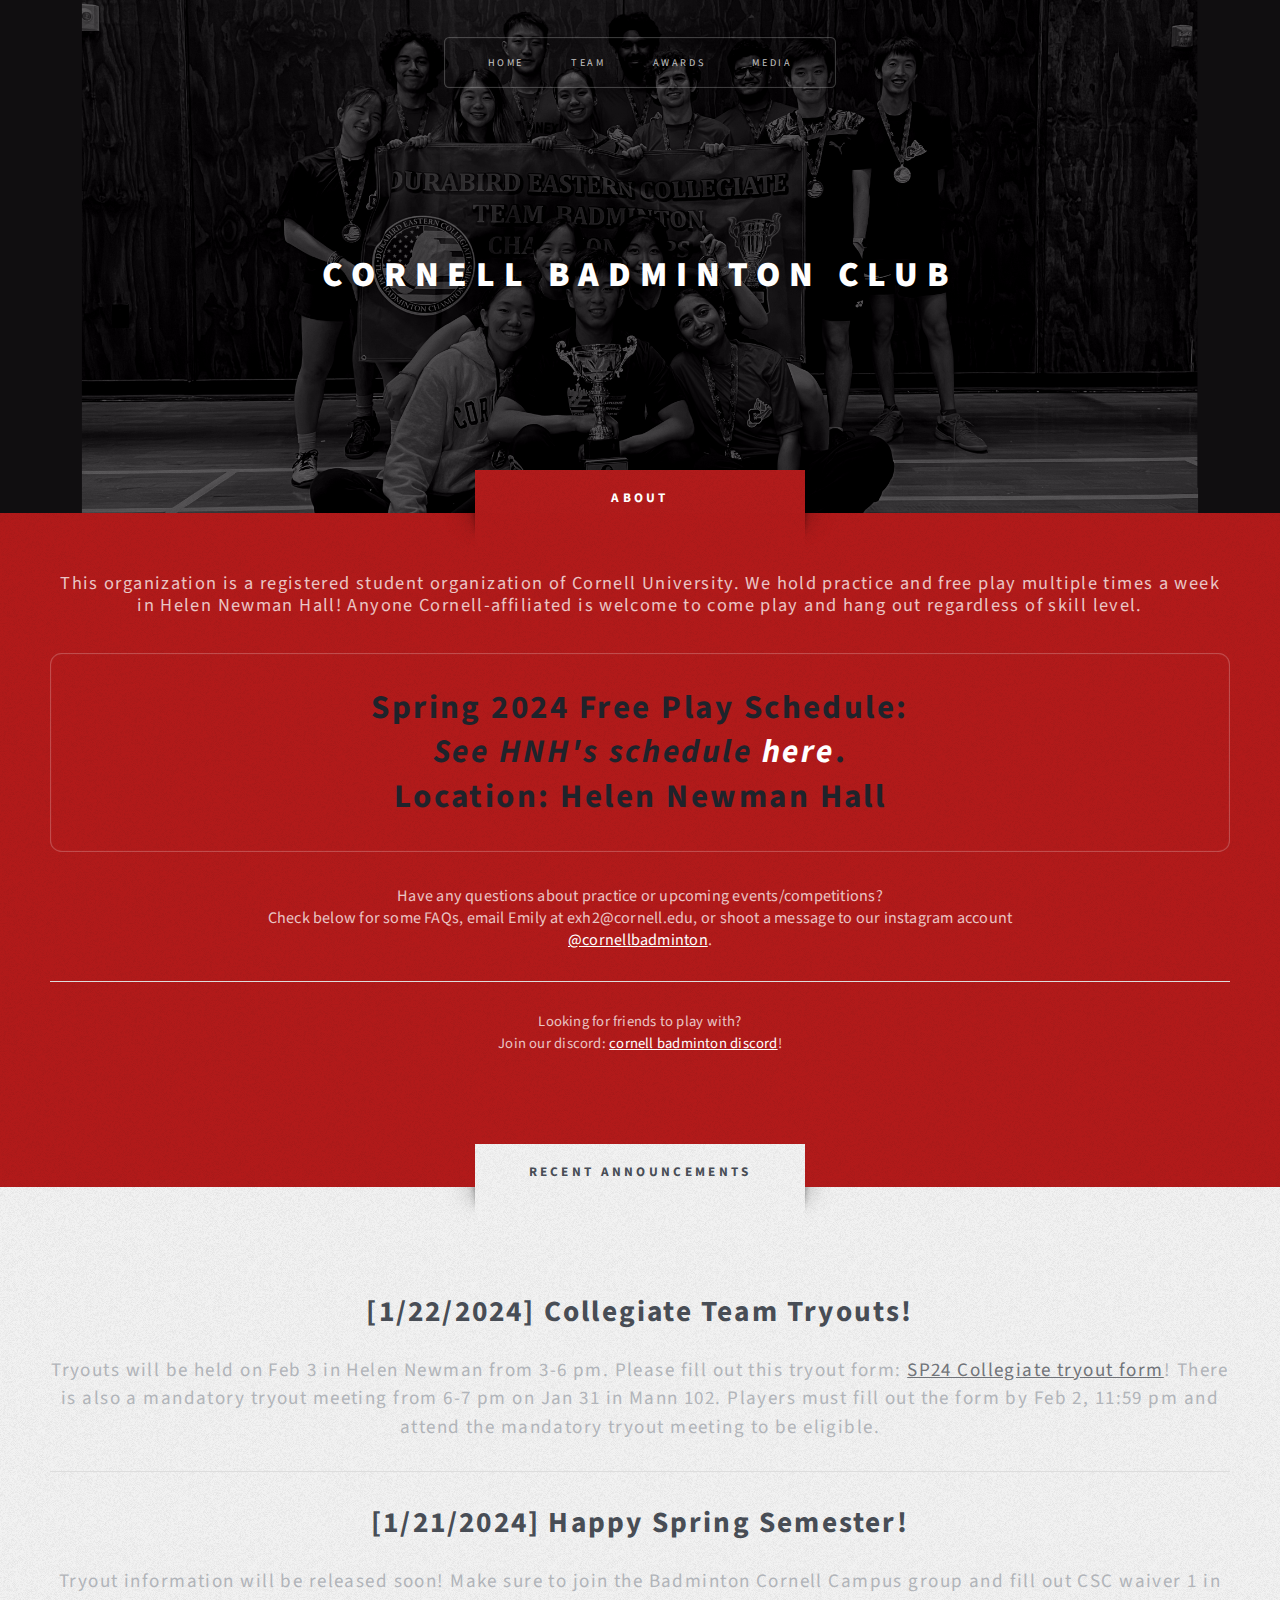
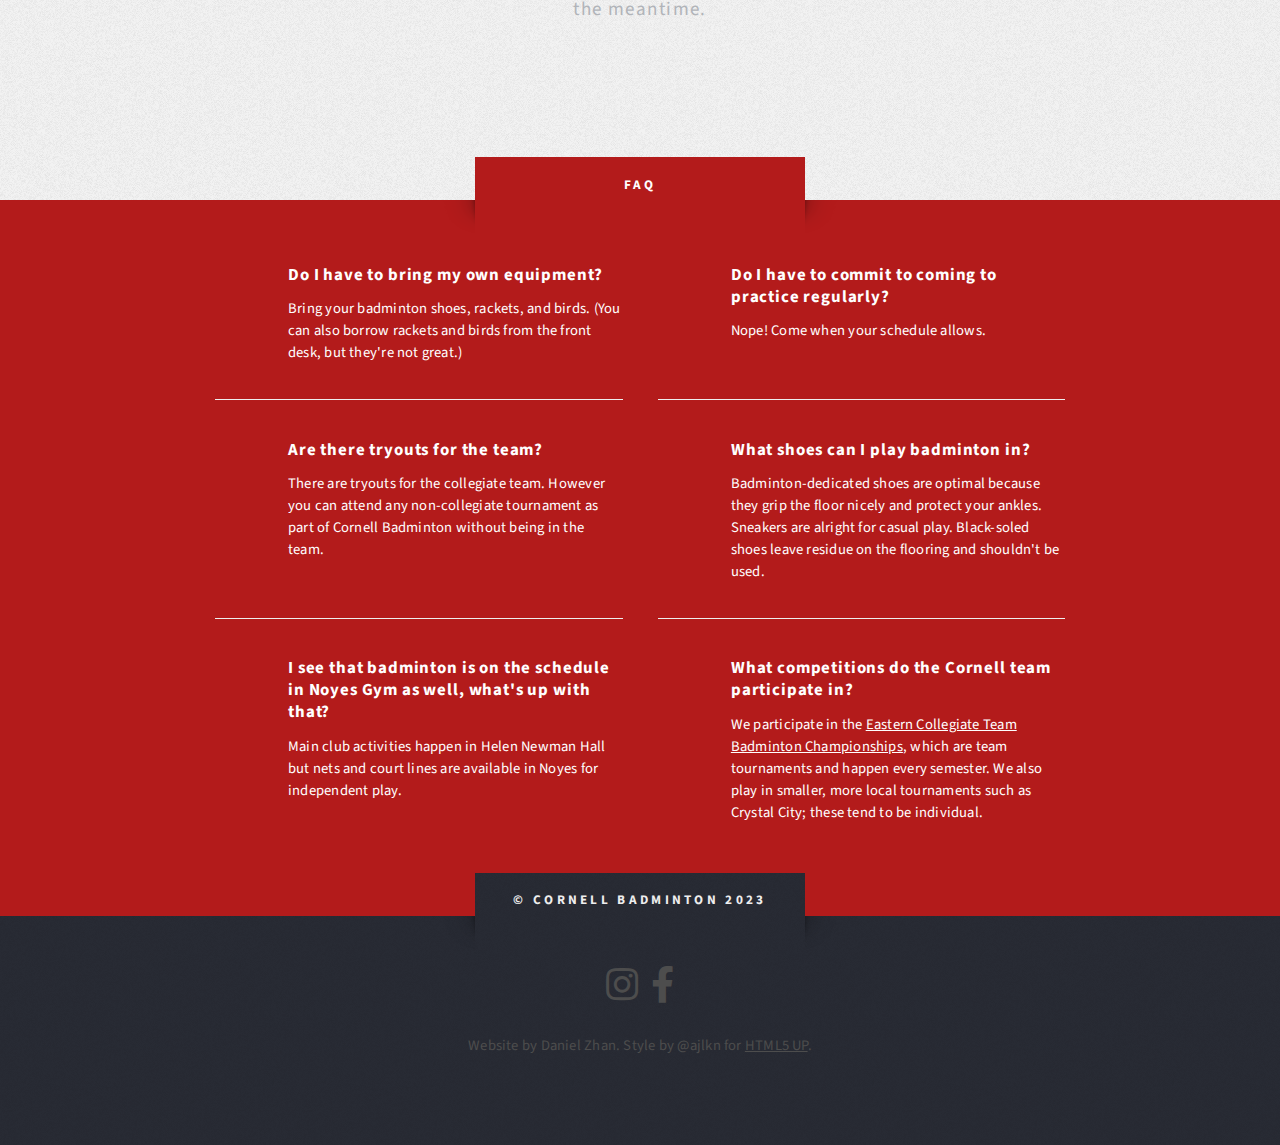
<file: index.html>
<!DOCTYPE HTML>
<html>

<head>
	<title>Cornell Badminton Club</title>
	<link rel="icon" type="image/x-icon" href="/images/favicon.png">
	<meta charset="utf-8" />
	<meta name="viewport" content="width=device-width, initial-scale=1, user-scalable=no" />
	<link rel="stylesheet" href="assets/css/main.css" />

</head>

<body class="homepage is-preload">
	<div id="page-wrapper">

		<!-- Header -->
		<section id="header" class="wrapper">

			<!-- Logo -->
			<div id="logo">
				<h1>Cornell Badminton Club</h1>
			</div>

			<!-- Nav -->
			<nav id="nav">
				<ul>
					<li class="current"><a href="index.html">Home</a></li>
					<li>
						<a href="team.html">Team</a>
						<ul>
							<li><a href="team.html">Current Team</a></li>
							<li><a href="board.html">Board</a></li>
						</ul>
					</li>
					<li><a href="awards.html">Awards</a></li>
					<li><a href="media.html">Media</a></li>
				</ul>
			</nav>

		</section>

		<!-- Intro -->
		<section id="intro" class="wrapper style1">
			<div class="title">About</div>
			<div class="container">
				<p class="style1">This organization is a registered student organization of Cornell University. We hold practice
					and free play multiple times a week in
					Helen Newman Hall! Anyone Cornell-affiliated is welcome to come play
					and hang out regardless of skill level.
				</p>
				<p class="style2">
					<b style="color:#1f232b">Spring 2024 Free Play Schedule:</b><br>
					<em>See HNH's schedule
						<a href='https://recreation.athletics.cornell.edu/hours-facilities/hnh-gym-hours'>here</a></em>.<br>
					Location: Helen Newman Hall<br>

				</p>
				<p class="style3">Have any questions about practice or upcoming events/competitions?
					<br>Check below for some FAQs,
					email Emily at exh2@cornell.edu,
					or shoot a message to our instagram account
					<a href="https://www.instagram.com/cornellbadminton/?hl=en">@cornellbadminton</a>.
				</p>
				<hr>
				<p class="style3"></p>Looking for friends to play with?
				<br>Join our discord:
				<a href="https://discord.com/invite/ET4bBbcQZ7">cornell badminton discord</a>!
				</p>
			</div>
		</section>

		<!-- Main -->
		<section id="main" class="wrapper style3">
			<div class="title">Recent Announcements</div>
			<div class="container">
				<section id="features">
					<header class="style1">
						<h2>[1/22/2024] Collegiate Team Tryouts!
						</h2>
						<p>Tryouts will be held on Feb 3 in Helen Newman from 3-6 pm. Please fill out this tryout form: <a
								href="https://forms.gle/a3gzT2UApTJ5EVps7">SP24 Collegiate tryout form</a>! There is also a mandatory
							tryout meeting from 6-7 pm on Jan 31 in Mann 102. Players must fill out the form by Feb 2, 11:59 pm and
							attend the mandatory tryout meeting to be eligible.
						</p>
						<hr>
						<h2>[1/21/2024] Happy Spring Semester!
						</h2>
						<p>Tryout information will be released soon! Make sure to join the Badminton Cornell Campus group and fill
							out CSC waiver 1 in the meantime.
						</p>
				</section>
			</div>
		</section>

		<!-- Main -->
		<section id="main" class="wrapper style2">
			<div class="title">FAQ</div>
			<div class="container">
				<section id="features">
					<div class="feature-list">
						<div class="row">
							<div class="col-6 col-12-medium">
								<section>
									<h3>Do I have to bring my own equipment?</h3>
									<p>Bring your badminton shoes, rackets, and birds.
										(You can also borrow rackets and birds from the front desk, but they're not great.)
									</p>
								</section>
							</div>
							<div class="col-6 col-12-medium">
								<section>
									<h3>Do I have to commit to coming to practice regularly?</h3>
									<p>Nope! Come when your schedule allows.</p>
								</section>
							</div>
							<div class="col-6 col-12-medium">
								<section>
									<h3>Are there tryouts for the team?</h3>
									<p>There are tryouts for the collegiate team. However
										you can attend any non-collegiate tournament as part of Cornell
										Badminton without being in the team.
									</p>
								</section>

							</div>
							<div class="col-6 col-12-medium">
								<section>
									<h3>What shoes can I play badminton in?</h3>
									<p>Badminton-dedicated shoes are optimal because they grip the floor nicely
										and protect your ankles. Sneakers are alright for casual play. Black-soled
										shoes leave residue on the flooring and shouldn't be used.
									</p>
								</section>
							</div>
							<div class="col-6 col-12-medium">
								<section>
									<h3>I see that badminton is on the schedule in Noyes Gym as well, what's up with that?</h3>
									<p>Main club activities happen in Helen Newman Hall but nets and court lines
										are available in Noyes for independent play.
									</p>
								</section>
							</div>
							<div class="col-6 col-12-medium">
								<section>
									<h3>What competitions do the Cornell team participate in?</h3>
									<p>We participate in the <u>Eastern Collegiate Team Badminton Championships</u>,
										which are team tournaments and happen every semester. We also play in smaller,
										more local tournaments such as Crystal City; these tend to be individual.
									</p>
								</section>
							</div>
						</div>
					</div>
				</section>

			</div>
		</section>

		<!-- Footer -->
		<section id="footer" class="wrapper">
			<div class="title">&copy; Cornell Badminton 2023</div>
			<center>
				<ul class="icons">
					<li><a href="https://www.instagram.com/cornellbadminton/?hl=en" class="icon brands fa-instagram alt"
							style="color:rgb(77, 77, 77); font-size: 2em;"><span class="label">Instagram</span></a></li>
					<li><a href="https://www.facebook.com/BigRedBadminton/" class="icon brands fa-facebook-f alt"
							style="color:rgb(77, 77, 77); font-size: 2em;"><span class="label">Facebook</span></a></li>
				</ul>
				<p style="color:rgb(77, 77, 77);">Website by Daniel Zhan. Style by @ajlkn for <u>HTML5 UP</u>.</p>
			</center>
		</section>

	</div>

	<!-- Scripts -->
	<script src="assets/js/jquery.min.js"></script>
	<script src="assets/js/jquery.dropotron.min.js"></script>
	<script src="assets/js/browser.min.js"></script>
	<script src="assets/js/breakpoints.min.js"></script>
	<script src="assets/js/util.js"></script>
	<script src="assets/js/main.js"></script>

</body>

</html>
</file>
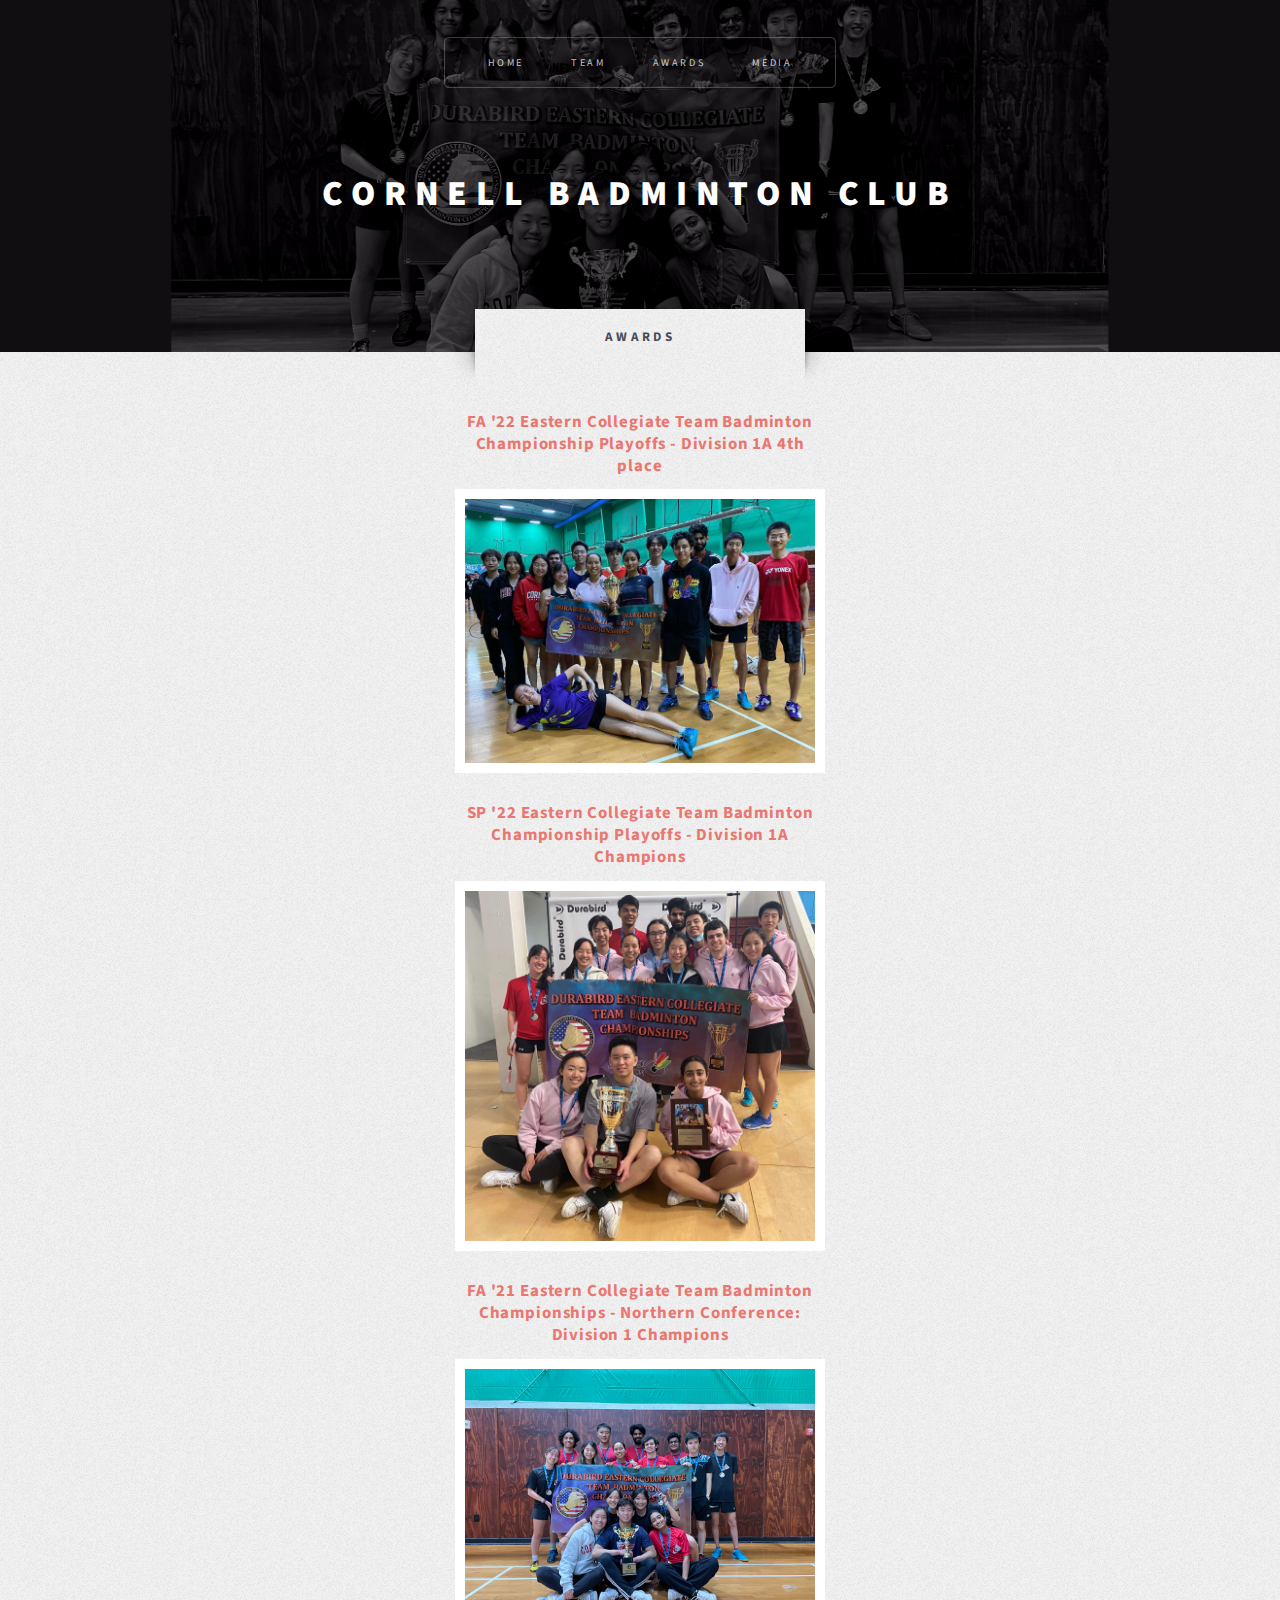
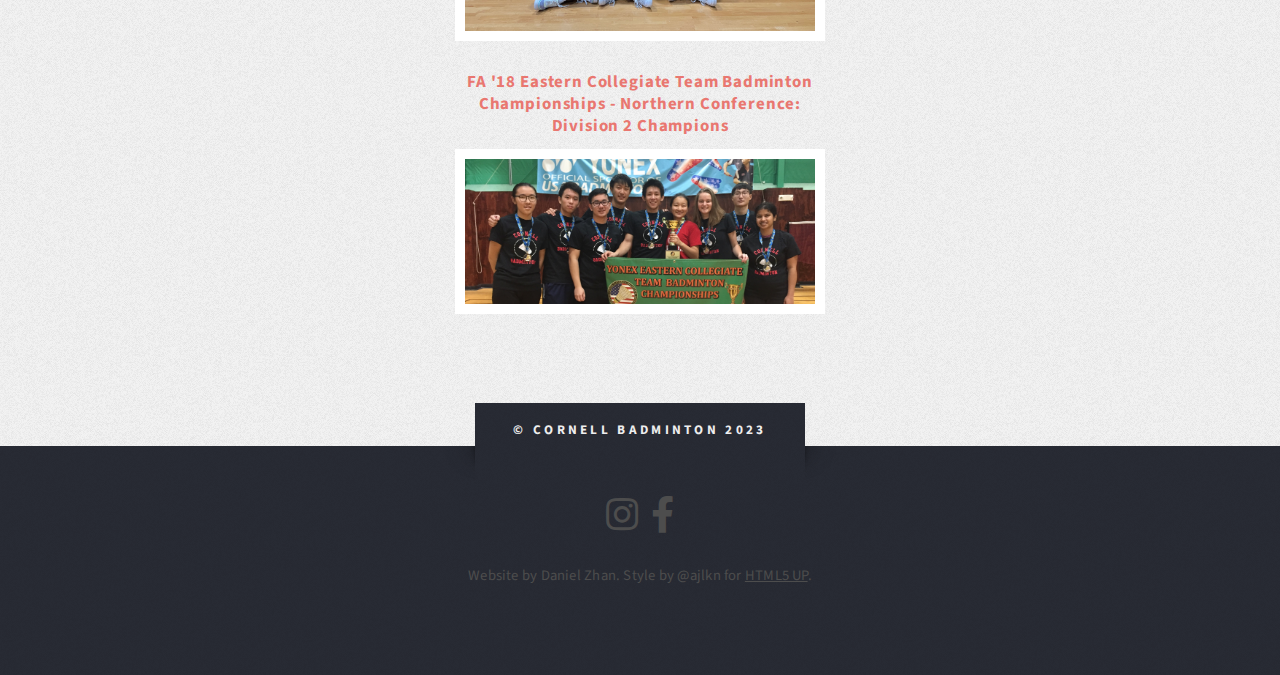
<file: awards.html>
<!DOCTYPE HTML>
<html>
	<head>
		<title>Cornell Badminton Club</title>
		<link rel="icon" type="image/x-icon" href="/images/favicon.png">
		<meta charset="utf-8" />
		<meta name="viewport" content="width=device-width, initial-scale=1, user-scalable=no" />
		<link rel="stylesheet" href="assets/css/main.css" />
	</head>
	<body class="no-sidebar is-preload">
		<div id="page-wrapper">

			<!-- Header -->
			<section id="header" class="wrapper">

				<!-- Logo -->
					<div id="logo">
						<h1>Cornell Badminton Club</h1>
					</div>

				<!-- Nav -->
					<nav id="nav">
						<ul>
							<li class="current"><a href="index.html">Home</a></li>
							<li>
								<a href="team.html">Team</a>
									<ul>
										<li><a href="team.html">Current Team</a></li>
										<li><a href="board.html">Board</a></li>
									</ul>
							</li>
							<li><a href="awards.html">Awards</a></li>
							<li><a href="media.html">Media</a></li>
						</ul>
					</nav>

			</section>

			<!-- Highlights -->
				<section id="highlights" class="wrapper style3">
					<div class="title">Awards</div>
					<div class="container">
						<div class="row aln-center">
							<div class="col-4 col-12-medium">
								<section class="highlight">
									<h3><a href="images/collegiate_fa22.jpg">FA '22 Eastern Collegiate Team Badminton Championship Playoffs
										- Division 1A 4th place
									</a></h3>

									<a href="images/collegiate_fa22.jpg" class="image featured"><img src="images/collegiate_fa22.jpg" alt="FA22 Team" /></a>

									<h3><a href="images/SP22_collegiate_victory.JPG">SP '22 Eastern Collegiate Team Badminton Championship Playoffs
										- Division 1A Champions
									</a></h3>

									<a href="images/SP22_collegiate_victory.JPG" class="image featured"><img src="images/SP22_collegiate_victory.JPG" alt="SP22 Team" /></a>
									
									<h3><a href="images/FA22_collegiate_victory.jpg">FA '21 Eastern Collegiate Team Badminton Championships
										- Northern Conference: Division 1 Champions
									</a></h3>

									<a href="images/FA22_collegiate_victory.jpg" class="image featured"><img src="images/FA22_collegiate_victory.jpg" alt="FA22 Team" /></a>

									<h3><a href="images/FA18_collegiate_victory.JPG">FA '18 Eastern Collegiate Team Badminton Championships
										- Northern Conference: Division 2 Champions
									</a></h3>

									<a href="images/FA18_collegiate_victory.JPG" class="image featured"><img src="images/FA18_collegiate_victory.JPG" alt="FA18 Team" /></a>

								</section>
							</div>
						</div>
					</div>
				</section>

			<!-- Footer -->
			<section id="footer" class="wrapper">
				<div class="title">&copy; Cornell Badminton 2023</div>
				<center>
					<ul class="icons">
						<li><a href="https://www.instagram.com/cornellbadminton/?hl=en" class="icon brands fa-instagram alt" 
						style="color:rgb(77, 77, 77); font-size: 2em;"><span class="label">Instagram</span></a></li>
						<li><a href="https://www.facebook.com/BigRedBadminton/" class="icon brands fa-facebook-f alt" 
						style="color:rgb(77, 77, 77); font-size: 2em;"><span class="label">Facebook</span></a></li>
					</ul>
					<p style="color:rgb(77, 77, 77);">Website by Daniel Zhan. Style by @ajlkn for <u>HTML5 UP</u>.</p>
				</center>
			</section>

		</div>

		<!-- Scripts -->
			<script src="assets/js/jquery.min.js"></script>
			<script src="assets/js/jquery.dropotron.min.js"></script>
			<script src="assets/js/browser.min.js"></script>
			<script src="assets/js/breakpoints.min.js"></script>
			<script src="assets/js/util.js"></script>
			<script src="assets/js/main.js"></script>

	</body>
</html>
</file>
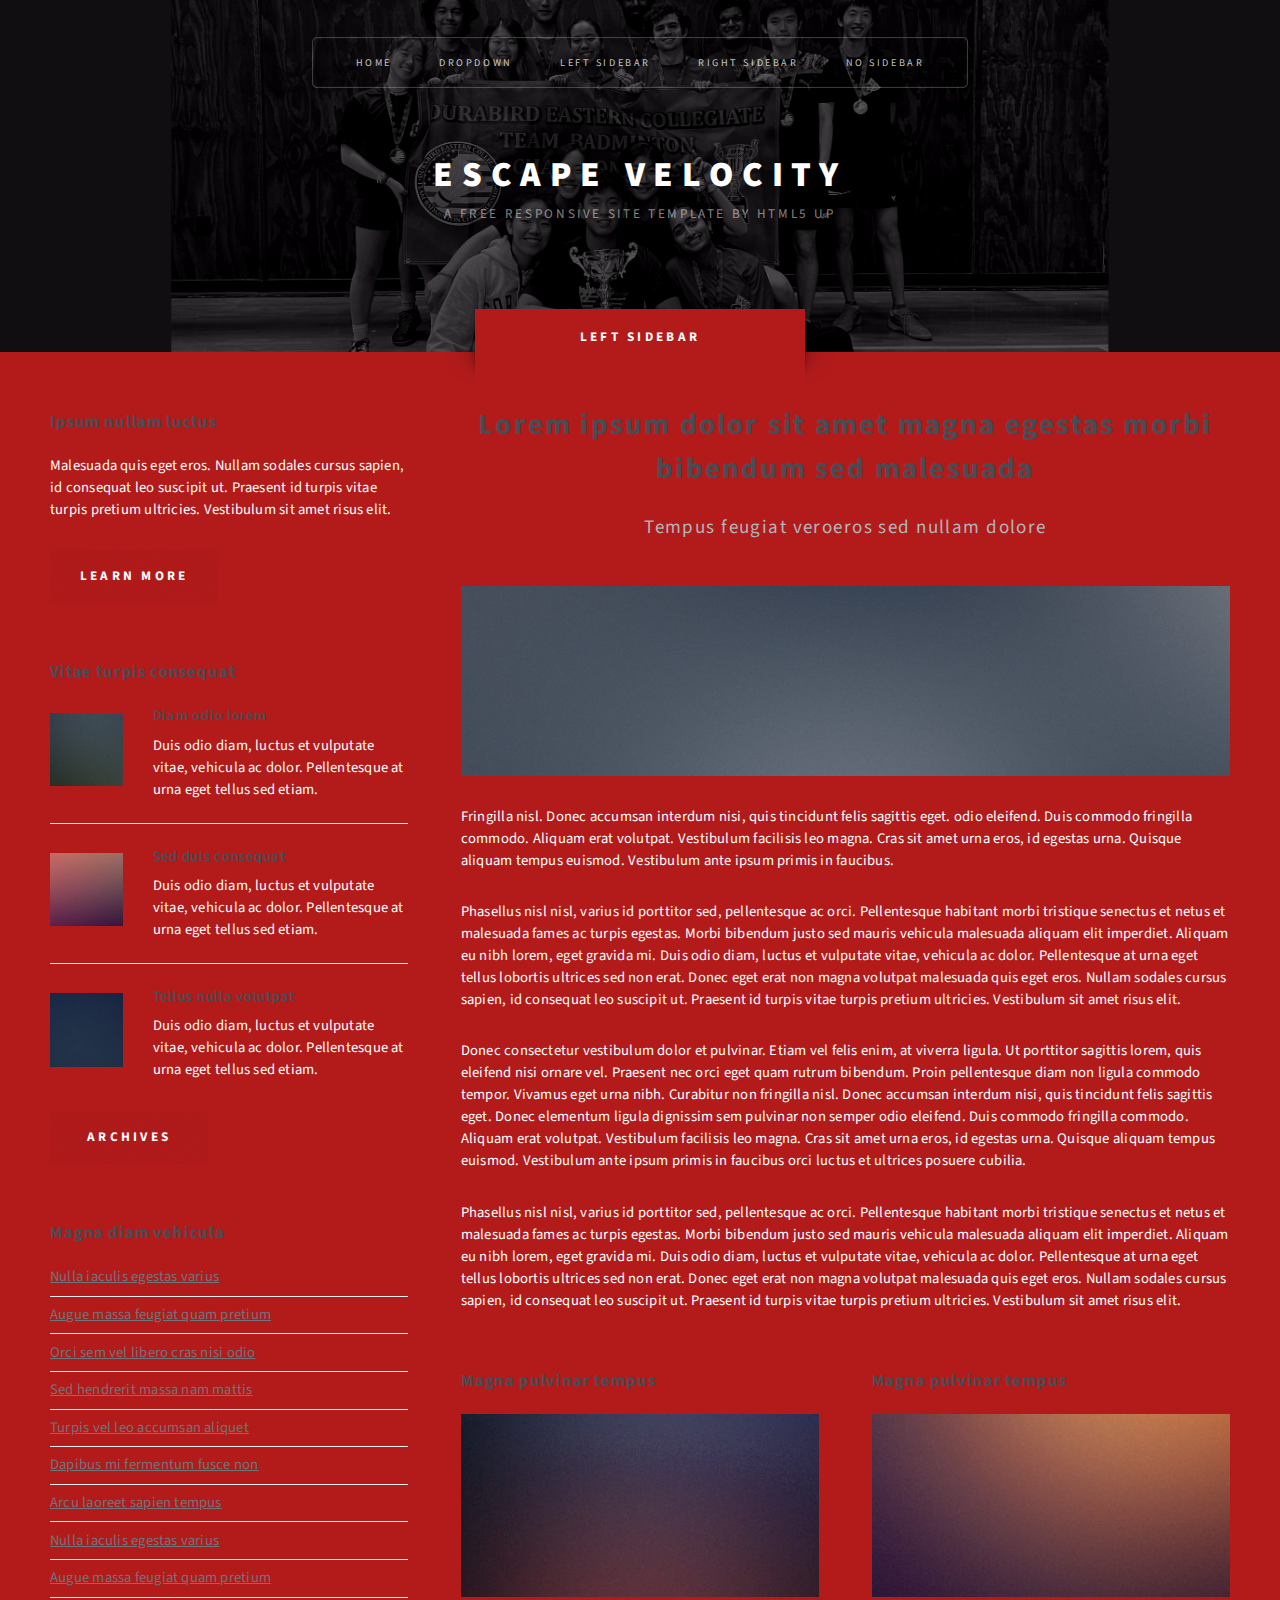
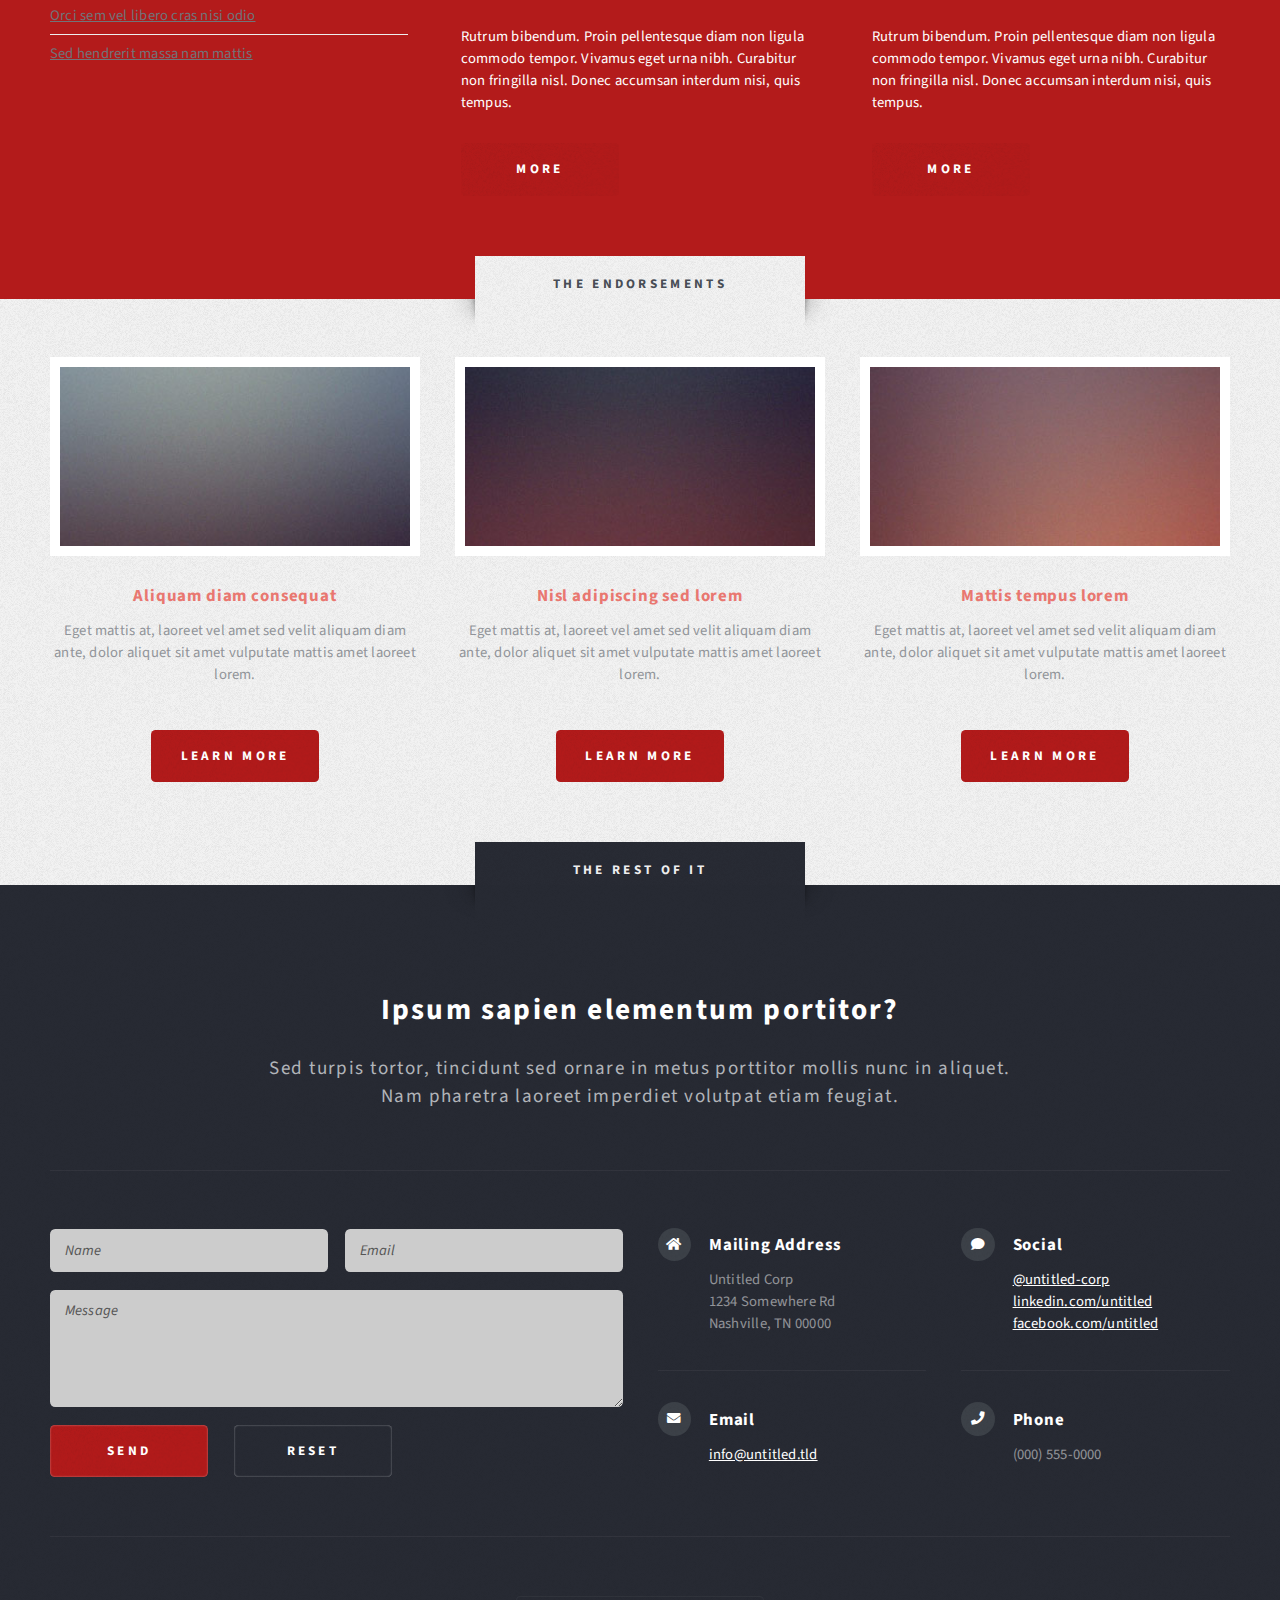
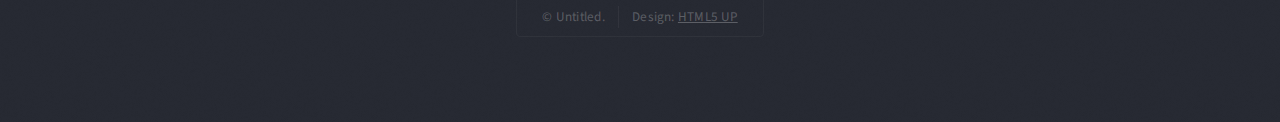
<file: left-sidebar.html>
<!DOCTYPE HTML>
<!--
	Escape Velocity by HTML5 UP
	html5up.net | @ajlkn
	Free for personal and commercial use under the CCA 3.0 license (html5up.net/license)
-->
<html>
	<head>
		<title>Left Sidebar - Escape Velocity by HTML5 UP</title>
		<meta charset="utf-8" />
		<meta name="viewport" content="width=device-width, initial-scale=1, user-scalable=no" />
		<link rel="stylesheet" href="assets/css/main.css" />
	</head>
	<body class="left-sidebar is-preload">
		<div id="page-wrapper">

			<!-- Header -->
				<section id="header" class="wrapper">

					<!-- Logo -->
						<div id="logo">
							<h1><a href="index.html">Escape Velocity</a></h1>
							<p>A free responsive site template by HTML5 UP</p>
						</div>

					<!-- Nav -->
						<nav id="nav">
							<ul>
								<li><a href="index.html">Home</a></li>
								<li>
									<a href="#">Dropdown</a>
									<ul>
										<li><a href="#">Lorem ipsum</a></li>
										<li><a href="#">Magna veroeros</a></li>
										<li><a href="#">Etiam nisl</a></li>
										<li>
											<a href="#">Sed consequat</a>
											<ul>
												<li><a href="#">Lorem dolor</a></li>
												<li><a href="#">Amet consequat</a></li>
												<li><a href="#">Magna phasellus</a></li>
												<li><a href="#">Etiam nisl</a></li>
												<li><a href="#">Sed feugiat</a></li>
											</ul>
										</li>
										<li><a href="#">Nisl tempus</a></li>
									</ul>
								</li>
								<li class="current"><a href="left-sidebar.html">Left Sidebar</a></li>
								<li><a href="right-sidebar.html">Right Sidebar</a></li>
								<li><a href="no-sidebar.html">No Sidebar</a></li>
							</ul>
						</nav>

				</section>

			<!-- Main -->
				<section id="main" class="wrapper style2">
					<div class="title">Left Sidebar</div>
					<div class="container">
						<div class="row gtr-150">
							<div class="col-4 col-12-medium">

								<!-- Sidebar -->
									<div id="sidebar">
										<section class="box">
											<header>
												<h2>Ipsum nullam luctus</h2>
											</header>
											<p>Malesuada quis eget eros. Nullam sodales cursus sapien, id consequat
											leo suscipit ut. Praesent id turpis vitae turpis pretium ultricies. Vestibulum sit
											amet risus elit.</p>
											<a href="#" class="button style1">Learn More</a>
										</section>
										<section class="box">
											<header>
												<h2>Vitae turpis consequat</h2>
											</header>
											<ul class="style2">
												<li>
													<article class="box post-excerpt">
														<a href="#" class="image left"><img src="images/pic08.jpg" alt="" /></a>
														<h3><a href="#">Diam odio lorem</a></h3>
														<p>Duis odio diam, luctus et vulputate vitae, vehicula ac dolor. Pellentesque at urna eget tellus sed etiam.</p>
													</article>
												</li>
												<li>
													<article class="box post-excerpt">
														<a href="#" class="image left"><img src="images/pic09.jpg" alt="" /></a>
														<h3><a href="#">Sed duis consequat</a></h3>
														<p>Duis odio diam, luctus et vulputate vitae, vehicula ac dolor. Pellentesque at urna eget tellus sed etiam.</p>
													</article>
												</li>
												<li>
													<article class="box post-excerpt">
														<a href="#" class="image left"><img src="images/pic10.jpg" alt="" /></a>
														<h3><a href="#">Tellus nulla volutpat</a></h3>
														<p>Duis odio diam, luctus et vulputate vitae, vehicula ac dolor. Pellentesque at urna eget tellus sed etiam.</p>
													</article>
												</li>
											</ul>
											<a href="#" class="button style1">Archives</a>
										</section>
										<section class="box">
											<header>
												<h2>Magna diam vehicula</h2>
											</header>
											<ul class="style3">
												<li><a href="#">Nulla iaculis egestas varius</a></li>
												<li><a href="#">Augue massa feugiat quam pretium</a></li>
												<li><a href="#">Orci sem vel libero cras nisi odio</a></li>
												<li><a href="#">Sed hendrerit massa nam mattis</a></li>
												<li><a href="#">Turpis vel leo accumsan aliquet</a></li>
												<li><a href="#">Dapibus mi fermentum fusce non</a></li>
												<li><a href="#">Arcu laoreet sapien tempus</a></li>
												<li><a href="#">Nulla iaculis egestas varius</a></li>
												<li><a href="#">Augue massa feugiat quam pretium</a></li>
												<li><a href="#">Orci sem vel libero cras nisi odio</a></li>
												<li><a href="#">Sed hendrerit massa nam mattis</a></li>
											</ul>
										</section>
									</div>

							</div>
							<div class="col-8 col-12-medium imp-medium">

								<!-- Content -->
									<div id="content">
										<article class="box post">
											<header class="style1">
												<h2>Lorem ipsum dolor sit amet magna egestas morbi bibendum sed malesuada</h2>
												<p>Tempus feugiat veroeros sed nullam dolore</p>
											</header>
											<a href="#" class="image featured">
												<img src="images/pic01.jpg" alt="" />
											</a>
											<p>Fringilla nisl. Donec accumsan interdum nisi, quis tincidunt felis sagittis eget.
											odio eleifend. Duis commodo fringilla commodo. Aliquam erat volutpat. Vestibulum
											facilisis leo magna. Cras sit amet urna eros, id egestas urna. Quisque aliquam
											tempus euismod. Vestibulum ante ipsum primis in faucibus.</p>
											<p>Phasellus nisl nisl, varius id porttitor sed, pellentesque ac orci. Pellentesque
											habitant morbi tristique senectus et netus et malesuada fames ac turpis egestas. Morbi
											bibendum justo sed mauris vehicula malesuada aliquam elit imperdiet. Aliquam eu nibh
											lorem, eget gravida mi. Duis odio diam, luctus et vulputate vitae, vehicula ac dolor.
											Pellentesque at urna eget tellus lobortis ultrices sed non erat. Donec eget erat non
											magna volutpat malesuada quis eget eros. Nullam sodales cursus sapien, id consequat
											leo suscipit ut. Praesent id turpis vitae turpis pretium ultricies. Vestibulum sit
											amet risus elit.</p>
											<p>Donec consectetur vestibulum dolor et pulvinar. Etiam vel felis enim, at viverra
											ligula. Ut porttitor sagittis lorem, quis eleifend nisi ornare vel. Praesent nec orci
											eget quam rutrum bibendum. Proin pellentesque diam non ligula commodo tempor. Vivamus
											eget urna nibh. Curabitur non fringilla nisl. Donec accumsan interdum nisi, quis
											tincidunt felis sagittis eget. Donec elementum ligula dignissim sem pulvinar non semper
											odio eleifend. Duis commodo fringilla commodo. Aliquam erat volutpat. Vestibulum
											facilisis leo magna. Cras sit amet urna eros, id egestas urna. Quisque aliquam
											tempus euismod. Vestibulum ante ipsum primis in faucibus orci luctus et ultrices
											posuere cubilia.</p>
											<p>Phasellus nisl nisl, varius id porttitor sed, pellentesque ac orci. Pellentesque
											habitant morbi tristique senectus et netus et malesuada fames ac turpis egestas. Morbi
											bibendum justo sed mauris vehicula malesuada aliquam elit imperdiet. Aliquam eu nibh
											lorem, eget gravida mi. Duis odio diam, luctus et vulputate vitae, vehicula ac dolor.
											Pellentesque at urna eget tellus lobortis ultrices sed non erat. Donec eget erat non
											magna volutpat malesuada quis eget eros. Nullam sodales cursus sapien, id consequat
											leo suscipit ut. Praesent id turpis vitae turpis pretium ultricies. Vestibulum sit
											amet risus elit.</p>
										</article>
										<div class="row gtr-150">
											<div class="col-6 col-12-small">
												<section class="box">
													<header>
														<h2>Magna pulvinar tempus</h2>
													</header>
													<a href="#" class="image featured"><img src="images/pic05.jpg" alt="" /></a>
													<p>Rutrum bibendum. Proin pellentesque diam non ligula commodo tempor. Vivamus
													eget urna nibh. Curabitur non fringilla nisl. Donec accumsan interdum nisi, quis
													tempus.</p>
													<a href="#" class="button style1">More</a>
												</section>
											</div>
											<div class="col-6 col-12-small">
												<section class="box">
													<header>
														<h2>Magna pulvinar tempus</h2>
													</header>
													<a href="#" class="image featured"><img src="images/pic06.jpg" alt="" /></a>
													<p>Rutrum bibendum. Proin pellentesque diam non ligula commodo tempor. Vivamus
													eget urna nibh. Curabitur non fringilla nisl. Donec accumsan interdum nisi, quis
													tempus.</p>
													<a href="#" class="button style1">More</a>
												</section>
											</div>
										</div>
									</div>

							</div>
						</div>
					</div>
				</section>

			<!-- Highlights -->
				<section id="highlights" class="wrapper style3">
					<div class="title">The Endorsements</div>
					<div class="container">
						<div class="row aln-center">
							<div class="col-4 col-12-medium">
								<section class="highlight">
									<a href="#" class="image featured"><img src="images/pic02.jpg" alt="" /></a>
									<h3><a href="#">Aliquam diam consequat</a></h3>
									<p>Eget mattis at, laoreet vel amet sed velit aliquam diam ante, dolor aliquet sit amet vulputate mattis amet laoreet lorem.</p>
									<ul class="actions">
										<li><a href="#" class="button style1">Learn More</a></li>
									</ul>
								</section>
							</div>
							<div class="col-4 col-12-medium">
								<section class="highlight">
									<a href="#" class="image featured"><img src="images/pic03.jpg" alt="" /></a>
									<h3><a href="#">Nisl adipiscing sed lorem</a></h3>
									<p>Eget mattis at, laoreet vel amet sed velit aliquam diam ante, dolor aliquet sit amet vulputate mattis amet laoreet lorem.</p>
									<ul class="actions">
										<li><a href="#" class="button style1">Learn More</a></li>
									</ul>
								</section>
							</div>
							<div class="col-4 col-12-medium">
								<section class="highlight">
									<a href="#" class="image featured"><img src="images/pic04.jpg" alt="" /></a>
									<h3><a href="#">Mattis tempus lorem</a></h3>
									<p>Eget mattis at, laoreet vel amet sed velit aliquam diam ante, dolor aliquet sit amet vulputate mattis amet laoreet lorem.</p>
									<ul class="actions">
										<li><a href="#" class="button style1">Learn More</a></li>
									</ul>
								</section>
							</div>
						</div>
					</div>
				</section>

			<!-- Footer -->
				<section id="footer" class="wrapper">
					<div class="title">The Rest Of It</div>
					<div class="container">
						<header class="style1">
							<h2>Ipsum sapien elementum portitor?</h2>
							<p>
								Sed turpis tortor, tincidunt sed ornare in metus porttitor mollis nunc in aliquet.<br />
								Nam pharetra laoreet imperdiet volutpat etiam feugiat.
							</p>
						</header>
						<div class="row">
							<div class="col-6 col-12-medium">

								<!-- Contact Form -->
									<section>
										<form method="post" action="#">
											<div class="row gtr-50">
												<div class="col-6 col-12-small">
													<input type="text" name="name" id="contact-name" placeholder="Name" />
												</div>
												<div class="col-6 col-12-small">
													<input type="text" name="email" id="contact-email" placeholder="Email" />
												</div>
												<div class="col-12">
													<textarea name="message" id="contact-message" placeholder="Message" rows="4"></textarea>
												</div>
												<div class="col-12">
													<ul class="actions">
														<li><input type="submit" class="style1" value="Send" /></li>
														<li><input type="reset" class="style2" value="Reset" /></li>
													</ul>
												</div>
											</div>
										</form>
									</section>

							</div>
							<div class="col-6 col-12-medium">

								<!-- Contact -->
									<section class="feature-list small">
										<div class="row">
											<div class="col-6 col-12-small">
												<section>
													<h3 class="icon solid fa-home">Mailing Address</h3>
													<p>
														Untitled Corp<br />
														1234 Somewhere Rd<br />
														Nashville, TN 00000
													</p>
												</section>
											</div>
											<div class="col-6 col-12-small">
												<section>
													<h3 class="icon solid fa-comment">Social</h3>
													<p>
														<a href="#">@untitled-corp</a><br />
														<a href="#">linkedin.com/untitled</a><br />
														<a href="#">facebook.com/untitled</a>
													</p>
												</section>
											</div>
											<div class="col-6 col-12-small">
												<section>
													<h3 class="icon solid fa-envelope">Email</h3>
													<p>
														<a href="#">info@untitled.tld</a>
													</p>
												</section>
											</div>
											<div class="col-6 col-12-small">
												<section>
													<h3 class="icon solid fa-phone">Phone</h3>
													<p>
														(000) 555-0000
													</p>
												</section>
											</div>
										</div>
									</section>

							</div>
						</div>
						<div id="copyright">
							<ul>
								<li>&copy; Untitled.</li><li>Design: <a href="http://html5up.net">HTML5 UP</a></li>
							</ul>
						</div>
					</div>
				</section>

		</div>

		<!-- Scripts -->
			<script src="assets/js/jquery.min.js"></script>
			<script src="assets/js/jquery.dropotron.min.js"></script>
			<script src="assets/js/browser.min.js"></script>
			<script src="assets/js/breakpoints.min.js"></script>
			<script src="assets/js/util.js"></script>
			<script src="assets/js/main.js"></script>

	</body>
</html>
</file>
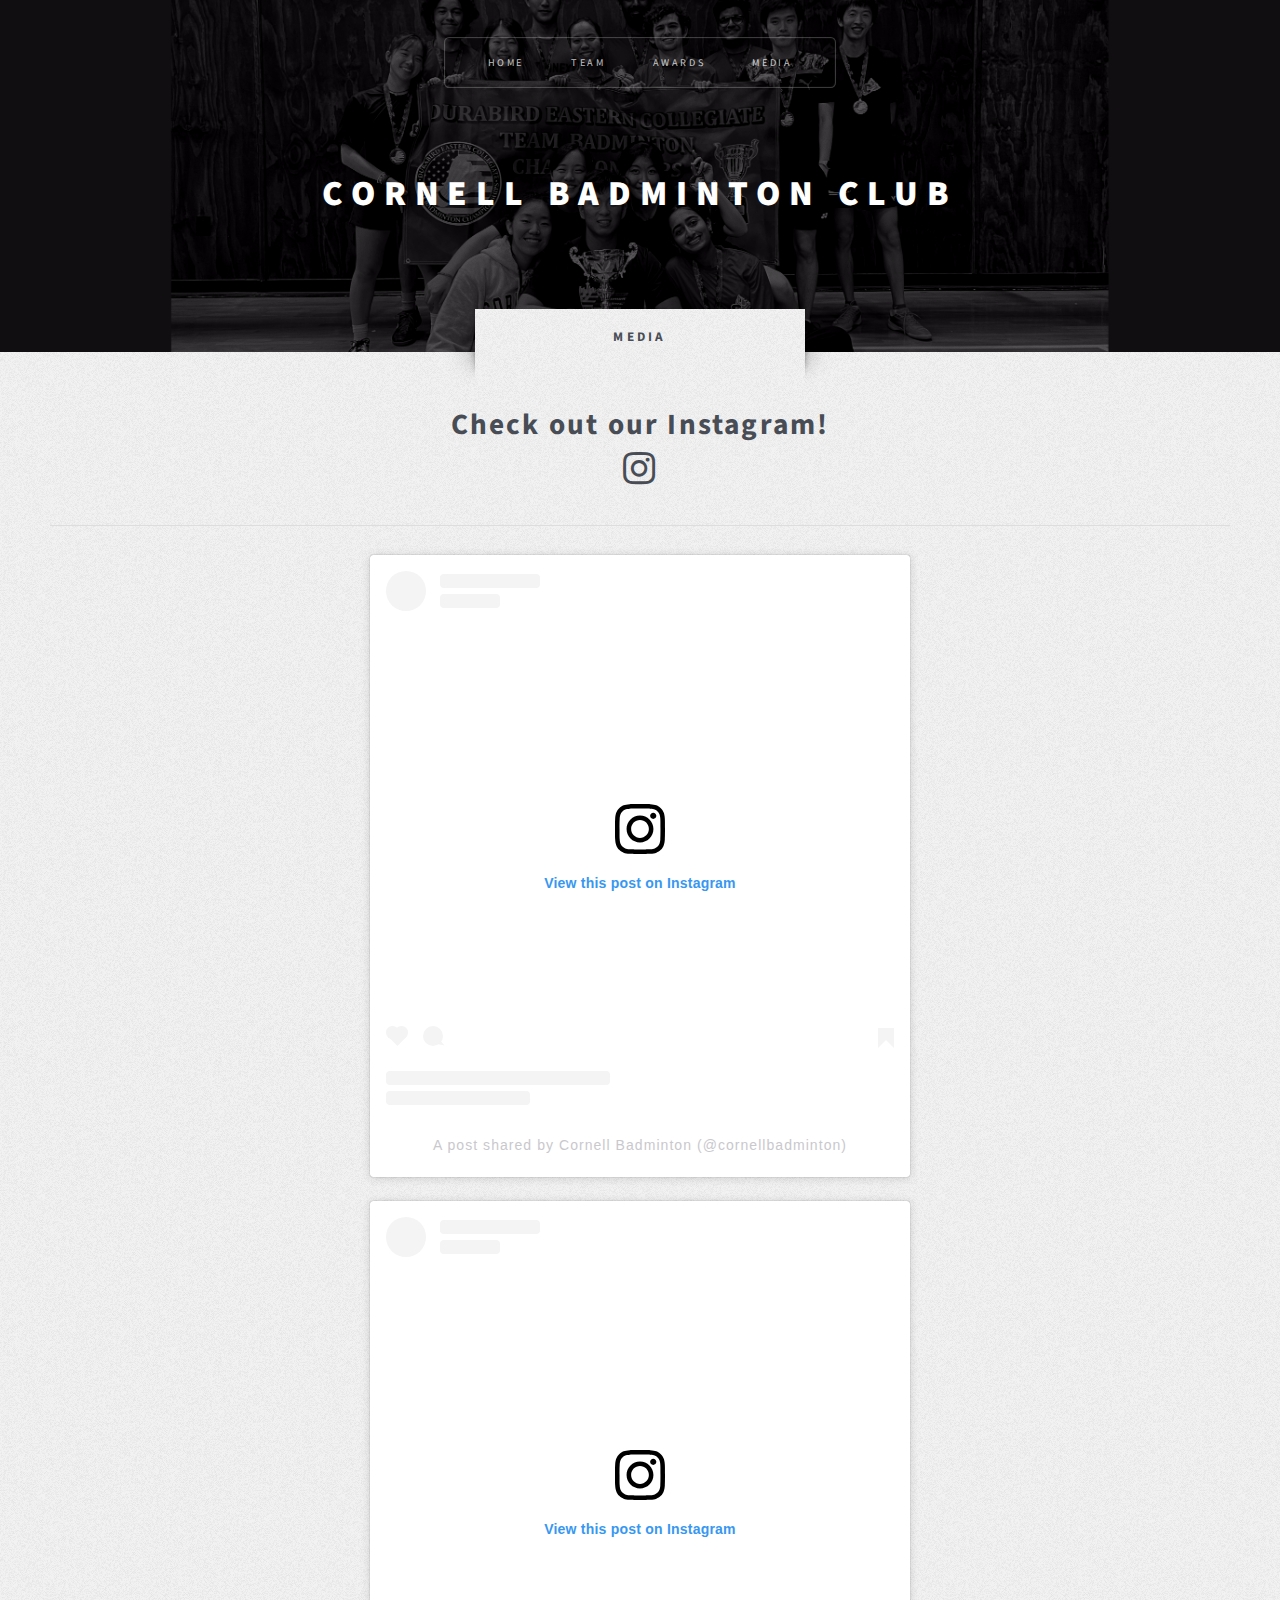
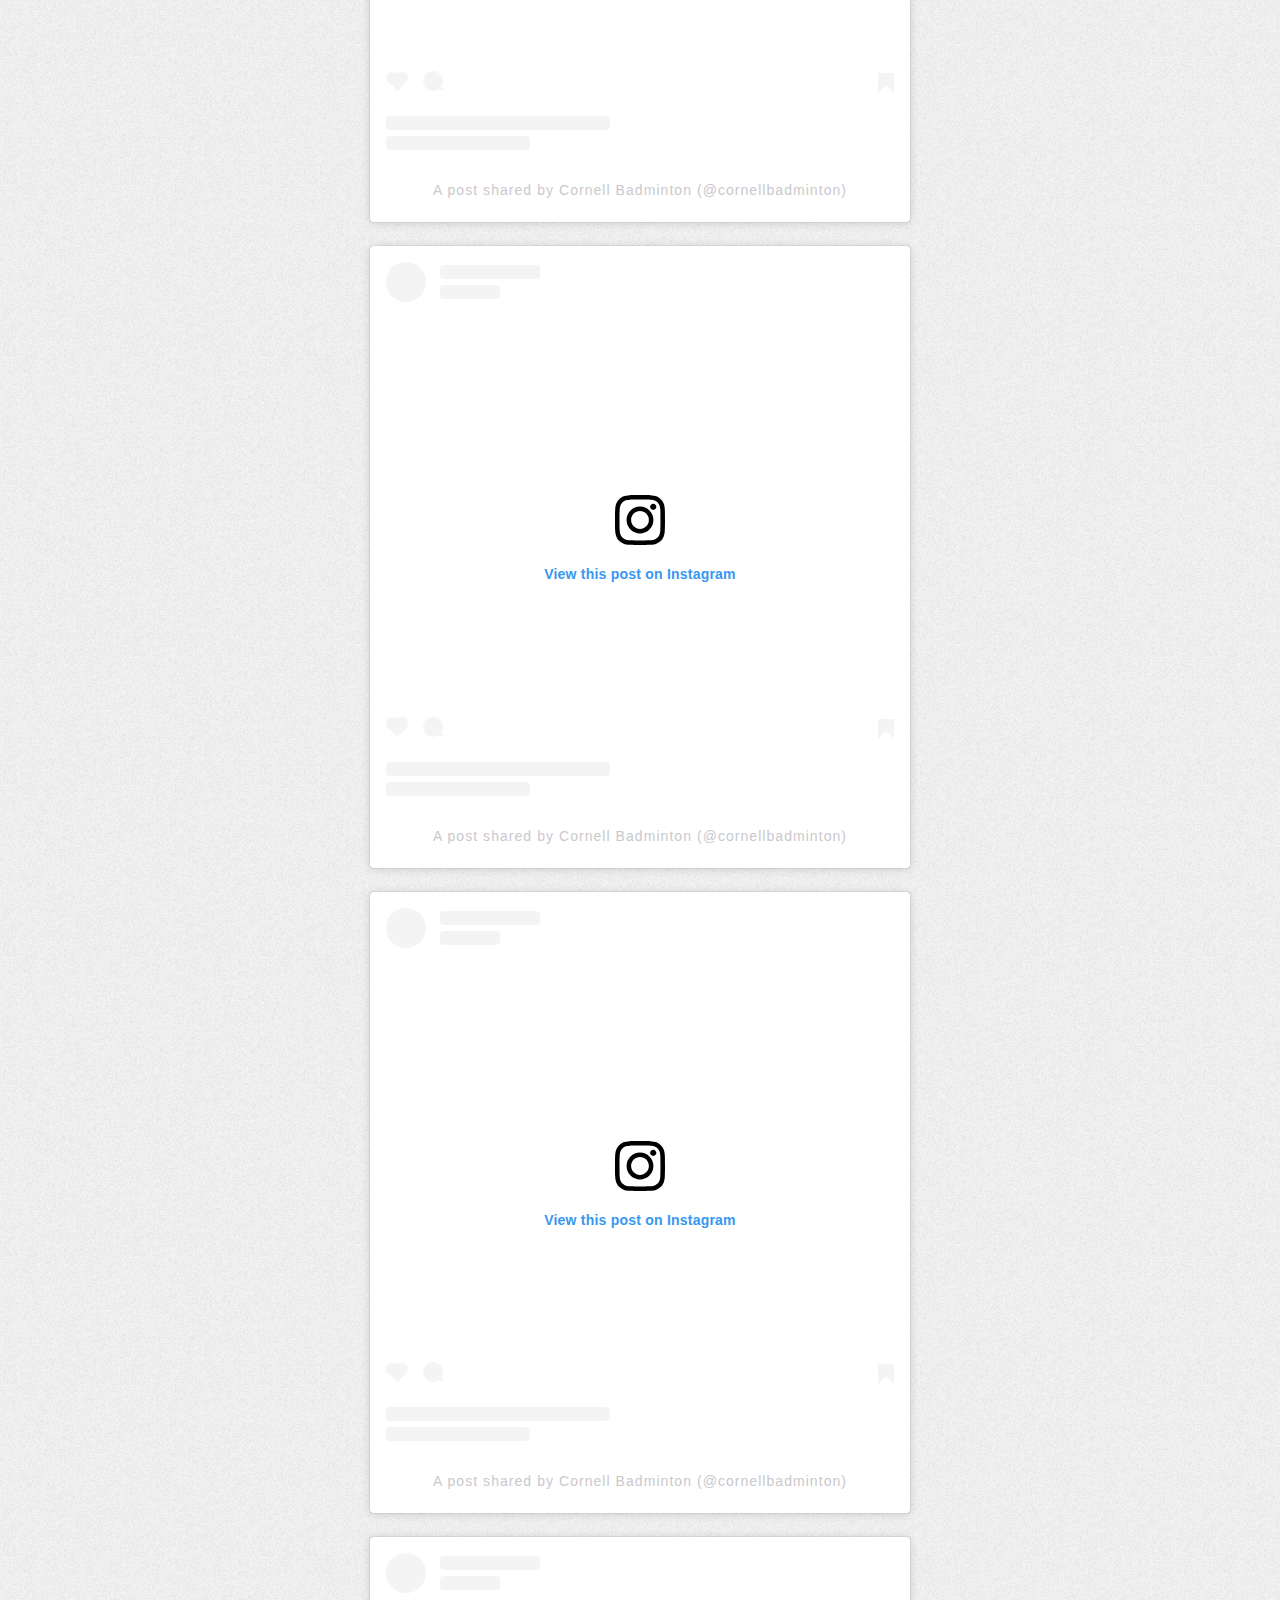
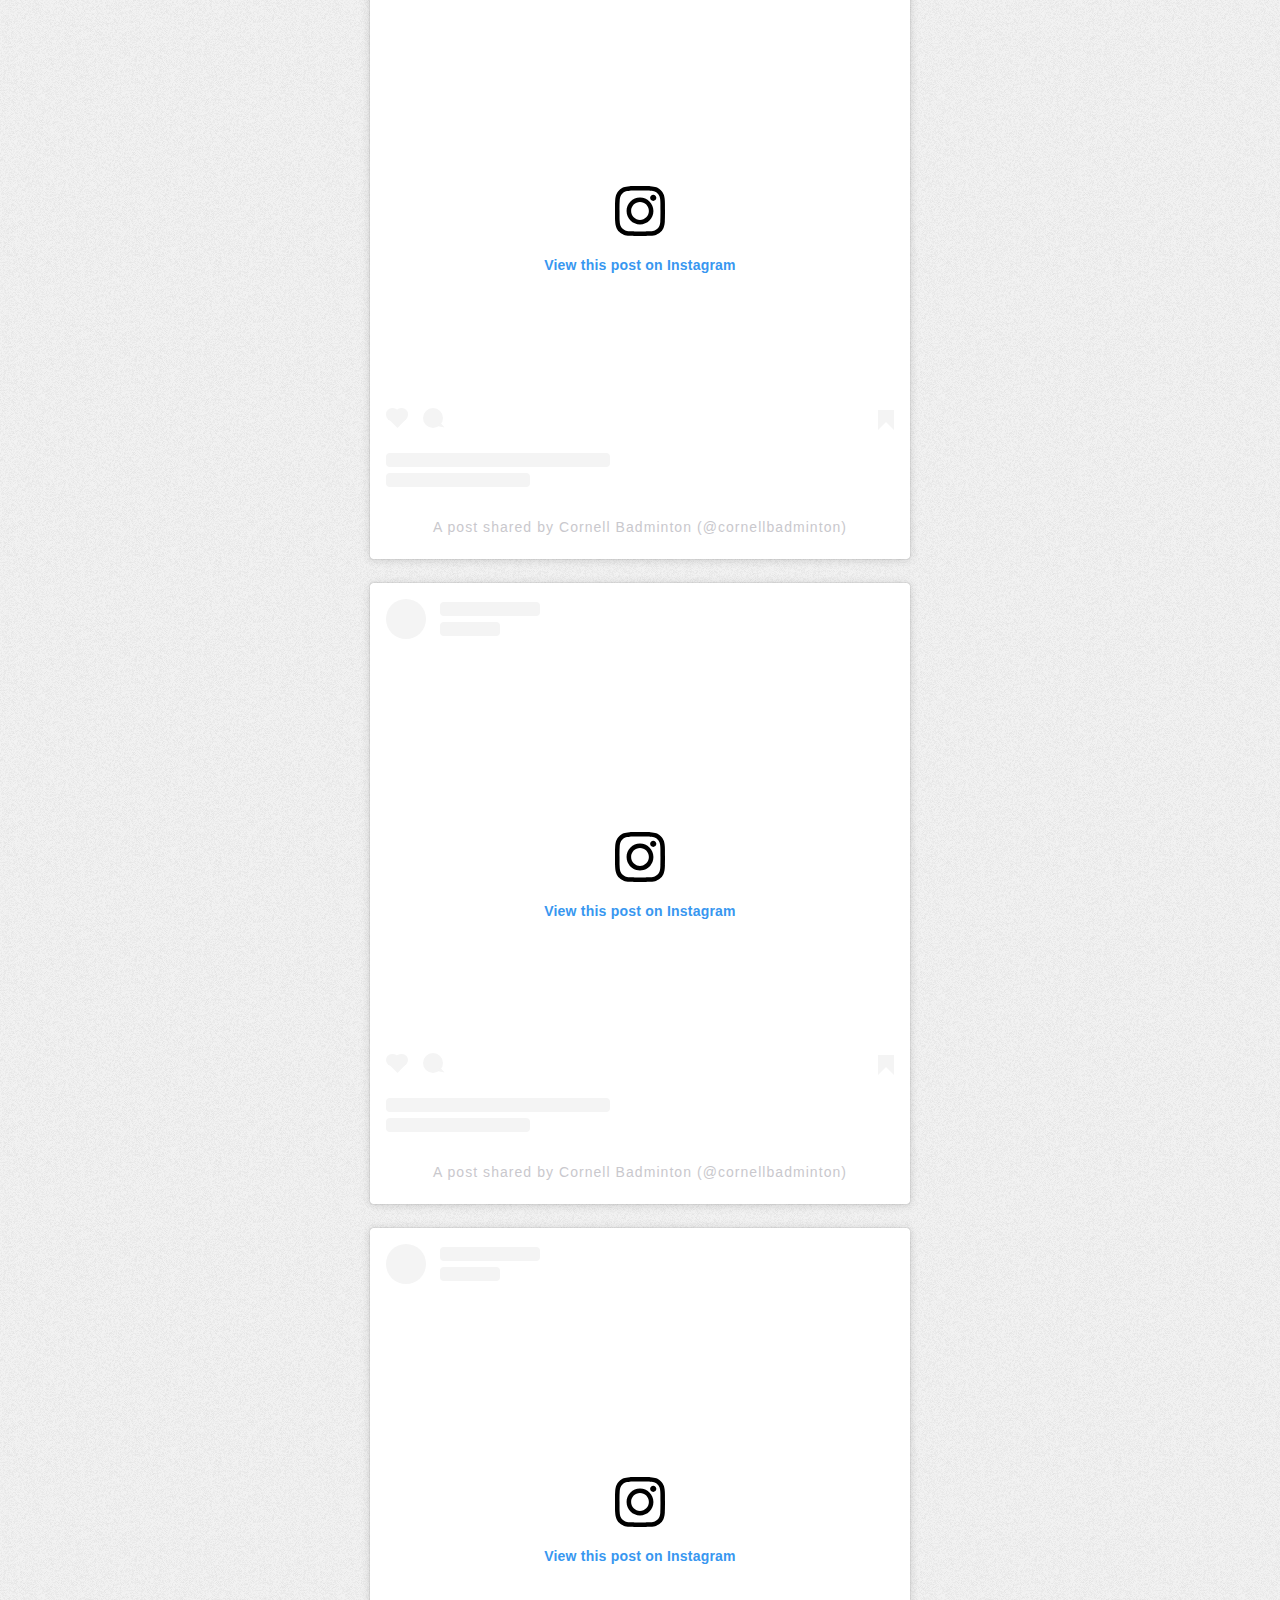
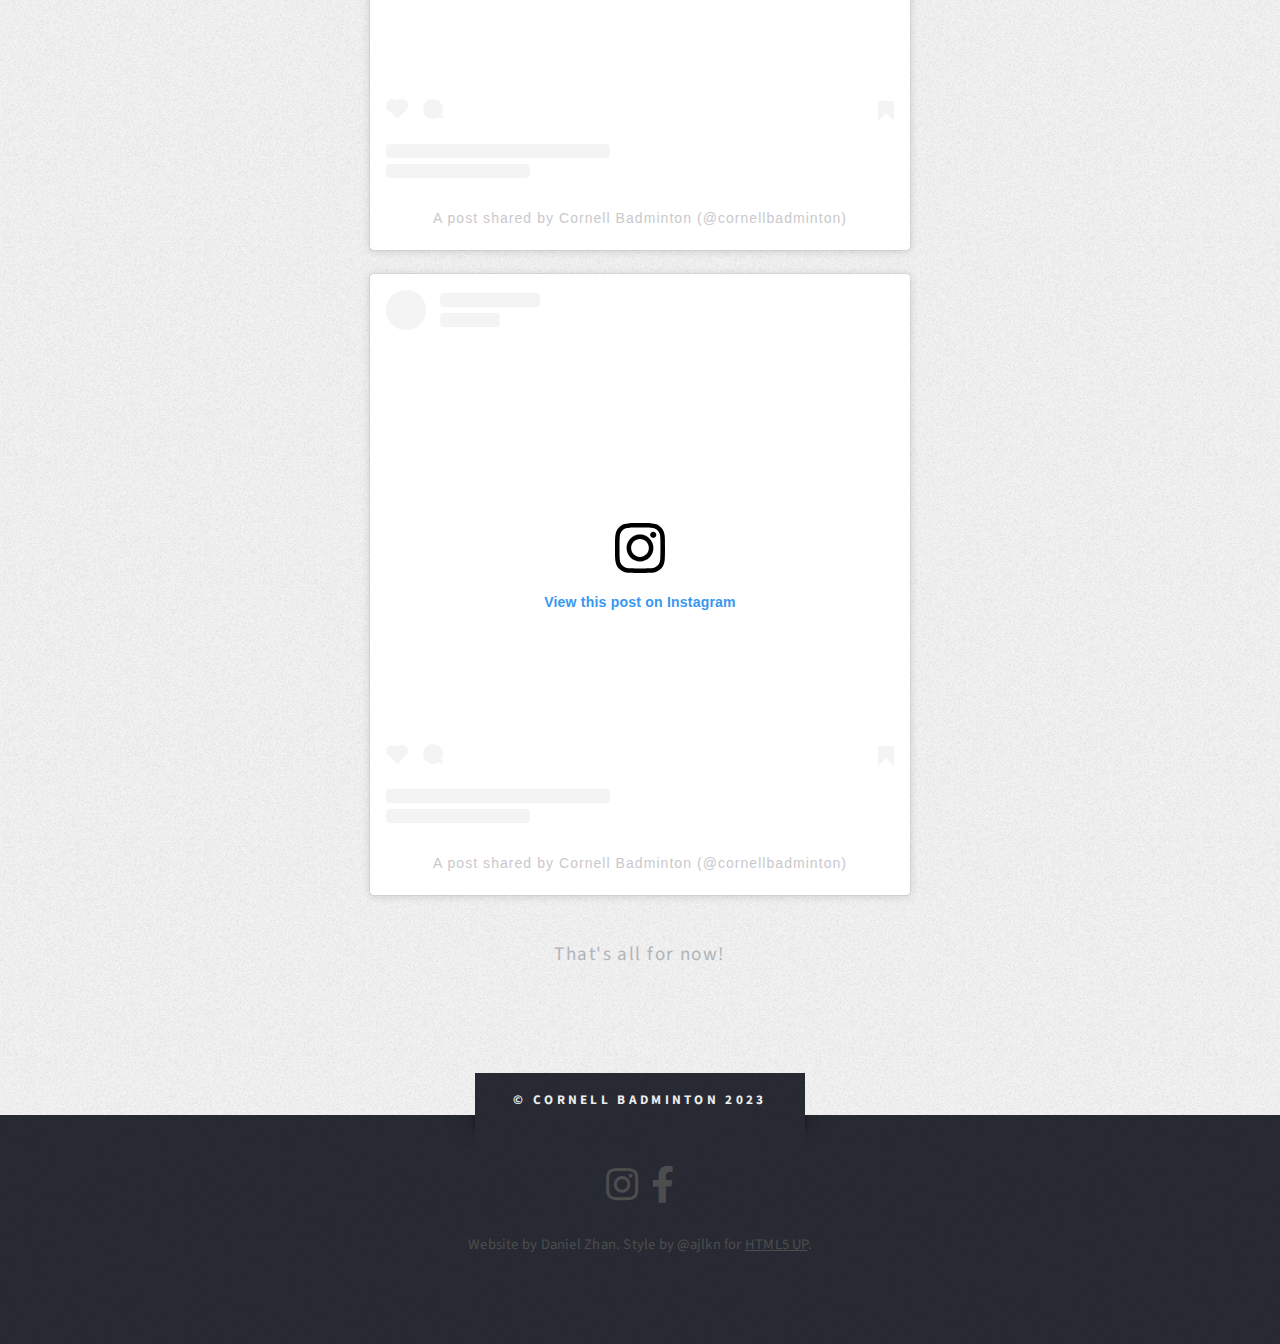
<file: media.html>
<!DOCTYPE HTML>
<html>

<head>
	<title>Cornell Badminton Club</title>
	<link rel="icon" type="image/x-icon" href="/images/favicon.png">
	<meta charset="utf-8" />
	<meta name="viewport" content="width=device-width, initial-scale=1, user-scalable=no" />
	<link rel="stylesheet" href="assets/css/main.css" />
</head>

<body class="no-sidebar is-preload">
	<div id="page-wrapper">

		<!-- Header -->
		<section id="header" class="wrapper">

			<!-- Logo -->
			<div id="logo">
				<h1>Cornell Badminton Club</h1>
			</div>

			<!-- Nav -->
			<nav id="nav">
				<ul>
					<li class="current"><a href="index.html">Home</a></li>
					<li>
						<a href="team.html">Team</a>
						<ul>
							<li><a href="team.html">Current Team</a></li>
							<li><a href="board.html">Board</a></li>
						</ul>
					</li>
					<li><a href="awards.html">Awards</a></li>
					<li><a href="media.html">Media</a></li>
				</ul>
			</nav>

		</section>
		<!-- Main -->
		<div id="main" class="wrapper style3">
			<div class="title">Media</div>
			<div class="container">

				<!-- Content -->
				<div id="content">
					<article class="box post">
						<header class="style1">
							<h2>Check out our Instagram!<br class="mobile-hide" />
								<a href="https://www.instagram.com/cornellbadminton/?hl=en" class="icon brands fa-instagram alt"><span
										class="label">Instagram</span></a></li>
							</h2>
							<hr />


							<center>
								<blockquote class="instagram-media" data-instgrm-captioned
									data-instgrm-permalink="https://www.instagram.com/p/CwLzkzqrhNq/?utm_source=ig_embed&amp;utm_campaign=loading"
									data-instgrm-version="14"
									style=" background:#FFF; border:0; border-radius:3px; box-shadow:0 0 1px 0 rgba(0,0,0,0.5),0 1px 10px 0 rgba(0,0,0,0.15); margin: 1px; max-width:540px; min-width:326px; padding:0; width:99.375%; width:-webkit-calc(100% - 2px); width:calc(100% - 2px);">
									<div style="padding:16px;"> <a
											href="https://www.instagram.com/p/CcOdQhkOITu/?utm_source=ig_embed&amp;utm_campaign=loading"
											style=" background:#FFFFFF; line-height:0; padding:0 0; text-align:center; text-decoration:none; width:100%;"
											target="_blank">
											<div style=" display: flex; flex-direction: row; align-items: center;">
												<div
													style="background-color: #F4F4F4; border-radius: 50%; flex-grow: 0; height: 40px; margin-right: 14px; width: 40px;">
												</div>
												<div style="display: flex; flex-direction: column; flex-grow: 1; justify-content: center;">
													<div
														style=" background-color: #F4F4F4; border-radius: 4px; flex-grow: 0; height: 14px; margin-bottom: 6px; width: 100px;">
													</div>
													<div
														style=" background-color: #F4F4F4; border-radius: 4px; flex-grow: 0; height: 14px; width: 60px;">
													</div>
												</div>
											</div>
											<div style="padding: 19% 0;"></div>
											<div style="display:block; height:50px; margin:0 auto 12px; width:50px;"><svg width="50px"
													height="50px" viewBox="0 0 60 60" version="1.1" xmlns="https://www.w3.org/2000/svg"
													xmlns:xlink="https://www.w3.org/1999/xlink">
													<g stroke="none" stroke-width="1" fill="none" fill-rule="evenodd">
														<g transform="translate(-511.000000, -20.000000)" fill="#000000">
															<g>
																<path
																	d="M556.869,30.41 C554.814,30.41 553.148,32.076 553.148,34.131 C553.148,36.186 554.814,37.852 556.869,37.852 C558.924,37.852 560.59,36.186 560.59,34.131 C560.59,32.076 558.924,30.41 556.869,30.41 M541,60.657 C535.114,60.657 530.342,55.887 530.342,50 C530.342,44.114 535.114,39.342 541,39.342 C546.887,39.342 551.658,44.114 551.658,50 C551.658,55.887 546.887,60.657 541,60.657 M541,33.886 C532.1,33.886 524.886,41.1 524.886,50 C524.886,58.899 532.1,66.113 541,66.113 C549.9,66.113 557.115,58.899 557.115,50 C557.115,41.1 549.9,33.886 541,33.886 M565.378,62.101 C565.244,65.022 564.756,66.606 564.346,67.663 C563.803,69.06 563.154,70.057 562.106,71.106 C561.058,72.155 560.06,72.803 558.662,73.347 C557.607,73.757 556.021,74.244 553.102,74.378 C549.944,74.521 548.997,74.552 541,74.552 C533.003,74.552 532.056,74.521 528.898,74.378 C525.979,74.244 524.393,73.757 523.338,73.347 C521.94,72.803 520.942,72.155 519.894,71.106 C518.846,70.057 518.197,69.06 517.654,67.663 C517.244,66.606 516.755,65.022 516.623,62.101 C516.479,58.943 516.448,57.996 516.448,50 C516.448,42.003 516.479,41.056 516.623,37.899 C516.755,34.978 517.244,33.391 517.654,32.338 C518.197,30.938 518.846,29.942 519.894,28.894 C520.942,27.846 521.94,27.196 523.338,26.654 C524.393,26.244 525.979,25.756 528.898,25.623 C532.057,25.479 533.004,25.448 541,25.448 C548.997,25.448 549.943,25.479 553.102,25.623 C556.021,25.756 557.607,26.244 558.662,26.654 C560.06,27.196 561.058,27.846 562.106,28.894 C563.154,29.942 563.803,30.938 564.346,32.338 C564.756,33.391 565.244,34.978 565.378,37.899 C565.522,41.056 565.552,42.003 565.552,50 C565.552,57.996 565.522,58.943 565.378,62.101 M570.82,37.631 C570.674,34.438 570.167,32.258 569.425,30.349 C568.659,28.377 567.633,26.702 565.965,25.035 C564.297,23.368 562.623,22.342 560.652,21.575 C558.743,20.834 556.562,20.326 553.369,20.18 C550.169,20.033 549.148,20 541,20 C532.853,20 531.831,20.033 528.631,20.18 C525.438,20.326 523.257,20.834 521.349,21.575 C519.376,22.342 517.703,23.368 516.035,25.035 C514.368,26.702 513.342,28.377 512.574,30.349 C511.834,32.258 511.326,34.438 511.181,37.631 C511.035,40.831 511,41.851 511,50 C511,58.147 511.035,59.17 511.181,62.369 C511.326,65.562 511.834,67.743 512.574,69.651 C513.342,71.625 514.368,73.296 516.035,74.965 C517.703,76.634 519.376,77.658 521.349,78.425 C523.257,79.167 525.438,79.673 528.631,79.82 C531.831,79.965 532.853,80.001 541,80.001 C549.148,80.001 550.169,79.965 553.369,79.82 C556.562,79.673 558.743,79.167 560.652,78.425 C562.623,77.658 564.297,76.634 565.965,74.965 C567.633,73.296 568.659,71.625 569.425,69.651 C570.167,67.743 570.674,65.562 570.82,62.369 C570.966,59.17 571,58.147 571,50 C571,41.851 570.966,40.831 570.82,37.631">
																</path>
															</g>
														</g>
													</g>
												</svg></div>
											<div style="padding-top: 8px;">
												<div
													style=" color:#3897f0; font-family:Arial,sans-serif; font-size:14px; font-style:normal; font-weight:550; line-height:18px;">
													View this post on Instagram</div>
											</div>
											<div style="padding: 12.5% 0;"></div>
											<div style="display: flex; flex-direction: row; margin-bottom: 14px; align-items: center;">
												<div>
													<div
														style="background-color: #F4F4F4; border-radius: 50%; height: 12.5px; width: 12.5px; transform: translateX(0px) translateY(7px);">
													</div>
													<div
														style="background-color: #F4F4F4; height: 12.5px; transform: rotate(-45deg) translateX(3px) translateY(1px); width: 12.5px; flex-grow: 0; margin-right: 14px; margin-left: 2px;">
													</div>
													<div
														style="background-color: #F4F4F4; border-radius: 50%; height: 12.5px; width: 12.5px; transform: translateX(9px) translateY(-18px);">
													</div>
												</div>
												<div style="margin-left: 8px;">
													<div
														style=" background-color: #F4F4F4; border-radius: 50%; flex-grow: 0; height: 20px; width: 20px;">
													</div>
													<div
														style=" width: 0; height: 0; border-top: 2px solid transparent; border-left: 6px solid #f4f4f4; border-bottom: 2px solid transparent; transform: translateX(16px) translateY(-4px) rotate(30deg)">
													</div>
												</div>
												<div style="margin-left: auto;">
													<div
														style=" width: 0px; border-top: 8px solid #F4F4F4; border-right: 8px solid transparent; transform: translateY(16px);">
													</div>
													<div
														style=" background-color: #F4F4F4; flex-grow: 0; height: 12px; width: 16px; transform: translateY(-4px);">
													</div>
													<div
														style=" width: 0; height: 0; border-top: 8px solid #F4F4F4; border-left: 8px solid transparent; transform: translateY(-4px) translateX(8px);">
													</div>
												</div>
											</div>
											<div
												style="display: flex; flex-direction: column; flex-grow: 1; justify-content: center; margin-bottom: 24px;">
												<div
													style=" background-color: #F4F4F4; border-radius: 4px; flex-grow: 0; height: 14px; margin-bottom: 6px; width: 224px;">
												</div>
												<div
													style=" background-color: #F4F4F4; border-radius: 4px; flex-grow: 0; height: 14px; width: 144px;">
												</div>
											</div>
										</a>
										<p
											style=" color:#c9c8cd; font-family:Arial,sans-serif; font-size:14px; line-height:17px; margin-bottom:0; margin-top:8px; overflow:hidden; padding:8px 0 7px; text-align:center; text-overflow:ellipsis; white-space:nowrap;">
											<a href="https://www.instagram.com/p/CcOdQhkOITu/?utm_source=ig_embed&amp;utm_campaign=loading"
												style=" color:#c9c8cd; font-family:Arial,sans-serif; font-size:14px; font-style:normal; font-weight:normal; line-height:17px; text-decoration:none;"
												target="_blank">A post shared by Cornell Badminton (@cornellbadminton)</a></p>
									</div>
								</blockquote>
								<script async src="//www.instagram.com/embed.js"></script>
								<br>
								<blockquote class="instagram-media" data-instgrm-captioned
									data-instgrm-permalink="https://www.instagram.com/p/CalAA7eOU4o/?utm_source=ig_embed&amp;utm_campaign=loading"
									data-instgrm-version="14"
									style=" background:#FFF; border:0; border-radius:3px; box-shadow:0 0 1px 0 rgba(0,0,0,0.5),0 1px 10px 0 rgba(0,0,0,0.15); margin: 1px; max-width:540px; min-width:326px; padding:0; width:99.375%; width:-webkit-calc(100% - 2px); width:calc(100% - 2px);">
									<div style="padding:16px;"> <a
											href="https://www.instagram.com/p/CalAA7eOU4o/?utm_source=ig_embed&amp;utm_campaign=loading"
											style=" background:#FFFFFF; line-height:0; padding:0 0; text-align:center; text-decoration:none; width:100%;"
											target="_blank">
											<div style=" display: flex; flex-direction: row; align-items: center;">
												<div
													style="background-color: #F4F4F4; border-radius: 50%; flex-grow: 0; height: 40px; margin-right: 14px; width: 40px;">
												</div>
												<div style="display: flex; flex-direction: column; flex-grow: 1; justify-content: center;">
													<div
														style=" background-color: #F4F4F4; border-radius: 4px; flex-grow: 0; height: 14px; margin-bottom: 6px; width: 100px;">
													</div>
													<div
														style=" background-color: #F4F4F4; border-radius: 4px; flex-grow: 0; height: 14px; width: 60px;">
													</div>
												</div>
											</div>
											<div style="padding: 19% 0;"></div>
											<div style="display:block; height:50px; margin:0 auto 12px; width:50px;"><svg width="50px"
													height="50px" viewBox="0 0 60 60" version="1.1" xmlns="https://www.w3.org/2000/svg"
													xmlns:xlink="https://www.w3.org/1999/xlink">
													<g stroke="none" stroke-width="1" fill="none" fill-rule="evenodd">
														<g transform="translate(-511.000000, -20.000000)" fill="#000000">
															<g>
																<path
																	d="M556.869,30.41 C554.814,30.41 553.148,32.076 553.148,34.131 C553.148,36.186 554.814,37.852 556.869,37.852 C558.924,37.852 560.59,36.186 560.59,34.131 C560.59,32.076 558.924,30.41 556.869,30.41 M541,60.657 C535.114,60.657 530.342,55.887 530.342,50 C530.342,44.114 535.114,39.342 541,39.342 C546.887,39.342 551.658,44.114 551.658,50 C551.658,55.887 546.887,60.657 541,60.657 M541,33.886 C532.1,33.886 524.886,41.1 524.886,50 C524.886,58.899 532.1,66.113 541,66.113 C549.9,66.113 557.115,58.899 557.115,50 C557.115,41.1 549.9,33.886 541,33.886 M565.378,62.101 C565.244,65.022 564.756,66.606 564.346,67.663 C563.803,69.06 563.154,70.057 562.106,71.106 C561.058,72.155 560.06,72.803 558.662,73.347 C557.607,73.757 556.021,74.244 553.102,74.378 C549.944,74.521 548.997,74.552 541,74.552 C533.003,74.552 532.056,74.521 528.898,74.378 C525.979,74.244 524.393,73.757 523.338,73.347 C521.94,72.803 520.942,72.155 519.894,71.106 C518.846,70.057 518.197,69.06 517.654,67.663 C517.244,66.606 516.755,65.022 516.623,62.101 C516.479,58.943 516.448,57.996 516.448,50 C516.448,42.003 516.479,41.056 516.623,37.899 C516.755,34.978 517.244,33.391 517.654,32.338 C518.197,30.938 518.846,29.942 519.894,28.894 C520.942,27.846 521.94,27.196 523.338,26.654 C524.393,26.244 525.979,25.756 528.898,25.623 C532.057,25.479 533.004,25.448 541,25.448 C548.997,25.448 549.943,25.479 553.102,25.623 C556.021,25.756 557.607,26.244 558.662,26.654 C560.06,27.196 561.058,27.846 562.106,28.894 C563.154,29.942 563.803,30.938 564.346,32.338 C564.756,33.391 565.244,34.978 565.378,37.899 C565.522,41.056 565.552,42.003 565.552,50 C565.552,57.996 565.522,58.943 565.378,62.101 M570.82,37.631 C570.674,34.438 570.167,32.258 569.425,30.349 C568.659,28.377 567.633,26.702 565.965,25.035 C564.297,23.368 562.623,22.342 560.652,21.575 C558.743,20.834 556.562,20.326 553.369,20.18 C550.169,20.033 549.148,20 541,20 C532.853,20 531.831,20.033 528.631,20.18 C525.438,20.326 523.257,20.834 521.349,21.575 C519.376,22.342 517.703,23.368 516.035,25.035 C514.368,26.702 513.342,28.377 512.574,30.349 C511.834,32.258 511.326,34.438 511.181,37.631 C511.035,40.831 511,41.851 511,50 C511,58.147 511.035,59.17 511.181,62.369 C511.326,65.562 511.834,67.743 512.574,69.651 C513.342,71.625 514.368,73.296 516.035,74.965 C517.703,76.634 519.376,77.658 521.349,78.425 C523.257,79.167 525.438,79.673 528.631,79.82 C531.831,79.965 532.853,80.001 541,80.001 C549.148,80.001 550.169,79.965 553.369,79.82 C556.562,79.673 558.743,79.167 560.652,78.425 C562.623,77.658 564.297,76.634 565.965,74.965 C567.633,73.296 568.659,71.625 569.425,69.651 C570.167,67.743 570.674,65.562 570.82,62.369 C570.966,59.17 571,58.147 571,50 C571,41.851 570.966,40.831 570.82,37.631">
																</path>
															</g>
														</g>
													</g>
												</svg></div>
											<div style="padding-top: 8px;">
												<div
													style=" color:#3897f0; font-family:Arial,sans-serif; font-size:14px; font-style:normal; font-weight:550; line-height:18px;">
													View this post on Instagram</div>
											</div>
											<div style="padding: 12.5% 0;"></div>
											<div style="display: flex; flex-direction: row; margin-bottom: 14px; align-items: center;">
												<div>
													<div
														style="background-color: #F4F4F4; border-radius: 50%; height: 12.5px; width: 12.5px; transform: translateX(0px) translateY(7px);">
													</div>
													<div
														style="background-color: #F4F4F4; height: 12.5px; transform: rotate(-45deg) translateX(3px) translateY(1px); width: 12.5px; flex-grow: 0; margin-right: 14px; margin-left: 2px;">
													</div>
													<div
														style="background-color: #F4F4F4; border-radius: 50%; height: 12.5px; width: 12.5px; transform: translateX(9px) translateY(-18px);">
													</div>
												</div>
												<div style="margin-left: 8px;">
													<div
														style=" background-color: #F4F4F4; border-radius: 50%; flex-grow: 0; height: 20px; width: 20px;">
													</div>
													<div
														style=" width: 0; height: 0; border-top: 2px solid transparent; border-left: 6px solid #f4f4f4; border-bottom: 2px solid transparent; transform: translateX(16px) translateY(-4px) rotate(30deg)">
													</div>
												</div>
												<div style="margin-left: auto;">
													<div
														style=" width: 0px; border-top: 8px solid #F4F4F4; border-right: 8px solid transparent; transform: translateY(16px);">
													</div>
													<div
														style=" background-color: #F4F4F4; flex-grow: 0; height: 12px; width: 16px; transform: translateY(-4px);">
													</div>
													<div
														style=" width: 0; height: 0; border-top: 8px solid #F4F4F4; border-left: 8px solid transparent; transform: translateY(-4px) translateX(8px);">
													</div>
												</div>
											</div>
											<div
												style="display: flex; flex-direction: column; flex-grow: 1; justify-content: center; margin-bottom: 24px;">
												<div
													style=" background-color: #F4F4F4; border-radius: 4px; flex-grow: 0; height: 14px; margin-bottom: 6px; width: 224px;">
												</div>
												<div
													style=" background-color: #F4F4F4; border-radius: 4px; flex-grow: 0; height: 14px; width: 144px;">
												</div>
											</div>
										</a>
										<p
											style=" color:#c9c8cd; font-family:Arial,sans-serif; font-size:14px; line-height:17px; margin-bottom:0; margin-top:8px; overflow:hidden; padding:8px 0 7px; text-align:center; text-overflow:ellipsis; white-space:nowrap;">
											<a href="https://www.instagram.com/p/CalAA7eOU4o/?utm_source=ig_embed&amp;utm_campaign=loading"
												style=" color:#c9c8cd; font-family:Arial,sans-serif; font-size:14px; font-style:normal; font-weight:normal; line-height:17px; text-decoration:none;"
												target="_blank">A post shared by Cornell Badminton (@cornellbadminton)</a></p>
									</div>
								</blockquote>
								<script async src="//www.instagram.com/embed.js"></script>
								<br>
								<blockquote class="instagram-media" data-instgrm-captioned
									data-instgrm-permalink="https://www.instagram.com/p/CVtO1F1PViJ/?utm_source=ig_embed&amp;utm_campaign=loading"
									data-instgrm-version="14"
									style=" background:#FFF; border:0; border-radius:3px; box-shadow:0 0 1px 0 rgba(0,0,0,0.5),0 1px 10px 0 rgba(0,0,0,0.15); margin: 1px; max-width:540px; min-width:326px; padding:0; width:99.375%; width:-webkit-calc(100% - 2px); width:calc(100% - 2px);">
									<div style="padding:16px;"> <a
											href="https://www.instagram.com/p/CVtO1F1PViJ/?utm_source=ig_embed&amp;utm_campaign=loading"
											style=" background:#FFFFFF; line-height:0; padding:0 0; text-align:center; text-decoration:none; width:100%;"
											target="_blank">
											<div style=" display: flex; flex-direction: row; align-items: center;">
												<div
													style="background-color: #F4F4F4; border-radius: 50%; flex-grow: 0; height: 40px; margin-right: 14px; width: 40px;">
												</div>
												<div style="display: flex; flex-direction: column; flex-grow: 1; justify-content: center;">
													<div
														style=" background-color: #F4F4F4; border-radius: 4px; flex-grow: 0; height: 14px; margin-bottom: 6px; width: 100px;">
													</div>
													<div
														style=" background-color: #F4F4F4; border-radius: 4px; flex-grow: 0; height: 14px; width: 60px;">
													</div>
												</div>
											</div>
											<div style="padding: 19% 0;"></div>
											<div style="display:block; height:50px; margin:0 auto 12px; width:50px;"><svg width="50px"
													height="50px" viewBox="0 0 60 60" version="1.1" xmlns="https://www.w3.org/2000/svg"
													xmlns:xlink="https://www.w3.org/1999/xlink">
													<g stroke="none" stroke-width="1" fill="none" fill-rule="evenodd">
														<g transform="translate(-511.000000, -20.000000)" fill="#000000">
															<g>
																<path
																	d="M556.869,30.41 C554.814,30.41 553.148,32.076 553.148,34.131 C553.148,36.186 554.814,37.852 556.869,37.852 C558.924,37.852 560.59,36.186 560.59,34.131 C560.59,32.076 558.924,30.41 556.869,30.41 M541,60.657 C535.114,60.657 530.342,55.887 530.342,50 C530.342,44.114 535.114,39.342 541,39.342 C546.887,39.342 551.658,44.114 551.658,50 C551.658,55.887 546.887,60.657 541,60.657 M541,33.886 C532.1,33.886 524.886,41.1 524.886,50 C524.886,58.899 532.1,66.113 541,66.113 C549.9,66.113 557.115,58.899 557.115,50 C557.115,41.1 549.9,33.886 541,33.886 M565.378,62.101 C565.244,65.022 564.756,66.606 564.346,67.663 C563.803,69.06 563.154,70.057 562.106,71.106 C561.058,72.155 560.06,72.803 558.662,73.347 C557.607,73.757 556.021,74.244 553.102,74.378 C549.944,74.521 548.997,74.552 541,74.552 C533.003,74.552 532.056,74.521 528.898,74.378 C525.979,74.244 524.393,73.757 523.338,73.347 C521.94,72.803 520.942,72.155 519.894,71.106 C518.846,70.057 518.197,69.06 517.654,67.663 C517.244,66.606 516.755,65.022 516.623,62.101 C516.479,58.943 516.448,57.996 516.448,50 C516.448,42.003 516.479,41.056 516.623,37.899 C516.755,34.978 517.244,33.391 517.654,32.338 C518.197,30.938 518.846,29.942 519.894,28.894 C520.942,27.846 521.94,27.196 523.338,26.654 C524.393,26.244 525.979,25.756 528.898,25.623 C532.057,25.479 533.004,25.448 541,25.448 C548.997,25.448 549.943,25.479 553.102,25.623 C556.021,25.756 557.607,26.244 558.662,26.654 C560.06,27.196 561.058,27.846 562.106,28.894 C563.154,29.942 563.803,30.938 564.346,32.338 C564.756,33.391 565.244,34.978 565.378,37.899 C565.522,41.056 565.552,42.003 565.552,50 C565.552,57.996 565.522,58.943 565.378,62.101 M570.82,37.631 C570.674,34.438 570.167,32.258 569.425,30.349 C568.659,28.377 567.633,26.702 565.965,25.035 C564.297,23.368 562.623,22.342 560.652,21.575 C558.743,20.834 556.562,20.326 553.369,20.18 C550.169,20.033 549.148,20 541,20 C532.853,20 531.831,20.033 528.631,20.18 C525.438,20.326 523.257,20.834 521.349,21.575 C519.376,22.342 517.703,23.368 516.035,25.035 C514.368,26.702 513.342,28.377 512.574,30.349 C511.834,32.258 511.326,34.438 511.181,37.631 C511.035,40.831 511,41.851 511,50 C511,58.147 511.035,59.17 511.181,62.369 C511.326,65.562 511.834,67.743 512.574,69.651 C513.342,71.625 514.368,73.296 516.035,74.965 C517.703,76.634 519.376,77.658 521.349,78.425 C523.257,79.167 525.438,79.673 528.631,79.82 C531.831,79.965 532.853,80.001 541,80.001 C549.148,80.001 550.169,79.965 553.369,79.82 C556.562,79.673 558.743,79.167 560.652,78.425 C562.623,77.658 564.297,76.634 565.965,74.965 C567.633,73.296 568.659,71.625 569.425,69.651 C570.167,67.743 570.674,65.562 570.82,62.369 C570.966,59.17 571,58.147 571,50 C571,41.851 570.966,40.831 570.82,37.631">
																</path>
															</g>
														</g>
													</g>
												</svg></div>
											<div style="padding-top: 8px;">
												<div
													style=" color:#3897f0; font-family:Arial,sans-serif; font-size:14px; font-style:normal; font-weight:550; line-height:18px;">
													View this post on Instagram</div>
											</div>
											<div style="padding: 12.5% 0;"></div>
											<div style="display: flex; flex-direction: row; margin-bottom: 14px; align-items: center;">
												<div>
													<div
														style="background-color: #F4F4F4; border-radius: 50%; height: 12.5px; width: 12.5px; transform: translateX(0px) translateY(7px);">
													</div>
													<div
														style="background-color: #F4F4F4; height: 12.5px; transform: rotate(-45deg) translateX(3px) translateY(1px); width: 12.5px; flex-grow: 0; margin-right: 14px; margin-left: 2px;">
													</div>
													<div
														style="background-color: #F4F4F4; border-radius: 50%; height: 12.5px; width: 12.5px; transform: translateX(9px) translateY(-18px);">
													</div>
												</div>
												<div style="margin-left: 8px;">
													<div
														style=" background-color: #F4F4F4; border-radius: 50%; flex-grow: 0; height: 20px; width: 20px;">
													</div>
													<div
														style=" width: 0; height: 0; border-top: 2px solid transparent; border-left: 6px solid #f4f4f4; border-bottom: 2px solid transparent; transform: translateX(16px) translateY(-4px) rotate(30deg)">
													</div>
												</div>
												<div style="margin-left: auto;">
													<div
														style=" width: 0px; border-top: 8px solid #F4F4F4; border-right: 8px solid transparent; transform: translateY(16px);">
													</div>
													<div
														style=" background-color: #F4F4F4; flex-grow: 0; height: 12px; width: 16px; transform: translateY(-4px);">
													</div>
													<div
														style=" width: 0; height: 0; border-top: 8px solid #F4F4F4; border-left: 8px solid transparent; transform: translateY(-4px) translateX(8px);">
													</div>
												</div>
											</div>
											<div
												style="display: flex; flex-direction: column; flex-grow: 1; justify-content: center; margin-bottom: 24px;">
												<div
													style=" background-color: #F4F4F4; border-radius: 4px; flex-grow: 0; height: 14px; margin-bottom: 6px; width: 224px;">
												</div>
												<div
													style=" background-color: #F4F4F4; border-radius: 4px; flex-grow: 0; height: 14px; width: 144px;">
												</div>
											</div>
										</a>
										<p
											style=" color:#c9c8cd; font-family:Arial,sans-serif; font-size:14px; line-height:17px; margin-bottom:0; margin-top:8px; overflow:hidden; padding:8px 0 7px; text-align:center; text-overflow:ellipsis; white-space:nowrap;">
											<a href="https://www.instagram.com/p/CVtO1F1PViJ/?utm_source=ig_embed&amp;utm_campaign=loading"
												style=" color:#c9c8cd; font-family:Arial,sans-serif; font-size:14px; font-style:normal; font-weight:normal; line-height:17px; text-decoration:none;"
												target="_blank">A post shared by Cornell Badminton (@cornellbadminton)</a></p>
									</div>
								</blockquote>
								<script async src="//www.instagram.com/embed.js"></script>
								<br>
								<blockquote class="instagram-media" data-instgrm-captioned
									data-instgrm-permalink="https://www.instagram.com/p/CUDZjHVvtvy/?utm_source=ig_embed&amp;utm_campaign=loading"
									data-instgrm-version="14"
									style=" background:#FFF; border:0; border-radius:3px; box-shadow:0 0 1px 0 rgba(0,0,0,0.5),0 1px 10px 0 rgba(0,0,0,0.15); margin: 1px; max-width:540px; min-width:326px; padding:0; width:99.375%; width:-webkit-calc(100% - 2px); width:calc(100% - 2px);">
									<div style="padding:16px;"> <a
											href="https://www.instagram.com/p/CUDZjHVvtvy/?utm_source=ig_embed&amp;utm_campaign=loading"
											style=" background:#FFFFFF; line-height:0; padding:0 0; text-align:center; text-decoration:none; width:100%;"
											target="_blank">
											<div style=" display: flex; flex-direction: row; align-items: center;">
												<div
													style="background-color: #F4F4F4; border-radius: 50%; flex-grow: 0; height: 40px; margin-right: 14px; width: 40px;">
												</div>
												<div style="display: flex; flex-direction: column; flex-grow: 1; justify-content: center;">
													<div
														style=" background-color: #F4F4F4; border-radius: 4px; flex-grow: 0; height: 14px; margin-bottom: 6px; width: 100px;">
													</div>
													<div
														style=" background-color: #F4F4F4; border-radius: 4px; flex-grow: 0; height: 14px; width: 60px;">
													</div>
												</div>
											</div>
											<div style="padding: 19% 0;"></div>
											<div style="display:block; height:50px; margin:0 auto 12px; width:50px;"><svg width="50px"
													height="50px" viewBox="0 0 60 60" version="1.1" xmlns="https://www.w3.org/2000/svg"
													xmlns:xlink="https://www.w3.org/1999/xlink">
													<g stroke="none" stroke-width="1" fill="none" fill-rule="evenodd">
														<g transform="translate(-511.000000, -20.000000)" fill="#000000">
															<g>
																<path
																	d="M556.869,30.41 C554.814,30.41 553.148,32.076 553.148,34.131 C553.148,36.186 554.814,37.852 556.869,37.852 C558.924,37.852 560.59,36.186 560.59,34.131 C560.59,32.076 558.924,30.41 556.869,30.41 M541,60.657 C535.114,60.657 530.342,55.887 530.342,50 C530.342,44.114 535.114,39.342 541,39.342 C546.887,39.342 551.658,44.114 551.658,50 C551.658,55.887 546.887,60.657 541,60.657 M541,33.886 C532.1,33.886 524.886,41.1 524.886,50 C524.886,58.899 532.1,66.113 541,66.113 C549.9,66.113 557.115,58.899 557.115,50 C557.115,41.1 549.9,33.886 541,33.886 M565.378,62.101 C565.244,65.022 564.756,66.606 564.346,67.663 C563.803,69.06 563.154,70.057 562.106,71.106 C561.058,72.155 560.06,72.803 558.662,73.347 C557.607,73.757 556.021,74.244 553.102,74.378 C549.944,74.521 548.997,74.552 541,74.552 C533.003,74.552 532.056,74.521 528.898,74.378 C525.979,74.244 524.393,73.757 523.338,73.347 C521.94,72.803 520.942,72.155 519.894,71.106 C518.846,70.057 518.197,69.06 517.654,67.663 C517.244,66.606 516.755,65.022 516.623,62.101 C516.479,58.943 516.448,57.996 516.448,50 C516.448,42.003 516.479,41.056 516.623,37.899 C516.755,34.978 517.244,33.391 517.654,32.338 C518.197,30.938 518.846,29.942 519.894,28.894 C520.942,27.846 521.94,27.196 523.338,26.654 C524.393,26.244 525.979,25.756 528.898,25.623 C532.057,25.479 533.004,25.448 541,25.448 C548.997,25.448 549.943,25.479 553.102,25.623 C556.021,25.756 557.607,26.244 558.662,26.654 C560.06,27.196 561.058,27.846 562.106,28.894 C563.154,29.942 563.803,30.938 564.346,32.338 C564.756,33.391 565.244,34.978 565.378,37.899 C565.522,41.056 565.552,42.003 565.552,50 C565.552,57.996 565.522,58.943 565.378,62.101 M570.82,37.631 C570.674,34.438 570.167,32.258 569.425,30.349 C568.659,28.377 567.633,26.702 565.965,25.035 C564.297,23.368 562.623,22.342 560.652,21.575 C558.743,20.834 556.562,20.326 553.369,20.18 C550.169,20.033 549.148,20 541,20 C532.853,20 531.831,20.033 528.631,20.18 C525.438,20.326 523.257,20.834 521.349,21.575 C519.376,22.342 517.703,23.368 516.035,25.035 C514.368,26.702 513.342,28.377 512.574,30.349 C511.834,32.258 511.326,34.438 511.181,37.631 C511.035,40.831 511,41.851 511,50 C511,58.147 511.035,59.17 511.181,62.369 C511.326,65.562 511.834,67.743 512.574,69.651 C513.342,71.625 514.368,73.296 516.035,74.965 C517.703,76.634 519.376,77.658 521.349,78.425 C523.257,79.167 525.438,79.673 528.631,79.82 C531.831,79.965 532.853,80.001 541,80.001 C549.148,80.001 550.169,79.965 553.369,79.82 C556.562,79.673 558.743,79.167 560.652,78.425 C562.623,77.658 564.297,76.634 565.965,74.965 C567.633,73.296 568.659,71.625 569.425,69.651 C570.167,67.743 570.674,65.562 570.82,62.369 C570.966,59.17 571,58.147 571,50 C571,41.851 570.966,40.831 570.82,37.631">
																</path>
															</g>
														</g>
													</g>
												</svg></div>
											<div style="padding-top: 8px;">
												<div
													style=" color:#3897f0; font-family:Arial,sans-serif; font-size:14px; font-style:normal; font-weight:550; line-height:18px;">
													View this post on Instagram</div>
											</div>
											<div style="padding: 12.5% 0;"></div>
											<div style="display: flex; flex-direction: row; margin-bottom: 14px; align-items: center;">
												<div>
													<div
														style="background-color: #F4F4F4; border-radius: 50%; height: 12.5px; width: 12.5px; transform: translateX(0px) translateY(7px);">
													</div>
													<div
														style="background-color: #F4F4F4; height: 12.5px; transform: rotate(-45deg) translateX(3px) translateY(1px); width: 12.5px; flex-grow: 0; margin-right: 14px; margin-left: 2px;">
													</div>
													<div
														style="background-color: #F4F4F4; border-radius: 50%; height: 12.5px; width: 12.5px; transform: translateX(9px) translateY(-18px);">
													</div>
												</div>
												<div style="margin-left: 8px;">
													<div
														style=" background-color: #F4F4F4; border-radius: 50%; flex-grow: 0; height: 20px; width: 20px;">
													</div>
													<div
														style=" width: 0; height: 0; border-top: 2px solid transparent; border-left: 6px solid #f4f4f4; border-bottom: 2px solid transparent; transform: translateX(16px) translateY(-4px) rotate(30deg)">
													</div>
												</div>
												<div style="margin-left: auto;">
													<div
														style=" width: 0px; border-top: 8px solid #F4F4F4; border-right: 8px solid transparent; transform: translateY(16px);">
													</div>
													<div
														style=" background-color: #F4F4F4; flex-grow: 0; height: 12px; width: 16px; transform: translateY(-4px);">
													</div>
													<div
														style=" width: 0; height: 0; border-top: 8px solid #F4F4F4; border-left: 8px solid transparent; transform: translateY(-4px) translateX(8px);">
													</div>
												</div>
											</div>
											<div
												style="display: flex; flex-direction: column; flex-grow: 1; justify-content: center; margin-bottom: 24px;">
												<div
													style=" background-color: #F4F4F4; border-radius: 4px; flex-grow: 0; height: 14px; margin-bottom: 6px; width: 224px;">
												</div>
												<div
													style=" background-color: #F4F4F4; border-radius: 4px; flex-grow: 0; height: 14px; width: 144px;">
												</div>
											</div>
										</a>
										<p
											style=" color:#c9c8cd; font-family:Arial,sans-serif; font-size:14px; line-height:17px; margin-bottom:0; margin-top:8px; overflow:hidden; padding:8px 0 7px; text-align:center; text-overflow:ellipsis; white-space:nowrap;">
											<a href="https://www.instagram.com/p/CUDZjHVvtvy/?utm_source=ig_embed&amp;utm_campaign=loading"
												style=" color:#c9c8cd; font-family:Arial,sans-serif; font-size:14px; font-style:normal; font-weight:normal; line-height:17px; text-decoration:none;"
												target="_blank">A post shared by Cornell Badminton (@cornellbadminton)</a></p>
									</div>
								</blockquote>
								<script async src="//www.instagram.com/embed.js"></script>
								<br>
								<blockquote class="instagram-media" data-instgrm-captioned
									data-instgrm-permalink="https://www.instagram.com/p/CTP9QAoLp1V/?utm_source=ig_embed&amp;utm_campaign=loading"
									data-instgrm-version="13"
									style=" background:#FFF; border:0; border-radius:3px; box-shadow:0 0 1px 0 rgba(0,0,0,0.5),0 1px 10px 0 rgba(0,0,0,0.15); margin: 1px; max-width:540px; min-width:326px; padding:0; width:99.375%; width:-webkit-calc(100% - 2px); width:calc(100% - 2px);">
									<div style="padding:16px;"> <a
											href="https://www.instagram.com/p/CTP9QAoLp1V/?utm_source=ig_embed&amp;utm_campaign=loading"
											style=" background:#FFFFFF; line-height:0; padding:0 0; text-align:center; text-decoration:none; width:100%;"
											target="_blank">
											<div style=" display: flex; flex-direction: row; align-items: center;">
												<div
													style="background-color: #F4F4F4; border-radius: 50%; flex-grow: 0; height: 40px; margin-right: 14px; width: 40px;">
												</div>
												<div style="display: flex; flex-direction: column; flex-grow: 1; justify-content: center;">
													<div
														style=" background-color: #F4F4F4; border-radius: 4px; flex-grow: 0; height: 14px; margin-bottom: 6px; width: 100px;">
													</div>
													<div
														style=" background-color: #F4F4F4; border-radius: 4px; flex-grow: 0; height: 14px; width: 60px;">
													</div>
												</div>
											</div>
											<div style="padding: 19% 0;"></div>
											<div style="display:block; height:50px; margin:0 auto 12px; width:50px;"><svg width="50px"
													height="50px" viewBox="0 0 60 60" version="1.1" xmlns="https://www.w3.org/2000/svg"
													xmlns:xlink="https://www.w3.org/1999/xlink">
													<g stroke="none" stroke-width="1" fill="none" fill-rule="evenodd">
														<g transform="translate(-511.000000, -20.000000)" fill="#000000">
															<g>
																<path
																	d="M556.869,30.41 C554.814,30.41 553.148,32.076 553.148,34.131 C553.148,36.186 554.814,37.852 556.869,37.852 C558.924,37.852 560.59,36.186 560.59,34.131 C560.59,32.076 558.924,30.41 556.869,30.41 M541,60.657 C535.114,60.657 530.342,55.887 530.342,50 C530.342,44.114 535.114,39.342 541,39.342 C546.887,39.342 551.658,44.114 551.658,50 C551.658,55.887 546.887,60.657 541,60.657 M541,33.886 C532.1,33.886 524.886,41.1 524.886,50 C524.886,58.899 532.1,66.113 541,66.113 C549.9,66.113 557.115,58.899 557.115,50 C557.115,41.1 549.9,33.886 541,33.886 M565.378,62.101 C565.244,65.022 564.756,66.606 564.346,67.663 C563.803,69.06 563.154,70.057 562.106,71.106 C561.058,72.155 560.06,72.803 558.662,73.347 C557.607,73.757 556.021,74.244 553.102,74.378 C549.944,74.521 548.997,74.552 541,74.552 C533.003,74.552 532.056,74.521 528.898,74.378 C525.979,74.244 524.393,73.757 523.338,73.347 C521.94,72.803 520.942,72.155 519.894,71.106 C518.846,70.057 518.197,69.06 517.654,67.663 C517.244,66.606 516.755,65.022 516.623,62.101 C516.479,58.943 516.448,57.996 516.448,50 C516.448,42.003 516.479,41.056 516.623,37.899 C516.755,34.978 517.244,33.391 517.654,32.338 C518.197,30.938 518.846,29.942 519.894,28.894 C520.942,27.846 521.94,27.196 523.338,26.654 C524.393,26.244 525.979,25.756 528.898,25.623 C532.057,25.479 533.004,25.448 541,25.448 C548.997,25.448 549.943,25.479 553.102,25.623 C556.021,25.756 557.607,26.244 558.662,26.654 C560.06,27.196 561.058,27.846 562.106,28.894 C563.154,29.942 563.803,30.938 564.346,32.338 C564.756,33.391 565.244,34.978 565.378,37.899 C565.522,41.056 565.552,42.003 565.552,50 C565.552,57.996 565.522,58.943 565.378,62.101 M570.82,37.631 C570.674,34.438 570.167,32.258 569.425,30.349 C568.659,28.377 567.633,26.702 565.965,25.035 C564.297,23.368 562.623,22.342 560.652,21.575 C558.743,20.834 556.562,20.326 553.369,20.18 C550.169,20.033 549.148,20 541,20 C532.853,20 531.831,20.033 528.631,20.18 C525.438,20.326 523.257,20.834 521.349,21.575 C519.376,22.342 517.703,23.368 516.035,25.035 C514.368,26.702 513.342,28.377 512.574,30.349 C511.834,32.258 511.326,34.438 511.181,37.631 C511.035,40.831 511,41.851 511,50 C511,58.147 511.035,59.17 511.181,62.369 C511.326,65.562 511.834,67.743 512.574,69.651 C513.342,71.625 514.368,73.296 516.035,74.965 C517.703,76.634 519.376,77.658 521.349,78.425 C523.257,79.167 525.438,79.673 528.631,79.82 C531.831,79.965 532.853,80.001 541,80.001 C549.148,80.001 550.169,79.965 553.369,79.82 C556.562,79.673 558.743,79.167 560.652,78.425 C562.623,77.658 564.297,76.634 565.965,74.965 C567.633,73.296 568.659,71.625 569.425,69.651 C570.167,67.743 570.674,65.562 570.82,62.369 C570.966,59.17 571,58.147 571,50 C571,41.851 570.966,40.831 570.82,37.631">
																</path>
															</g>
														</g>
													</g>
												</svg></div>
											<div style="padding-top: 8px;">
												<div
													style=" color:#3897f0; font-family:Arial,sans-serif; font-size:14px; font-style:normal; font-weight:550; line-height:18px;">
													View this post on Instagram</div>
											</div>
											<div style="padding: 12.5% 0;"></div>
											<div style="display: flex; flex-direction: row; margin-bottom: 14px; align-items: center;">
												<div>
													<div
														style="background-color: #F4F4F4; border-radius: 50%; height: 12.5px; width: 12.5px; transform: translateX(0px) translateY(7px);">
													</div>
													<div
														style="background-color: #F4F4F4; height: 12.5px; transform: rotate(-45deg) translateX(3px) translateY(1px); width: 12.5px; flex-grow: 0; margin-right: 14px; margin-left: 2px;">
													</div>
													<div
														style="background-color: #F4F4F4; border-radius: 50%; height: 12.5px; width: 12.5px; transform: translateX(9px) translateY(-18px);">
													</div>
												</div>
												<div style="margin-left: 8px;">
													<div
														style=" background-color: #F4F4F4; border-radius: 50%; flex-grow: 0; height: 20px; width: 20px;">
													</div>
													<div
														style=" width: 0; height: 0; border-top: 2px solid transparent; border-left: 6px solid #f4f4f4; border-bottom: 2px solid transparent; transform: translateX(16px) translateY(-4px) rotate(30deg)">
													</div>
												</div>
												<div style="margin-left: auto;">
													<div
														style=" width: 0px; border-top: 8px solid #F4F4F4; border-right: 8px solid transparent; transform: translateY(16px);">
													</div>
													<div
														style=" background-color: #F4F4F4; flex-grow: 0; height: 12px; width: 16px; transform: translateY(-4px);">
													</div>
													<div
														style=" width: 0; height: 0; border-top: 8px solid #F4F4F4; border-left: 8px solid transparent; transform: translateY(-4px) translateX(8px);">
													</div>
												</div>
											</div>
											<div
												style="display: flex; flex-direction: column; flex-grow: 1; justify-content: center; margin-bottom: 24px;">
												<div
													style=" background-color: #F4F4F4; border-radius: 4px; flex-grow: 0; height: 14px; margin-bottom: 6px; width: 224px;">
												</div>
												<div
													style=" background-color: #F4F4F4; border-radius: 4px; flex-grow: 0; height: 14px; width: 144px;">
												</div>
											</div>
										</a>
										<p
											style=" color:#c9c8cd; font-family:Arial,sans-serif; font-size:14px; line-height:17px; margin-bottom:0; margin-top:8px; overflow:hidden; padding:8px 0 7px; text-align:center; text-overflow:ellipsis; white-space:nowrap;">
											<a href="https://www.instagram.com/p/CTP9QAoLp1V/?utm_source=ig_embed&amp;utm_campaign=loading"
												style=" color:#c9c8cd; font-family:Arial,sans-serif; font-size:14px; font-style:normal; font-weight:normal; line-height:17px; text-decoration:none;"
												target="_blank">A post shared by Cornell Badminton (@cornellbadminton)</a></p>
									</div>
								</blockquote>
								<script async src="//www.instagram.com/embed.js"></script>
								<script async src="//www.instagram.com/embed.js"></script>
								<br>
								<blockquote class="instagram-media" data-instgrm-captioned
									data-instgrm-permalink="https://www.instagram.com/p/CTGHL7zMeVY/?utm_source=ig_embed&amp;utm_campaign=loading"
									data-instgrm-version="13"
									style=" background:#FFF; border:0; border-radius:3px; box-shadow:0 0 1px 0 rgba(0,0,0,0.5),0 1px 10px 0 rgba(0,0,0,0.15); margin: 1px; max-width:540px; min-width:326px; padding:0; width:99.375%; width:-webkit-calc(100% - 2px); width:calc(100% - 2px);">
									<div style="padding:16px;"> <a
											href="https://www.instagram.com/p/CTGHL7zMeVY/?utm_source=ig_embed&amp;utm_campaign=loading"
											style=" background:#FFFFFF; line-height:0; padding:0 0; text-align:center; text-decoration:none; width:100%;"
											target="_blank">
											<div style=" display: flex; flex-direction: row; align-items: center;">
												<div
													style="background-color: #F4F4F4; border-radius: 50%; flex-grow: 0; height: 40px; margin-right: 14px; width: 40px;">
												</div>
												<div style="display: flex; flex-direction: column; flex-grow: 1; justify-content: center;">
													<div
														style=" background-color: #F4F4F4; border-radius: 4px; flex-grow: 0; height: 14px; margin-bottom: 6px; width: 100px;">
													</div>
													<div
														style=" background-color: #F4F4F4; border-radius: 4px; flex-grow: 0; height: 14px; width: 60px;">
													</div>
												</div>
											</div>
											<div style="padding: 19% 0;"></div>
											<div style="display:block; height:50px; margin:0 auto 12px; width:50px;"><svg width="50px"
													height="50px" viewBox="0 0 60 60" version="1.1" xmlns="https://www.w3.org/2000/svg"
													xmlns:xlink="https://www.w3.org/1999/xlink">
													<g stroke="none" stroke-width="1" fill="none" fill-rule="evenodd">
														<g transform="translate(-511.000000, -20.000000)" fill="#000000">
															<g>
																<path
																	d="M556.869,30.41 C554.814,30.41 553.148,32.076 553.148,34.131 C553.148,36.186 554.814,37.852 556.869,37.852 C558.924,37.852 560.59,36.186 560.59,34.131 C560.59,32.076 558.924,30.41 556.869,30.41 M541,60.657 C535.114,60.657 530.342,55.887 530.342,50 C530.342,44.114 535.114,39.342 541,39.342 C546.887,39.342 551.658,44.114 551.658,50 C551.658,55.887 546.887,60.657 541,60.657 M541,33.886 C532.1,33.886 524.886,41.1 524.886,50 C524.886,58.899 532.1,66.113 541,66.113 C549.9,66.113 557.115,58.899 557.115,50 C557.115,41.1 549.9,33.886 541,33.886 M565.378,62.101 C565.244,65.022 564.756,66.606 564.346,67.663 C563.803,69.06 563.154,70.057 562.106,71.106 C561.058,72.155 560.06,72.803 558.662,73.347 C557.607,73.757 556.021,74.244 553.102,74.378 C549.944,74.521 548.997,74.552 541,74.552 C533.003,74.552 532.056,74.521 528.898,74.378 C525.979,74.244 524.393,73.757 523.338,73.347 C521.94,72.803 520.942,72.155 519.894,71.106 C518.846,70.057 518.197,69.06 517.654,67.663 C517.244,66.606 516.755,65.022 516.623,62.101 C516.479,58.943 516.448,57.996 516.448,50 C516.448,42.003 516.479,41.056 516.623,37.899 C516.755,34.978 517.244,33.391 517.654,32.338 C518.197,30.938 518.846,29.942 519.894,28.894 C520.942,27.846 521.94,27.196 523.338,26.654 C524.393,26.244 525.979,25.756 528.898,25.623 C532.057,25.479 533.004,25.448 541,25.448 C548.997,25.448 549.943,25.479 553.102,25.623 C556.021,25.756 557.607,26.244 558.662,26.654 C560.06,27.196 561.058,27.846 562.106,28.894 C563.154,29.942 563.803,30.938 564.346,32.338 C564.756,33.391 565.244,34.978 565.378,37.899 C565.522,41.056 565.552,42.003 565.552,50 C565.552,57.996 565.522,58.943 565.378,62.101 M570.82,37.631 C570.674,34.438 570.167,32.258 569.425,30.349 C568.659,28.377 567.633,26.702 565.965,25.035 C564.297,23.368 562.623,22.342 560.652,21.575 C558.743,20.834 556.562,20.326 553.369,20.18 C550.169,20.033 549.148,20 541,20 C532.853,20 531.831,20.033 528.631,20.18 C525.438,20.326 523.257,20.834 521.349,21.575 C519.376,22.342 517.703,23.368 516.035,25.035 C514.368,26.702 513.342,28.377 512.574,30.349 C511.834,32.258 511.326,34.438 511.181,37.631 C511.035,40.831 511,41.851 511,50 C511,58.147 511.035,59.17 511.181,62.369 C511.326,65.562 511.834,67.743 512.574,69.651 C513.342,71.625 514.368,73.296 516.035,74.965 C517.703,76.634 519.376,77.658 521.349,78.425 C523.257,79.167 525.438,79.673 528.631,79.82 C531.831,79.965 532.853,80.001 541,80.001 C549.148,80.001 550.169,79.965 553.369,79.82 C556.562,79.673 558.743,79.167 560.652,78.425 C562.623,77.658 564.297,76.634 565.965,74.965 C567.633,73.296 568.659,71.625 569.425,69.651 C570.167,67.743 570.674,65.562 570.82,62.369 C570.966,59.17 571,58.147 571,50 C571,41.851 570.966,40.831 570.82,37.631">
																</path>
															</g>
														</g>
													</g>
												</svg></div>
											<div style="padding-top: 8px;">
												<div
													style=" color:#3897f0; font-family:Arial,sans-serif; font-size:14px; font-style:normal; font-weight:550; line-height:18px;">
													View this post on Instagram</div>
											</div>
											<div style="padding: 12.5% 0;"></div>
											<div style="display: flex; flex-direction: row; margin-bottom: 14px; align-items: center;">
												<div>
													<div
														style="background-color: #F4F4F4; border-radius: 50%; height: 12.5px; width: 12.5px; transform: translateX(0px) translateY(7px);">
													</div>
													<div
														style="background-color: #F4F4F4; height: 12.5px; transform: rotate(-45deg) translateX(3px) translateY(1px); width: 12.5px; flex-grow: 0; margin-right: 14px; margin-left: 2px;">
													</div>
													<div
														style="background-color: #F4F4F4; border-radius: 50%; height: 12.5px; width: 12.5px; transform: translateX(9px) translateY(-18px);">
													</div>
												</div>
												<div style="margin-left: 8px;">
													<div
														style=" background-color: #F4F4F4; border-radius: 50%; flex-grow: 0; height: 20px; width: 20px;">
													</div>
													<div
														style=" width: 0; height: 0; border-top: 2px solid transparent; border-left: 6px solid #f4f4f4; border-bottom: 2px solid transparent; transform: translateX(16px) translateY(-4px) rotate(30deg)">
													</div>
												</div>
												<div style="margin-left: auto;">
													<div
														style=" width: 0px; border-top: 8px solid #F4F4F4; border-right: 8px solid transparent; transform: translateY(16px);">
													</div>
													<div
														style=" background-color: #F4F4F4; flex-grow: 0; height: 12px; width: 16px; transform: translateY(-4px);">
													</div>
													<div
														style=" width: 0; height: 0; border-top: 8px solid #F4F4F4; border-left: 8px solid transparent; transform: translateY(-4px) translateX(8px);">
													</div>
												</div>
											</div>
											<div
												style="display: flex; flex-direction: column; flex-grow: 1; justify-content: center; margin-bottom: 24px;">
												<div
													style=" background-color: #F4F4F4; border-radius: 4px; flex-grow: 0; height: 14px; margin-bottom: 6px; width: 224px;">
												</div>
												<div
													style=" background-color: #F4F4F4; border-radius: 4px; flex-grow: 0; height: 14px; width: 144px;">
												</div>
											</div>
										</a>
										<p
											style=" color:#c9c8cd; font-family:Arial,sans-serif; font-size:14px; line-height:17px; margin-bottom:0; margin-top:8px; overflow:hidden; padding:8px 0 7px; text-align:center; text-overflow:ellipsis; white-space:nowrap;">
											<a href="https://www.instagram.com/p/CTGHL7zMeVY/?utm_source=ig_embed&amp;utm_campaign=loading"
												style=" color:#c9c8cd; font-family:Arial,sans-serif; font-size:14px; font-style:normal; font-weight:normal; line-height:17px; text-decoration:none;"
												target="_blank">A post shared by Cornell Badminton (@cornellbadminton)</a></p>
									</div>
								</blockquote>
								<script async src="//www.instagram.com/embed.js"></script>
								<script async src="//www.instagram.com/embed.js"></script>
								<br>
								<blockquote class="instagram-media" data-instgrm-captioned
									data-instgrm-permalink="https://www.instagram.com/p/B4k89jFgXNC/?utm_source=ig_embed&amp;utm_campaign=loading"
									data-instgrm-version="13"
									style=" background:#FFF; border:0; border-radius:3px; box-shadow:0 0 1px 0 rgba(0,0,0,0.5),0 1px 10px 0 rgba(0,0,0,0.15); margin: 1px; max-width:540px; min-width:326px; padding:0; width:99.375%; width:-webkit-calc(100% - 2px); width:calc(100% - 2px);">
									<div style="padding:16px;">
										<a href="https://www.instagram.com/p/B4k89jFgXNC/?utm_source=ig_embed&amp;utm_campaign=loading"
											style=" background:#FFFFFF; line-height:0; padding:0 0; text-align:center; text-decoration:none; width:100%;"
											target="_blank">
											<div style=" display: flex; flex-direction: row; align-items: center;">
												<div
													style="background-color: #F4F4F4; border-radius: 50%; flex-grow: 0; height: 40px; margin-right: 14px; width: 40px;">
												</div>
												<div style="display: flex; flex-direction: column; flex-grow: 1; justify-content: center;">
													<div
														style=" background-color: #F4F4F4; border-radius: 4px; flex-grow: 0; height: 14px; margin-bottom: 6px; width: 100px;">
													</div>
													<div
														style=" background-color: #F4F4F4; border-radius: 4px; flex-grow: 0; height: 14px; width: 60px;">
													</div>
												</div>
											</div>
											<div style="padding: 19% 0;"></div>
											<div style="display:block; height:50px; margin:0 auto 12px; width:50px;">
												<svg width="50px" height="50px" viewBox="0 0 60 60" version="1.1"
													xmlns="https://www.w3.org/2000/svg" xmlns:xlink="https://www.w3.org/1999/xlink">
													<g stroke="none" stroke-width="1" fill="none" fill-rule="evenodd">
														<g transform="translate(-511.000000, -20.000000)" fill="#000000">
															<g>
																<path
																	d="M556.869,30.41 C554.814,30.41 553.148,32.076 553.148,34.131 C553.148,36.186 554.814,37.852 556.869,37.852 C558.924,37.852 560.59,36.186 560.59,34.131 C560.59,32.076 558.924,30.41 556.869,30.41 M541,60.657 C535.114,60.657 530.342,55.887 530.342,50 C530.342,44.114 535.114,39.342 541,39.342 C546.887,39.342 551.658,44.114 551.658,50 C551.658,55.887 546.887,60.657 541,60.657 M541,33.886 C532.1,33.886 524.886,41.1 524.886,50 C524.886,58.899 532.1,66.113 541,66.113 C549.9,66.113 557.115,58.899 557.115,50 C557.115,41.1 549.9,33.886 541,33.886 M565.378,62.101 C565.244,65.022 564.756,66.606 564.346,67.663 C563.803,69.06 563.154,70.057 562.106,71.106 C561.058,72.155 560.06,72.803 558.662,73.347 C557.607,73.757 556.021,74.244 553.102,74.378 C549.944,74.521 548.997,74.552 541,74.552 C533.003,74.552 532.056,74.521 528.898,74.378 C525.979,74.244 524.393,73.757 523.338,73.347 C521.94,72.803 520.942,72.155 519.894,71.106 C518.846,70.057 518.197,69.06 517.654,67.663 C517.244,66.606 516.755,65.022 516.623,62.101 C516.479,58.943 516.448,57.996 516.448,50 C516.448,42.003 516.479,41.056 516.623,37.899 C516.755,34.978 517.244,33.391 517.654,32.338 C518.197,30.938 518.846,29.942 519.894,28.894 C520.942,27.846 521.94,27.196 523.338,26.654 C524.393,26.244 525.979,25.756 528.898,25.623 C532.057,25.479 533.004,25.448 541,25.448 C548.997,25.448 549.943,25.479 553.102,25.623 C556.021,25.756 557.607,26.244 558.662,26.654 C560.06,27.196 561.058,27.846 562.106,28.894 C563.154,29.942 563.803,30.938 564.346,32.338 C564.756,33.391 565.244,34.978 565.378,37.899 C565.522,41.056 565.552,42.003 565.552,50 C565.552,57.996 565.522,58.943 565.378,62.101 M570.82,37.631 C570.674,34.438 570.167,32.258 569.425,30.349 C568.659,28.377 567.633,26.702 565.965,25.035 C564.297,23.368 562.623,22.342 560.652,21.575 C558.743,20.834 556.562,20.326 553.369,20.18 C550.169,20.033 549.148,20 541,20 C532.853,20 531.831,20.033 528.631,20.18 C525.438,20.326 523.257,20.834 521.349,21.575 C519.376,22.342 517.703,23.368 516.035,25.035 C514.368,26.702 513.342,28.377 512.574,30.349 C511.834,32.258 511.326,34.438 511.181,37.631 C511.035,40.831 511,41.851 511,50 C511,58.147 511.035,59.17 511.181,62.369 C511.326,65.562 511.834,67.743 512.574,69.651 C513.342,71.625 514.368,73.296 516.035,74.965 C517.703,76.634 519.376,77.658 521.349,78.425 C523.257,79.167 525.438,79.673 528.631,79.82 C531.831,79.965 532.853,80.001 541,80.001 C549.148,80.001 550.169,79.965 553.369,79.82 C556.562,79.673 558.743,79.167 560.652,78.425 C562.623,77.658 564.297,76.634 565.965,74.965 C567.633,73.296 568.659,71.625 569.425,69.651 C570.167,67.743 570.674,65.562 570.82,62.369 C570.966,59.17 571,58.147 571,50 C571,41.851 570.966,40.831 570.82,37.631">
																</path>
															</g>
														</g>
													</g>
												</svg>
											</div>
											<div style="padding-top: 8px;">
												<div
													style=" color:#3897f0; font-family:Arial,sans-serif; font-size:14px; font-style:normal; font-weight:550; line-height:18px;">
													View this post on Instagram</div>
											</div>
											<div style="padding: 12.5% 0;"></div>
											<div style="display: flex; flex-direction: row; margin-bottom: 14px; align-items: center;">
												<div>
													<div
														style="background-color: #F4F4F4; border-radius: 50%; height: 12.5px; width: 12.5px; transform: translateX(0px) translateY(7px);">
													</div>
													<div
														style="background-color: #F4F4F4; height: 12.5px; transform: rotate(-45deg) translateX(3px) translateY(1px); width: 12.5px; flex-grow: 0; margin-right: 14px; margin-left: 2px;">
													</div>
													<div
														style="background-color: #F4F4F4; border-radius: 50%; height: 12.5px; width: 12.5px; transform: translateX(9px) translateY(-18px);">
													</div>
												</div>
												<div style="margin-left: 8px;">
													<div
														style=" background-color: #F4F4F4; border-radius: 50%; flex-grow: 0; height: 20px; width: 20px;">
													</div>
													<div
														style=" width: 0; height: 0; border-top: 2px solid transparent; border-left: 6px solid #f4f4f4; border-bottom: 2px solid transparent; transform: translateX(16px) translateY(-4px) rotate(30deg)">
													</div>
												</div>
												<div style="margin-left: auto;">
													<div
														style=" width: 0px; border-top: 8px solid #F4F4F4; border-right: 8px solid transparent; transform: translateY(16px);">
													</div>
													<div
														style=" background-color: #F4F4F4; flex-grow: 0; height: 12px; width: 16px; transform: translateY(-4px);">
													</div>
													<div
														style=" width: 0; height: 0; border-top: 8px solid #F4F4F4; border-left: 8px solid transparent; transform: translateY(-4px) translateX(8px);">
													</div>
												</div>
											</div>
											<div
												style="display: flex; flex-direction: column; flex-grow: 1; justify-content: center; margin-bottom: 24px;">
												<div
													style=" background-color: #F4F4F4; border-radius: 4px; flex-grow: 0; height: 14px; margin-bottom: 6px; width: 224px;">
												</div>
												<div
													style=" background-color: #F4F4F4; border-radius: 4px; flex-grow: 0; height: 14px; width: 144px;">
												</div>
											</div>
										</a>
										<p
											style=" color:#c9c8cd; font-family:Arial,sans-serif; font-size:14px; line-height:17px; margin-bottom:0; margin-top:8px; overflow:hidden; padding:8px 0 7px; text-align:center; text-overflow:ellipsis; white-space:nowrap;">
											<a href="https://www.instagram.com/p/B4k89jFgXNC/?utm_source=ig_embed&amp;utm_campaign=loading"
												style=" color:#c9c8cd; font-family:Arial,sans-serif; font-size:14px; font-style:normal; font-weight:normal; line-height:17px; text-decoration:none;"
												target="_blank">A post shared by Cornell Badminton (@cornellbadminton)</a></p>
									</div>
								</blockquote>
								<script async src="//www.instagram.com/embed.js"></script>


							</center>
							<br>
							<center>
								<blockquote class="instagram-media" data-instgrm-captioned
									data-instgrm-permalink="https://www.instagram.com/p/B1-H0xEAn6L/?utm_source=ig_embed&amp;utm_campaign=loading"
									data-instgrm-version="13"
									style=" background:#FFF; border:0; border-radius:3px; box-shadow:0 0 1px 0 rgba(0,0,0,0.5),0 1px 10px 0 rgba(0,0,0,0.15); margin: 1px; max-width:540px; min-width:326px; padding:0; width:99.375%; width:-webkit-calc(100% - 2px); width:calc(100% - 2px);">
									<div style="padding:16px;">
										<a href="https://www.instagram.com/p/B1-H0xEAn6L/?utm_source=ig_embed&amp;utm_campaign=loading"
											style=" background:#FFFFFF; line-height:0; padding:0 0; text-align:center; text-decoration:none; width:100%;"
											target="_blank">
											<div style=" display: flex; flex-direction: row; align-items: center;">
												<div
													style="background-color: #F4F4F4; border-radius: 50%; flex-grow: 0; height: 40px; margin-right: 14px; width: 40px;">
												</div>
												<div style="display: flex; flex-direction: column; flex-grow: 1; justify-content: center;">
													<div
														style=" background-color: #F4F4F4; border-radius: 4px; flex-grow: 0; height: 14px; margin-bottom: 6px; width: 100px;">
													</div>
													<div
														style=" background-color: #F4F4F4; border-radius: 4px; flex-grow: 0; height: 14px; width: 60px;">
													</div>
												</div>
											</div>
											<div style="padding: 19% 0;"></div>
											<div style="display:block; height:50px; margin:0 auto 12px; width:50px;">
												<svg width="50px" height="50px" viewBox="0 0 60 60" version="1.1"
													xmlns="https://www.w3.org/2000/svg" xmlns:xlink="https://www.w3.org/1999/xlink">
													<g stroke="none" stroke-width="1" fill="none" fill-rule="evenodd">
														<g transform="translate(-511.000000, -20.000000)" fill="#000000">
															<g>
																<path
																	d="M556.869,30.41 C554.814,30.41 553.148,32.076 553.148,34.131 C553.148,36.186 554.814,37.852 556.869,37.852 C558.924,37.852 560.59,36.186 560.59,34.131 C560.59,32.076 558.924,30.41 556.869,30.41 M541,60.657 C535.114,60.657 530.342,55.887 530.342,50 C530.342,44.114 535.114,39.342 541,39.342 C546.887,39.342 551.658,44.114 551.658,50 C551.658,55.887 546.887,60.657 541,60.657 M541,33.886 C532.1,33.886 524.886,41.1 524.886,50 C524.886,58.899 532.1,66.113 541,66.113 C549.9,66.113 557.115,58.899 557.115,50 C557.115,41.1 549.9,33.886 541,33.886 M565.378,62.101 C565.244,65.022 564.756,66.606 564.346,67.663 C563.803,69.06 563.154,70.057 562.106,71.106 C561.058,72.155 560.06,72.803 558.662,73.347 C557.607,73.757 556.021,74.244 553.102,74.378 C549.944,74.521 548.997,74.552 541,74.552 C533.003,74.552 532.056,74.521 528.898,74.378 C525.979,74.244 524.393,73.757 523.338,73.347 C521.94,72.803 520.942,72.155 519.894,71.106 C518.846,70.057 518.197,69.06 517.654,67.663 C517.244,66.606 516.755,65.022 516.623,62.101 C516.479,58.943 516.448,57.996 516.448,50 C516.448,42.003 516.479,41.056 516.623,37.899 C516.755,34.978 517.244,33.391 517.654,32.338 C518.197,30.938 518.846,29.942 519.894,28.894 C520.942,27.846 521.94,27.196 523.338,26.654 C524.393,26.244 525.979,25.756 528.898,25.623 C532.057,25.479 533.004,25.448 541,25.448 C548.997,25.448 549.943,25.479 553.102,25.623 C556.021,25.756 557.607,26.244 558.662,26.654 C560.06,27.196 561.058,27.846 562.106,28.894 C563.154,29.942 563.803,30.938 564.346,32.338 C564.756,33.391 565.244,34.978 565.378,37.899 C565.522,41.056 565.552,42.003 565.552,50 C565.552,57.996 565.522,58.943 565.378,62.101 M570.82,37.631 C570.674,34.438 570.167,32.258 569.425,30.349 C568.659,28.377 567.633,26.702 565.965,25.035 C564.297,23.368 562.623,22.342 560.652,21.575 C558.743,20.834 556.562,20.326 553.369,20.18 C550.169,20.033 549.148,20 541,20 C532.853,20 531.831,20.033 528.631,20.18 C525.438,20.326 523.257,20.834 521.349,21.575 C519.376,22.342 517.703,23.368 516.035,25.035 C514.368,26.702 513.342,28.377 512.574,30.349 C511.834,32.258 511.326,34.438 511.181,37.631 C511.035,40.831 511,41.851 511,50 C511,58.147 511.035,59.17 511.181,62.369 C511.326,65.562 511.834,67.743 512.574,69.651 C513.342,71.625 514.368,73.296 516.035,74.965 C517.703,76.634 519.376,77.658 521.349,78.425 C523.257,79.167 525.438,79.673 528.631,79.82 C531.831,79.965 532.853,80.001 541,80.001 C549.148,80.001 550.169,79.965 553.369,79.82 C556.562,79.673 558.743,79.167 560.652,78.425 C562.623,77.658 564.297,76.634 565.965,74.965 C567.633,73.296 568.659,71.625 569.425,69.651 C570.167,67.743 570.674,65.562 570.82,62.369 C570.966,59.17 571,58.147 571,50 C571,41.851 570.966,40.831 570.82,37.631">
																</path>
															</g>
														</g>
													</g>
												</svg>
											</div>
											<div style="padding-top: 8px;">
												<div
													style=" color:#3897f0; font-family:Arial,sans-serif; font-size:14px; font-style:normal; font-weight:550; line-height:18px;">
													View this post on Instagram</div>
											</div>
											<div style="padding: 12.5% 0;"></div>
											<div style="display: flex; flex-direction: row; margin-bottom: 14px; align-items: center;">
												<div>
													<div
														style="background-color: #F4F4F4; border-radius: 50%; height: 12.5px; width: 12.5px; transform: translateX(0px) translateY(7px);">
													</div>
													<div
														style="background-color: #F4F4F4; height: 12.5px; transform: rotate(-45deg) translateX(3px) translateY(1px); width: 12.5px; flex-grow: 0; margin-right: 14px; margin-left: 2px;">
													</div>
													<div
														style="background-color: #F4F4F4; border-radius: 50%; height: 12.5px; width: 12.5px; transform: translateX(9px) translateY(-18px);">
													</div>
												</div>
												<div style="margin-left: 8px;">
													<div
														style=" background-color: #F4F4F4; border-radius: 50%; flex-grow: 0; height: 20px; width: 20px;">
													</div>
													<div
														style=" width: 0; height: 0; border-top: 2px solid transparent; border-left: 6px solid #f4f4f4; border-bottom: 2px solid transparent; transform: translateX(16px) translateY(-4px) rotate(30deg)">
													</div>
												</div>
												<div style="margin-left: auto;">
													<div
														style=" width: 0px; border-top: 8px solid #F4F4F4; border-right: 8px solid transparent; transform: translateY(16px);">
													</div>
													<div
														style=" background-color: #F4F4F4; flex-grow: 0; height: 12px; width: 16px; transform: translateY(-4px);">
													</div>
													<div
														style=" width: 0; height: 0; border-top: 8px solid #F4F4F4; border-left: 8px solid transparent; transform: translateY(-4px) translateX(8px);">
													</div>
												</div>
											</div>
											<div
												style="display: flex; flex-direction: column; flex-grow: 1; justify-content: center; margin-bottom: 24px;">
												<div
													style=" background-color: #F4F4F4; border-radius: 4px; flex-grow: 0; height: 14px; margin-bottom: 6px; width: 224px;">
												</div>
												<div
													style=" background-color: #F4F4F4; border-radius: 4px; flex-grow: 0; height: 14px; width: 144px;">
												</div>
											</div>
										</a>
										<p
											style=" color:#c9c8cd; font-family:Arial,sans-serif; font-size:14px; line-height:17px; margin-bottom:0; margin-top:8px; overflow:hidden; padding:8px 0 7px; text-align:center; text-overflow:ellipsis; white-space:nowrap;">
											<a href="https://www.instagram.com/p/B1-H0xEAn6L/?utm_source=ig_embed&amp;utm_campaign=loading"
												style=" color:#c9c8cd; font-family:Arial,sans-serif; font-size:14px; font-style:normal; font-weight:normal; line-height:17px; text-decoration:none;"
												target="_blank">A post shared by Cornell Badminton (@cornellbadminton)</a></p>
									</div>
								</blockquote>
								<script async src="//www.instagram.com/embed.js"></script>
							</center>
							<br>
							<p>That's all for now!</p>
						</header>
				</div>

			</div>
		</div>


		<!-- Footer -->
		<section id="footer" class="wrapper">
			<div class="title">&copy; Cornell Badminton 2023</div>
			<center>
				<ul class="icons">
					<li><a href="https://www.instagram.com/cornellbadminton/?hl=en" class="icon brands fa-instagram alt"
							style="color:rgb(77, 77, 77); font-size: 2em;"><span class="label">Instagram</span></a></li>
					<li><a href="https://www.facebook.com/BigRedBadminton/" class="icon brands fa-facebook-f alt"
							style="color:rgb(77, 77, 77); font-size: 2em;"><span class="label">Facebook</span></a></li>
				</ul>
				<p style="color:rgb(77, 77, 77);">Website by Daniel Zhan. Style by @ajlkn for <u>HTML5 UP</u>.</p>
			</center>
		</section>

	</div>

	<!-- Scripts -->
	<script src="assets/js/jquery.min.js"></script>
	<script src="assets/js/jquery.dropotron.min.js"></script>
	<script src="assets/js/browser.min.js"></script>
	<script src="assets/js/breakpoints.min.js"></script>
	<script src="assets/js/util.js"></script>
	<script src="assets/js/main.js"></script>

</body>

</html>
</file>
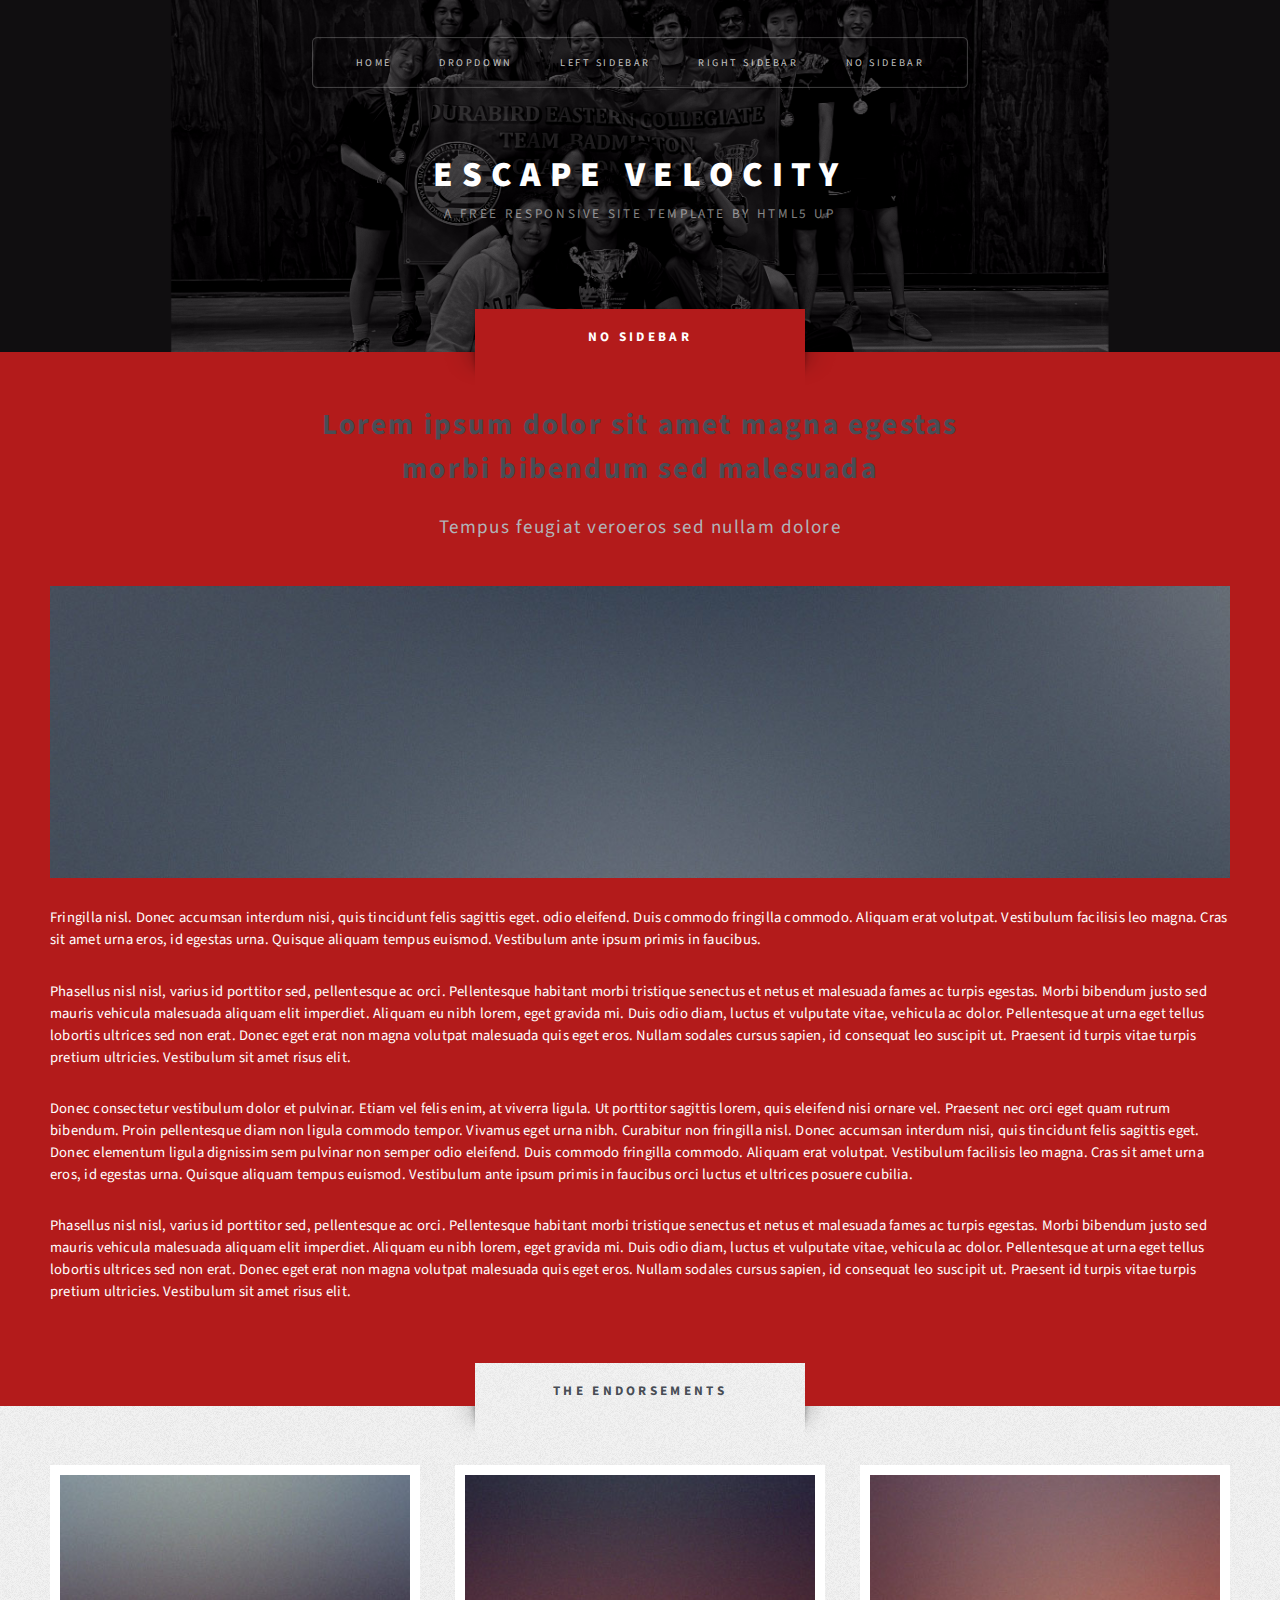
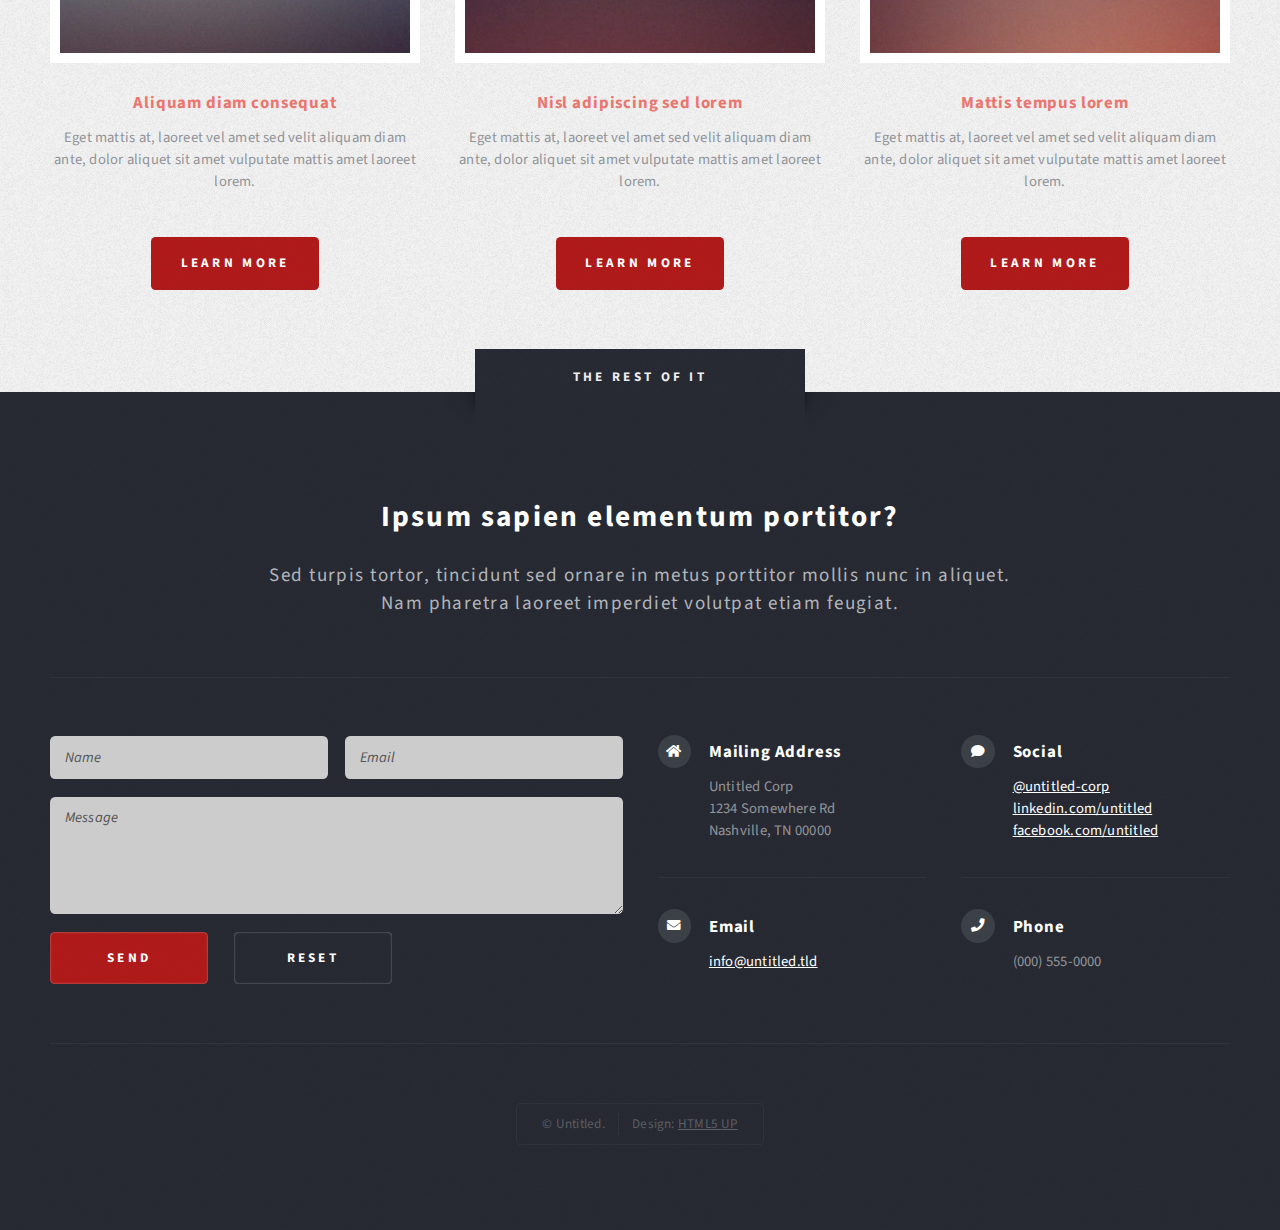
<file: no-sidebar.html>
<!DOCTYPE HTML>
<!--
	Escape Velocity by HTML5 UP
	html5up.net | @ajlkn
	Free for personal and commercial use under the CCA 3.0 license (html5up.net/license)
-->
<html>
	<head>
		<title>No Sidebar - Escape Velocity by HTML5 UP</title>
		<meta charset="utf-8" />
		<meta name="viewport" content="width=device-width, initial-scale=1, user-scalable=no" />
		<link rel="stylesheet" href="assets/css/main.css" />
	</head>
	<body class="no-sidebar is-preload">
		<div id="page-wrapper">

			<!-- Header -->
				<section id="header" class="wrapper">

					<!-- Logo -->
						<div id="logo">
							<h1><a href="index.html">Escape Velocity</a></h1>
							<p>A free responsive site template by HTML5 UP</p>
						</div>

					<!-- Nav -->
						<nav id="nav">
							<ul>
								<li><a href="index.html">Home</a></li>
								<li>
									<a href="#">Dropdown</a>
									<ul>
										<li><a href="#">Lorem ipsum</a></li>
										<li><a href="#">Magna veroeros</a></li>
										<li><a href="#">Etiam nisl</a></li>
										<li>
											<a href="#">Sed consequat</a>
											<ul>
												<li><a href="#">Lorem dolor</a></li>
												<li><a href="#">Amet consequat</a></li>
												<li><a href="#">Magna phasellus</a></li>
												<li><a href="#">Etiam nisl</a></li>
												<li><a href="#">Sed feugiat</a></li>
											</ul>
										</li>
										<li><a href="#">Nisl tempus</a></li>
									</ul>
								</li>
								<li><a href="left-sidebar.html">Left Sidebar</a></li>
								<li><a href="right-sidebar.html">Right Sidebar</a></li>
								<li class="current"><a href="no-sidebar.html">No Sidebar</a></li>
							</ul>
						</nav>

				</section>

			<!-- Main -->
				<div id="main" class="wrapper style2">
					<div class="title">No Sidebar</div>
					<div class="container">

						<!-- Content -->
							<div id="content">
								<article class="box post">
									<header class="style1">
										<h2>Lorem ipsum dolor sit amet magna egestas<br class="mobile-hide" />
										morbi bibendum sed malesuada</h2>
										<p>Tempus feugiat veroeros sed nullam dolore</p>
									</header>
									<a href="#" class="image featured">
										<img src="images/pic01.jpg" alt="" />
									</a>
									<p>Fringilla nisl. Donec accumsan interdum nisi, quis tincidunt felis sagittis eget.
									odio eleifend. Duis commodo fringilla commodo. Aliquam erat volutpat. Vestibulum
									facilisis leo magna. Cras sit amet urna eros, id egestas urna. Quisque aliquam
									tempus euismod. Vestibulum ante ipsum primis in faucibus.</p>
									<p>Phasellus nisl nisl, varius id porttitor sed, pellentesque ac orci. Pellentesque
									habitant morbi tristique senectus et netus et malesuada fames ac turpis egestas. Morbi
									bibendum justo sed mauris vehicula malesuada aliquam elit imperdiet. Aliquam eu nibh
									lorem, eget gravida mi. Duis odio diam, luctus et vulputate vitae, vehicula ac dolor.
									Pellentesque at urna eget tellus lobortis ultrices sed non erat. Donec eget erat non
									magna volutpat malesuada quis eget eros. Nullam sodales cursus sapien, id consequat
									leo suscipit ut. Praesent id turpis vitae turpis pretium ultricies. Vestibulum sit
									amet risus elit.</p>
									<p>Donec consectetur vestibulum dolor et pulvinar. Etiam vel felis enim, at viverra
									ligula. Ut porttitor sagittis lorem, quis eleifend nisi ornare vel. Praesent nec orci
									eget quam rutrum bibendum. Proin pellentesque diam non ligula commodo tempor. Vivamus
									eget urna nibh. Curabitur non fringilla nisl. Donec accumsan interdum nisi, quis
									tincidunt felis sagittis eget. Donec elementum ligula dignissim sem pulvinar non semper
									odio eleifend. Duis commodo fringilla commodo. Aliquam erat volutpat. Vestibulum
									facilisis leo magna. Cras sit amet urna eros, id egestas urna. Quisque aliquam
									tempus euismod. Vestibulum ante ipsum primis in faucibus orci luctus et ultrices
									posuere cubilia.</p>
									<p>Phasellus nisl nisl, varius id porttitor sed, pellentesque ac orci. Pellentesque
									habitant morbi tristique senectus et netus et malesuada fames ac turpis egestas. Morbi
									bibendum justo sed mauris vehicula malesuada aliquam elit imperdiet. Aliquam eu nibh
									lorem, eget gravida mi. Duis odio diam, luctus et vulputate vitae, vehicula ac dolor.
									Pellentesque at urna eget tellus lobortis ultrices sed non erat. Donec eget erat non
									magna volutpat malesuada quis eget eros. Nullam sodales cursus sapien, id consequat
									leo suscipit ut. Praesent id turpis vitae turpis pretium ultricies. Vestibulum sit
									amet risus elit.</p>
								</article>
							</div>

					</div>
				</div>

			<!-- Highlights -->
				<section id="highlights" class="wrapper style3">
					<div class="title">The Endorsements</div>
					<div class="container">
						<div class="row aln-center">
							<div class="col-4 col-12-medium">
								<section class="highlight">
									<a href="#" class="image featured"><img src="images/pic02.jpg" alt="" /></a>
									<h3><a href="#">Aliquam diam consequat</a></h3>
									<p>Eget mattis at, laoreet vel amet sed velit aliquam diam ante, dolor aliquet sit amet vulputate mattis amet laoreet lorem.</p>
									<ul class="actions">
										<li><a href="#" class="button style1">Learn More</a></li>
									</ul>
								</section>
							</div>
							<div class="col-4 col-12-medium">
								<section class="highlight">
									<a href="#" class="image featured"><img src="images/pic03.jpg" alt="" /></a>
									<h3><a href="#">Nisl adipiscing sed lorem</a></h3>
									<p>Eget mattis at, laoreet vel amet sed velit aliquam diam ante, dolor aliquet sit amet vulputate mattis amet laoreet lorem.</p>
									<ul class="actions">
										<li><a href="#" class="button style1">Learn More</a></li>
									</ul>
								</section>
							</div>
							<div class="col-4 col-12-medium">
								<section class="highlight">
									<a href="#" class="image featured"><img src="images/pic04.jpg" alt="" /></a>
									<h3><a href="#">Mattis tempus lorem</a></h3>
									<p>Eget mattis at, laoreet vel amet sed velit aliquam diam ante, dolor aliquet sit amet vulputate mattis amet laoreet lorem.</p>
									<ul class="actions">
										<li><a href="#" class="button style1">Learn More</a></li>
									</ul>
								</section>
							</div>
						</div>
					</div>
				</section>

			<!-- Footer -->
				<section id="footer" class="wrapper">
					<div class="title">The Rest Of It</div>
					<div class="container">
						<header class="style1">
							<h2>Ipsum sapien elementum portitor?</h2>
							<p>
								Sed turpis tortor, tincidunt sed ornare in metus porttitor mollis nunc in aliquet.<br />
								Nam pharetra laoreet imperdiet volutpat etiam feugiat.
							</p>
						</header>
						<div class="row">
							<div class="col-6 col-12-medium">

								<!-- Contact Form -->
									<section>
										<form method="post" action="#">
											<div class="row gtr-50">
												<div class="col-6 col-12-small">
													<input type="text" name="name" id="contact-name" placeholder="Name" />
												</div>
												<div class="col-6 col-12-small">
													<input type="text" name="email" id="contact-email" placeholder="Email" />
												</div>
												<div class="col-12">
													<textarea name="message" id="contact-message" placeholder="Message" rows="4"></textarea>
												</div>
												<div class="col-12">
													<ul class="actions">
														<li><input type="submit" class="style1" value="Send" /></li>
														<li><input type="reset" class="style2" value="Reset" /></li>
													</ul>
												</div>
											</div>
										</form>
									</section>

							</div>
							<div class="col-6 col-12-medium">

								<!-- Contact -->
									<section class="feature-list small">
										<div class="row">
											<div class="col-6 col-12-small">
												<section>
													<h3 class="icon solid fa-home">Mailing Address</h3>
													<p>
														Untitled Corp<br />
														1234 Somewhere Rd<br />
														Nashville, TN 00000
													</p>
												</section>
											</div>
											<div class="col-6 col-12-small">
												<section>
													<h3 class="icon solid fa-comment">Social</h3>
													<p>
														<a href="#">@untitled-corp</a><br />
														<a href="#">linkedin.com/untitled</a><br />
														<a href="#">facebook.com/untitled</a>
													</p>
												</section>
											</div>
											<div class="col-6 col-12-small">
												<section>
													<h3 class="icon solid fa-envelope">Email</h3>
													<p>
														<a href="#">info@untitled.tld</a>
													</p>
												</section>
											</div>
											<div class="col-6 col-12-small">
												<section>
													<h3 class="icon solid fa-phone">Phone</h3>
													<p>
														(000) 555-0000
													</p>
												</section>
											</div>
										</div>
									</section>

							</div>
						</div>
						<div id="copyright">
							<ul>
								<li>&copy; Untitled.</li><li>Design: <a href="http://html5up.net">HTML5 UP</a></li>
							</ul>
						</div>
					</div>
				</section>

		</div>

		<!-- Scripts -->
			<script src="assets/js/jquery.min.js"></script>
			<script src="assets/js/jquery.dropotron.min.js"></script>
			<script src="assets/js/browser.min.js"></script>
			<script src="assets/js/breakpoints.min.js"></script>
			<script src="assets/js/util.js"></script>
			<script src="assets/js/main.js"></script>

	</body>
</html>
</file>
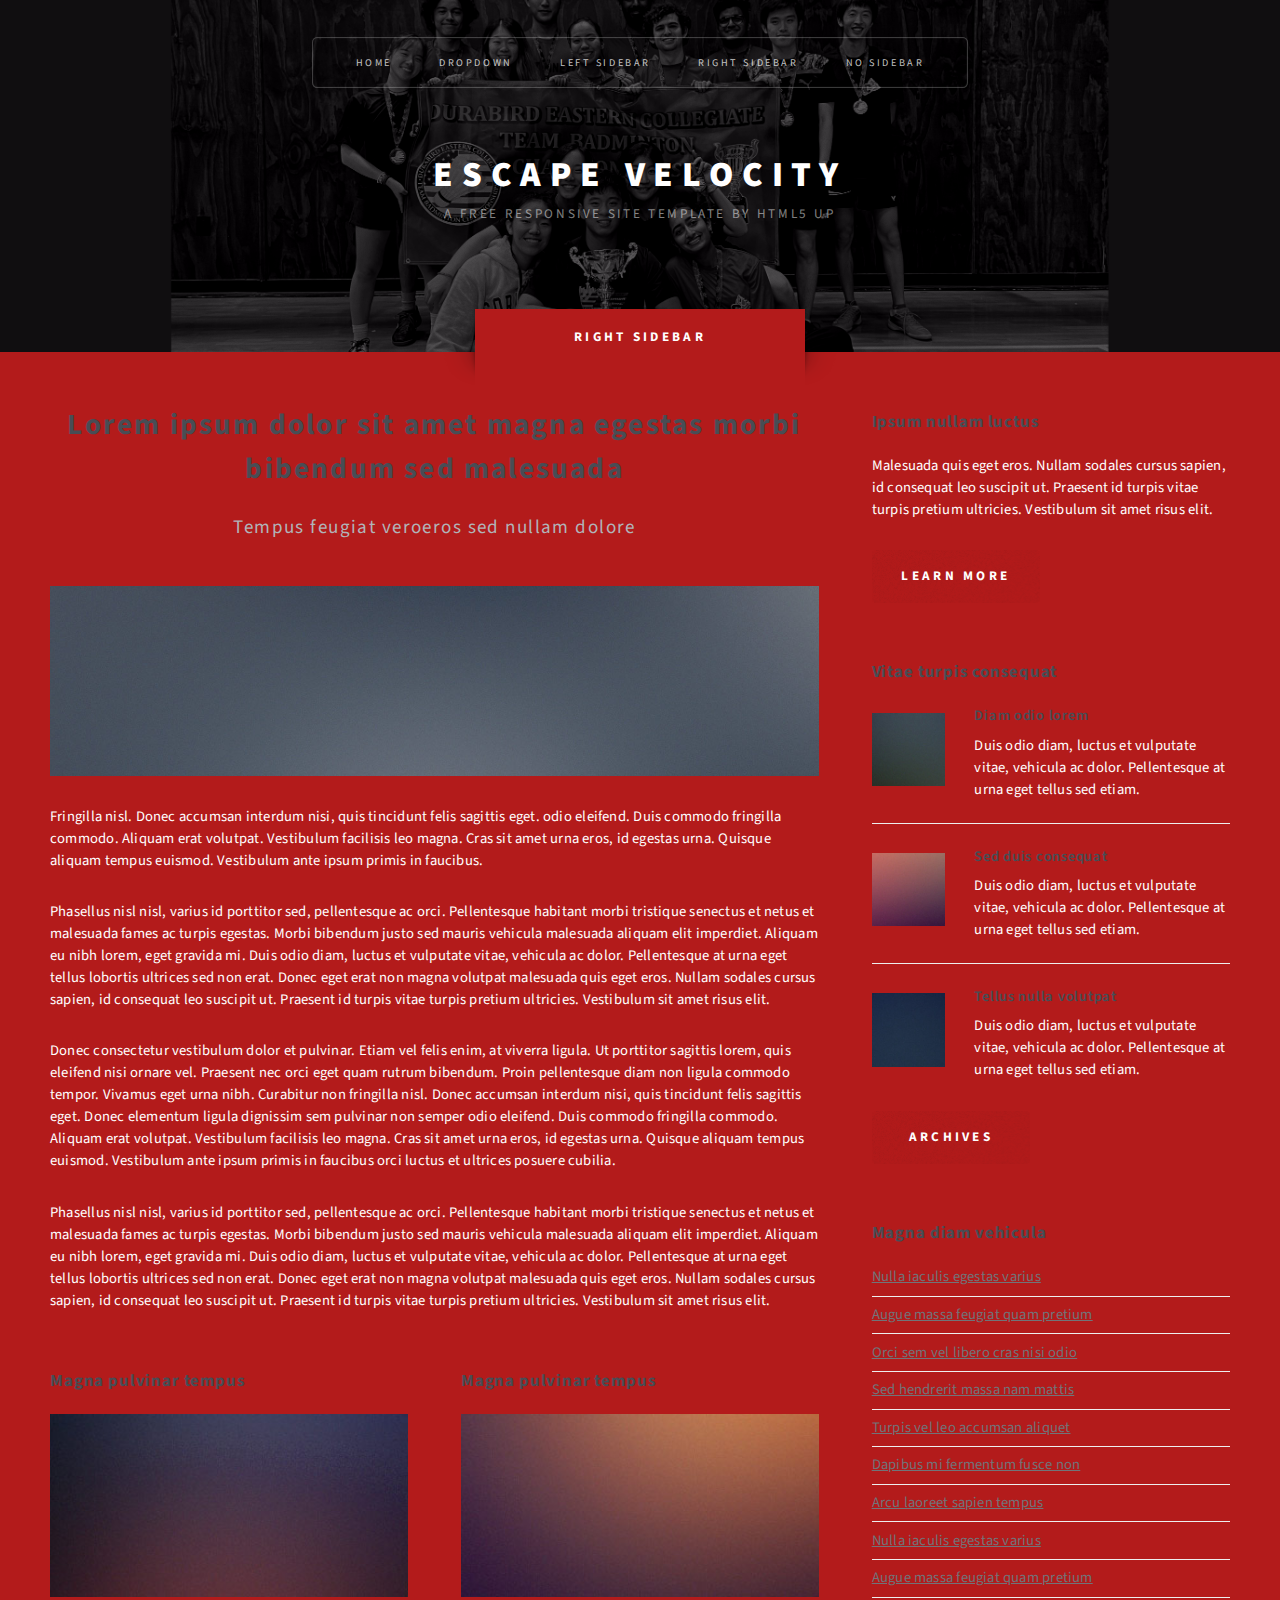
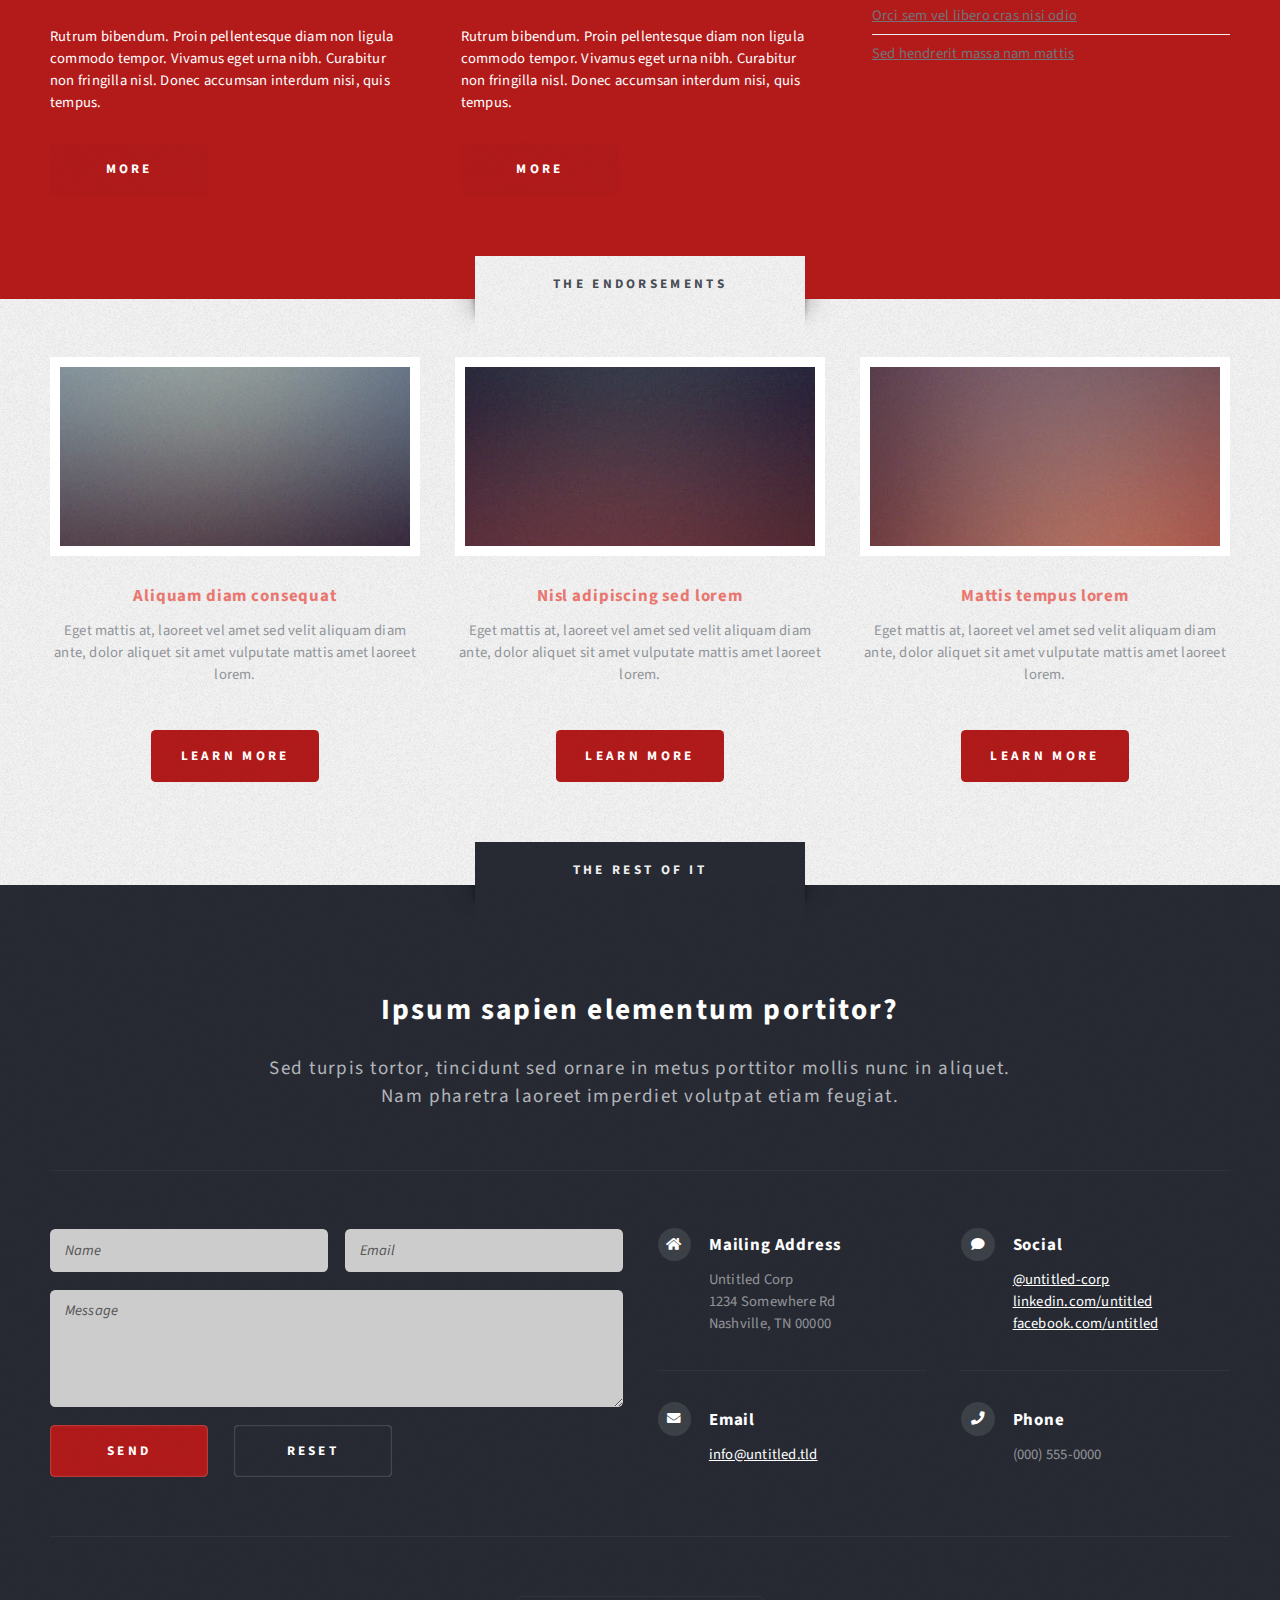
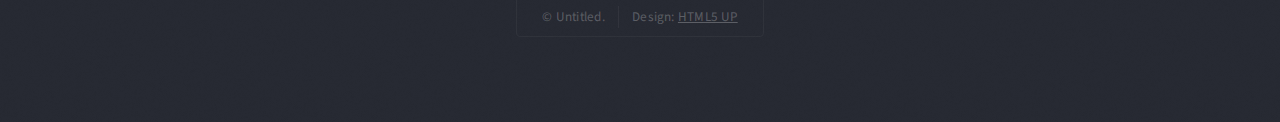
<file: right-sidebar.html>
<!DOCTYPE HTML>
<!--
	Escape Velocity by HTML5 UP
	html5up.net | @ajlkn
	Free for personal and commercial use under the CCA 3.0 license (html5up.net/license)
-->
<html>
	<head>
		<title>Right Sidebar - Escape Velocity by HTML5 UP</title>
		<meta charset="utf-8" />
		<meta name="viewport" content="width=device-width, initial-scale=1, user-scalable=no" />
		<link rel="stylesheet" href="assets/css/main.css" />
	</head>
	<body class="right-sidebar is-preload">
		<div id="page-wrapper">

			<!-- Header -->
				<section id="header" class="wrapper">

					<!-- Logo -->
						<div id="logo">
							<h1><a href="index.html">Escape Velocity</a></h1>
							<p>A free responsive site template by HTML5 UP</p>
						</div>

					<!-- Nav -->
						<nav id="nav">
							<ul>
								<li><a href="index.html">Home</a></li>
								<li>
									<a href="#">Dropdown</a>
									<ul>
										<li><a href="#">Lorem ipsum</a></li>
										<li><a href="#">Magna veroeros</a></li>
										<li><a href="#">Etiam nisl</a></li>
										<li>
											<a href="#">Sed consequat</a>
											<ul>
												<li><a href="#">Lorem dolor</a></li>
												<li><a href="#">Amet consequat</a></li>
												<li><a href="#">Magna phasellus</a></li>
												<li><a href="#">Etiam nisl</a></li>
												<li><a href="#">Sed feugiat</a></li>
											</ul>
										</li>
										<li><a href="#">Nisl tempus</a></li>
									</ul>
								</li>
								<li><a href="left-sidebar.html">Left Sidebar</a></li>
								<li class="current"><a href="right-sidebar.html">Right Sidebar</a></li>
								<li><a href="no-sidebar.html">No Sidebar</a></li>
							</ul>
						</nav>

				</section>

			<!-- Main -->
				<section id="main" class="wrapper style2">
					<div class="title">Right Sidebar</div>
					<div class="container">
						<div class="row gtr-150">
							<div class="col-8 col-12-medium">

								<!-- Content -->
									<div id="content">
										<article class="box post">
											<header class="style1">
												<h2>Lorem ipsum dolor sit amet magna egestas morbi bibendum sed malesuada</h2>
												<p>Tempus feugiat veroeros sed nullam dolore</p>
											</header>
											<a href="#" class="image featured">
												<img src="images/pic01.jpg" alt="" />
											</a>
											<p>Fringilla nisl. Donec accumsan interdum nisi, quis tincidunt felis sagittis eget.
											odio eleifend. Duis commodo fringilla commodo. Aliquam erat volutpat. Vestibulum
											facilisis leo magna. Cras sit amet urna eros, id egestas urna. Quisque aliquam
											tempus euismod. Vestibulum ante ipsum primis in faucibus.</p>
											<p>Phasellus nisl nisl, varius id porttitor sed, pellentesque ac orci. Pellentesque
											habitant morbi tristique senectus et netus et malesuada fames ac turpis egestas. Morbi
											bibendum justo sed mauris vehicula malesuada aliquam elit imperdiet. Aliquam eu nibh
											lorem, eget gravida mi. Duis odio diam, luctus et vulputate vitae, vehicula ac dolor.
											Pellentesque at urna eget tellus lobortis ultrices sed non erat. Donec eget erat non
											magna volutpat malesuada quis eget eros. Nullam sodales cursus sapien, id consequat
											leo suscipit ut. Praesent id turpis vitae turpis pretium ultricies. Vestibulum sit
											amet risus elit.</p>
											<p>Donec consectetur vestibulum dolor et pulvinar. Etiam vel felis enim, at viverra
											ligula. Ut porttitor sagittis lorem, quis eleifend nisi ornare vel. Praesent nec orci
											eget quam rutrum bibendum. Proin pellentesque diam non ligula commodo tempor. Vivamus
											eget urna nibh. Curabitur non fringilla nisl. Donec accumsan interdum nisi, quis
											tincidunt felis sagittis eget. Donec elementum ligula dignissim sem pulvinar non semper
											odio eleifend. Duis commodo fringilla commodo. Aliquam erat volutpat. Vestibulum
											facilisis leo magna. Cras sit amet urna eros, id egestas urna. Quisque aliquam
											tempus euismod. Vestibulum ante ipsum primis in faucibus orci luctus et ultrices
											posuere cubilia.</p>
											<p>Phasellus nisl nisl, varius id porttitor sed, pellentesque ac orci. Pellentesque
											habitant morbi tristique senectus et netus et malesuada fames ac turpis egestas. Morbi
											bibendum justo sed mauris vehicula malesuada aliquam elit imperdiet. Aliquam eu nibh
											lorem, eget gravida mi. Duis odio diam, luctus et vulputate vitae, vehicula ac dolor.
											Pellentesque at urna eget tellus lobortis ultrices sed non erat. Donec eget erat non
											magna volutpat malesuada quis eget eros. Nullam sodales cursus sapien, id consequat
											leo suscipit ut. Praesent id turpis vitae turpis pretium ultricies. Vestibulum sit
											amet risus elit.</p>
										</article>
										<div class="row gtr-150">
											<div class="col-6 col-12-small">
												<section class="box">
													<header>
														<h2>Magna pulvinar tempus</h2>
													</header>
													<a href="#" class="image featured"><img src="images/pic05.jpg" alt="" /></a>
													<p>Rutrum bibendum. Proin pellentesque diam non ligula commodo tempor. Vivamus
													eget urna nibh. Curabitur non fringilla nisl. Donec accumsan interdum nisi, quis
													tempus.</p>
													<a href="#" class="button style1">More</a>
												</section>
											</div>
											<div class="col-6 col-12-small">
												<section class="box">
													<header>
														<h2>Magna pulvinar tempus</h2>
													</header>
													<a href="#" class="image featured"><img src="images/pic06.jpg" alt="" /></a>
													<p>Rutrum bibendum. Proin pellentesque diam non ligula commodo tempor. Vivamus
													eget urna nibh. Curabitur non fringilla nisl. Donec accumsan interdum nisi, quis
													tempus.</p>
													<a href="#" class="button style1">More</a>
												</section>
											</div>
										</div>
									</div>

							</div>
							<div class="col-4 col-12-medium">

								<!-- Sidebar -->
									<div id="sidebar">
										<section class="box">
											<header>
												<h2>Ipsum nullam luctus</h2>
											</header>
											<p>Malesuada quis eget eros. Nullam sodales cursus sapien, id consequat
											leo suscipit ut. Praesent id turpis vitae turpis pretium ultricies. Vestibulum sit
											amet risus elit.</p>
											<a href="#" class="button style1">Learn More</a>
										</section>
										<section class="box">
											<header>
												<h2>Vitae turpis consequat</h2>
											</header>
											<ul class="style2">
												<li>
													<article class="box post-excerpt">
														<a href="#" class="image left"><img src="images/pic08.jpg" alt="" /></a>
														<h3><a href="#">Diam odio lorem</a></h3>
														<p>Duis odio diam, luctus et vulputate vitae, vehicula ac dolor. Pellentesque at urna eget tellus sed etiam.</p>
													</article>
												</li>
												<li>
													<article class="box post-excerpt">
														<a href="#" class="image left"><img src="images/pic09.jpg" alt="" /></a>
														<h3><a href="#">Sed duis consequat</a></h3>
														<p>Duis odio diam, luctus et vulputate vitae, vehicula ac dolor. Pellentesque at urna eget tellus sed etiam.</p>
													</article>
												</li>
												<li>
													<article class="box post-excerpt">
														<a href="#" class="image left"><img src="images/pic10.jpg" alt="" /></a>
														<h3><a href="#">Tellus nulla volutpat</a></h3>
														<p>Duis odio diam, luctus et vulputate vitae, vehicula ac dolor. Pellentesque at urna eget tellus sed etiam.</p>
													</article>
												</li>
											</ul>
											<a href="#" class="button style1">Archives</a>
										</section>
										<section class="box">
											<header>
												<h2>Magna diam vehicula</h2>
											</header>
											<ul class="style3">
												<li><a href="#">Nulla iaculis egestas varius</a></li>
												<li><a href="#">Augue massa feugiat quam pretium</a></li>
												<li><a href="#">Orci sem vel libero cras nisi odio</a></li>
												<li><a href="#">Sed hendrerit massa nam mattis</a></li>
												<li><a href="#">Turpis vel leo accumsan aliquet</a></li>
												<li><a href="#">Dapibus mi fermentum fusce non</a></li>
												<li><a href="#">Arcu laoreet sapien tempus</a></li>
												<li><a href="#">Nulla iaculis egestas varius</a></li>
												<li><a href="#">Augue massa feugiat quam pretium</a></li>
												<li><a href="#">Orci sem vel libero cras nisi odio</a></li>
												<li><a href="#">Sed hendrerit massa nam mattis</a></li>
											</ul>
										</section>
									</div>

							</div>
						</div>
					</div>
				</section>

			<!-- Highlights -->
				<section id="highlights" class="wrapper style3">
					<div class="title">The Endorsements</div>
					<div class="container">
						<div class="row aln-center">
							<div class="col-4 col-12-medium">
								<section class="highlight">
									<a href="#" class="image featured"><img src="images/pic02.jpg" alt="" /></a>
									<h3><a href="#">Aliquam diam consequat</a></h3>
									<p>Eget mattis at, laoreet vel amet sed velit aliquam diam ante, dolor aliquet sit amet vulputate mattis amet laoreet lorem.</p>
									<ul class="actions">
										<li><a href="#" class="button style1">Learn More</a></li>
									</ul>
								</section>
							</div>
							<div class="col-4 col-12-medium">
								<section class="highlight">
									<a href="#" class="image featured"><img src="images/pic03.jpg" alt="" /></a>
									<h3><a href="#">Nisl adipiscing sed lorem</a></h3>
									<p>Eget mattis at, laoreet vel amet sed velit aliquam diam ante, dolor aliquet sit amet vulputate mattis amet laoreet lorem.</p>
									<ul class="actions">
										<li><a href="#" class="button style1">Learn More</a></li>
									</ul>
								</section>
							</div>
							<div class="col-4 col-12-medium">
								<section class="highlight">
									<a href="#" class="image featured"><img src="images/pic04.jpg" alt="" /></a>
									<h3><a href="#">Mattis tempus lorem</a></h3>
									<p>Eget mattis at, laoreet vel amet sed velit aliquam diam ante, dolor aliquet sit amet vulputate mattis amet laoreet lorem.</p>
									<ul class="actions">
										<li><a href="#" class="button style1">Learn More</a></li>
									</ul>
								</section>
							</div>
						</div>
					</div>
				</section>

			<!-- Footer -->
				<section id="footer" class="wrapper">
					<div class="title">The Rest Of It</div>
					<div class="container">
						<header class="style1">
							<h2>Ipsum sapien elementum portitor?</h2>
							<p>
								Sed turpis tortor, tincidunt sed ornare in metus porttitor mollis nunc in aliquet.<br />
								Nam pharetra laoreet imperdiet volutpat etiam feugiat.
							</p>
						</header>
						<div class="row">
							<div class="col-6 col-12-medium">

								<!-- Contact Form -->
									<section>
										<form method="post" action="#">
											<div class="row gtr-50">
												<div class="col-6 col-12-small">
													<input type="text" name="name" id="contact-name" placeholder="Name" />
												</div>
												<div class="col-6 col-12-small">
													<input type="text" name="email" id="contact-email" placeholder="Email" />
												</div>
												<div class="col-12">
													<textarea name="message" id="contact-message" placeholder="Message" rows="4"></textarea>
												</div>
												<div class="col-12">
													<ul class="actions">
														<li><input type="submit" class="style1" value="Send" /></li>
														<li><input type="reset" class="style2" value="Reset" /></li>
													</ul>
												</div>
											</div>
										</form>
									</section>

							</div>
							<div class="col-6 col-12-medium">

								<!-- Contact -->
									<section class="feature-list small">
										<div class="row">
											<div class="col-6 col-12-small">
												<section>
													<h3 class="icon solid fa-home">Mailing Address</h3>
													<p>
														Untitled Corp<br />
														1234 Somewhere Rd<br />
														Nashville, TN 00000
													</p>
												</section>
											</div>
											<div class="col-6 col-12-small">
												<section>
													<h3 class="icon solid fa-comment">Social</h3>
													<p>
														<a href="#">@untitled-corp</a><br />
														<a href="#">linkedin.com/untitled</a><br />
														<a href="#">facebook.com/untitled</a>
													</p>
												</section>
											</div>
											<div class="col-6 col-12-small">
												<section>
													<h3 class="icon solid fa-envelope">Email</h3>
													<p>
														<a href="#">info@untitled.tld</a>
													</p>
												</section>
											</div>
											<div class="col-6 col-12-small">
												<section>
													<h3 class="icon solid fa-phone">Phone</h3>
													<p>
														(000) 555-0000
													</p>
												</section>
											</div>
										</div>
									</section>

							</div>
						</div>
						<div id="copyright">
							<ul>
								<li>&copy; Untitled.</li><li>Design: <a href="http://html5up.net">HTML5 UP</a></li>
							</ul>
						</div>
					</div>
				</section>

		</div>

		<!-- Scripts -->
			<script src="assets/js/jquery.min.js"></script>
			<script src="assets/js/jquery.dropotron.min.js"></script>
			<script src="assets/js/browser.min.js"></script>
			<script src="assets/js/breakpoints.min.js"></script>
			<script src="assets/js/util.js"></script>
			<script src="assets/js/main.js"></script>

	</body>
</html>
</file>
<file: assets/css/main.css>
@import url("fontawesome-all.min.css");
@import url("https://fonts.googleapis.com/css?family=Source+Sans+Pro:400,400italic,700,900");

/*
	Escape Velocity by HTML5 UP
	html5up.net | @ajlkn
	Free for personal and commercial use under the CCA 3.0 license (html5up.net/license)
*/

html, body, div, span, applet, object,
iframe, h1, h2, h3, h4, h5, h6, p, blockquote,
pre, a, abbr, acronym, address, big, cite,
code, del, dfn, em, img, ins, kbd, q, s, samp,
small, strike, strong, sub, sup, tt, var, b,
u, i, center, dl, dt, dd, ol, ul, li, fieldset,
form, label, legend, table, caption, tbody,
tfoot, thead, tr, th, td, article, aside,
canvas, details, embed, figure, figcaption,
footer, header, hgroup, menu, nav, output, ruby,
section, summary, time, mark, audio, video {
	margin: 0;
	padding: 0;
	border: 0;
	font-size: 100%;
	font: inherit;
	vertical-align: baseline;}

article, aside, details, figcaption, figure,
footer, header, hgroup, menu, nav, section {
	display: block;}

body {
	line-height: 1;
}

ol, ul {
	list-style: none;
}

blockquote, q {
	quotes: none;
}

	blockquote:before, blockquote:after, q:before, q:after {
		content: '';
		content: none;
	}

table {
	border-collapse: collapse;
	border-spacing: 0;
}

body {
	-webkit-text-size-adjust: none;
}

mark {
	background-color: transparent;
	color: inherit;
}

input::-moz-focus-inner {
	border: 0;
	padding: 0;
}

input, select, textarea {
	-moz-appearance: none;
	-webkit-appearance: none;
	-ms-appearance: none;
	appearance: none;
}

/* Basic */

	ul.icons {
		cursor: default;
		list-style: none;
		padding-left: 0;
	}

		ul.icons li {
			display: inline-block;
			padding: 0 0.65em 0 0;
		}

			ul.icons li:last-child {
				padding-right: 0 !important;
			}

	@-ms-viewport {
		width: device-width;
	}

	html {
		box-sizing: border-box;
	}

	*, *:before, *:after {
		box-sizing: inherit;
	}

	body.is-preload *, body.is-preload *:before, body.is-preload *:after {
		-moz-animation: none !important;
		-webkit-animation: none !important;
		-ms-animation: none !important;
		animation: none !important;
		-moz-transition: none !important;
		-webkit-transition: none !important;
		-ms-transition: none !important;
		transition: none !important;
	}

	body, input, textarea, select {
		font-family: 'Source Sans Pro', sans-serif;
		font-weight: 400;
		color: #919499;
		font-size: 14pt;
		line-height: 1.75em;
		letter-spacing: 0.025em;
	}

	h1, h2, h3, h4, h5, h6 {
		font-weight: 700;
		color: #484d55;
	}

		h1 a, h2 a, h3 a, h4 a, h5 a, h6 a {
			color: inherit;
			text-decoration: none;
		}

	a {
		-moz-transition: color .25s ease-in-out;
		-webkit-transition: color .25s ease-in-out;
		-ms-transition: color .25s ease-in-out;
		transition: color .25s ease-in-out;
		text-decoration: underline;
		color: #717479;
	}

		a:hover {
			text-decoration: none;
		}

	strong, b {
		font-weight: 700;
		color: #484d55;
	}

	blockquote {
		border-left: solid 0.5em #ddd;
		padding: 1em 0 1em 2em;
		font-style: italic;
	}

	em, i {
		font-style: italic;
	}

	hr {
		border: 0;
		border-top: solid 1px #ddd;
		margin: 2em 0 2em 0;
	}

	sub {
		position: relative;
		top: 0.5em;
		font-size: 0.8em;
	}

	sup {
		position: relative;
		top: -0.5em;
		font-size: 0.8em;
	}

	.nobr {
		white-space: nowrap;
	}

	br.clear {
		clear: both;
	}

	p, ul, ol, dl, table, blockquote, form {
		margin-bottom: 2em;
	}


/* Container */

	.container {
		margin: 0 auto;
		max-width: 100%;
		width: 68em;
	}

		@media screen and (max-width: 1680px) {

			.container {
				width: 70em;
			}

		}

		@media screen and (max-width: 1280px) {

			.container {
				width: calc(100% - 100px);
			}

		}

		@media screen and (max-width: 980px) {

			.container {
				width: calc(100% - 100px);
			}

		}

		@media screen and (max-width: 736px) {

			.container {
				width: calc(100% - 40px);
			}

		}

/* Row */

	.row {
		display: flex;
		flex-wrap: wrap;
		box-sizing: border-box;
		align-items: stretch;
	}

		.row > * {
			box-sizing: border-box;
		}

		.row.gtr-uniform > * > :last-child {
			margin-bottom: 0;
		}

		.row.aln-left {
			justify-content: flex-start;
		}

		.row.aln-center {
			justify-content: center;
		}

		.row.aln-right {
			justify-content: flex-end;
		}

		.row.aln-top {
			align-items: flex-start;
		}

		.row.aln-middle {
			align-items: center;
		}

		.row.aln-bottom {
			align-items: flex-end;
		}

		.row > .imp {
			order: -1;
		}

		.row > .col-1 {
			width: 8.33333%;
		}

		.row > .off-1 {
			margin-left: 8.33333%;
		}

		.row > .col-2 {
			width: 16.66667%;
		}

		.row > .off-2 {
			margin-left: 16.66667%;
		}

		.row > .col-3 {
			width: 25%;
		}

		.row > .off-3 {
			margin-left: 25%;
		}

		.row > .col-4 {
			width: 33.33333%;
		}

		.row > .off-4 {
			margin-left: 33.33333%;
		}

		.row > .col-5 {
			width: 41.66667%;
		}

		.row > .off-5 {
			margin-left: 41.66667%;
		}

		.row > .col-6 {
			width: 50%;
		}

		.row > .off-6 {
			margin-left: 50%;
		}

		.row > .col-7 {
			width: 58.33333%;
		}

		.row > .off-7 {
			margin-left: 58.33333%;
		}

		.row > .col-8 {
			width: 66.66667%;
		}

		.row > .off-8 {
			margin-left: 66.66667%;
		}

		.row > .col-9 {
			width: 75%;
		}

		.row > .off-9 {
			margin-left: 75%;
		}

		.row > .col-10 {
			width: 83.33333%;
		}

		.row > .off-10 {
			margin-left: 83.33333%;
		}

		.row > .col-11 {
			width: 91.66667%;
		}

		.row > .off-11 {
			margin-left: 91.66667%;
		}

		.row > .col-12 {
			width: 100%;
		}

		.row > .off-12 {
			margin-left: 100%;
		}

		.row.gtr-0 {
			margin-top: 0px;
			margin-left: 0px;
		}

			.row.gtr-0 > * {
				padding: 0px 0 0 0px;
			}

			.row.gtr-0.gtr-uniform {
				margin-top: 0px;
			}

				.row.gtr-0.gtr-uniform > * {
					padding-top: 0px;
				}

		.row.gtr-25 {
			margin-top: -12.5px;
			margin-left: -12.5px;
		}

			.row.gtr-25 > * {
				padding: 12.5px 0 0 12.5px;
			}

			.row.gtr-25.gtr-uniform {
				margin-top: -12.5px;
			}

				.row.gtr-25.gtr-uniform > * {
					padding-top: 12.5px;
				}

		.row.gtr-50 {
			margin-top: -25px;
			margin-left: -25px;
		}

			.row.gtr-50 > * {
				padding: 25px 0 0 25px;
			}

			.row.gtr-50.gtr-uniform {
				margin-top: -25px;
			}

				.row.gtr-50.gtr-uniform > * {
					padding-top: 25px;
				}

		.row {
			margin-top: -50px;
			margin-left: -50px;
		}

			.row > * {
				padding: 50px 0 0 50px;
			}

			.row.gtr-uniform {
				margin-top: -50px;
			}

				.row.gtr-uniform > * {
					padding-top: 50px;
				}

		.row.gtr-150 {
			margin-top: -75px;
			margin-left: -75px;
		}

			.row.gtr-150 > * {
				padding: 75px 0 0 75px;
			}

			.row.gtr-150.gtr-uniform {
				margin-top: -75px;
			}

				.row.gtr-150.gtr-uniform > * {
					padding-top: 75px;
				}

		.row.gtr-200 {
			margin-top: -100px;
			margin-left: -100px;
		}

			.row.gtr-200 > * {
				padding: 100px 0 0 100px;
			}

			.row.gtr-200.gtr-uniform {
				margin-top: -100px;
			}

				.row.gtr-200.gtr-uniform > * {
					padding-top: 100px;
				}

		@media screen and (max-width: 1680px) {

			.row {
				display: flex;
				flex-wrap: wrap;
				box-sizing: border-box;
				align-items: stretch;
			}

				.row > * {
					box-sizing: border-box;
				}

				.row.gtr-uniform > * > :last-child {
					margin-bottom: 0;
				}

				.row.aln-left {
					justify-content: flex-start;
				}

				.row.aln-center {
					justify-content: center;
				}

				.row.aln-right {
					justify-content: flex-end;
				}

				.row.aln-top {
					align-items: flex-start;
				}

				.row.aln-middle {
					align-items: center;
				}

				.row.aln-bottom {
					align-items: flex-end;
				}

				.row > .imp-xlarge {
					order: -1;
				}

				.row > .col-1-xlarge {
					width: 8.33333%;
				}

				.row > .off-1-xlarge {
					margin-left: 8.33333%;
				}

				.row > .col-2-xlarge {
					width: 16.66667%;
				}

				.row > .off-2-xlarge {
					margin-left: 16.66667%;
				}

				.row > .col-3-xlarge {
					width: 25%;
				}

				.row > .off-3-xlarge {
					margin-left: 25%;
				}

				.row > .col-4-xlarge {
					width: 33.33333%;
				}

				.row > .off-4-xlarge {
					margin-left: 33.33333%;
				}

				.row > .col-5-xlarge {
					width: 41.66667%;
				}

				.row > .off-5-xlarge {
					margin-left: 41.66667%;
				}

				.row > .col-6-xlarge {
					width: 50%;
				}

				.row > .off-6-xlarge {
					margin-left: 50%;
				}

				.row > .col-7-xlarge {
					width: 58.33333%;
				}

				.row > .off-7-xlarge {
					margin-left: 58.33333%;
				}

				.row > .col-8-xlarge {
					width: 66.66667%;
				}

				.row > .off-8-xlarge {
					margin-left: 66.66667%;
				}

				.row > .col-9-xlarge {
					width: 75%;
				}

				.row > .off-9-xlarge {
					margin-left: 75%;
				}

				.row > .col-10-xlarge {
					width: 83.33333%;
				}

				.row > .off-10-xlarge {
					margin-left: 83.33333%;
				}

				.row > .col-11-xlarge {
					width: 91.66667%;
				}

				.row > .off-11-xlarge {
					margin-left: 91.66667%;
				}

				.row > .col-12-xlarge {
					width: 100%;
				}

				.row > .off-12-xlarge {
					margin-left: 100%;
				}

				.row.gtr-0 {
					margin-top: 0px;
					margin-left: 0px;
				}

					.row.gtr-0 > * {
						padding: 0px 0 0 0px;
					}

					.row.gtr-0.gtr-uniform {
						margin-top: 0px;
					}

						.row.gtr-0.gtr-uniform > * {
							padding-top: 0px;
						}

				.row.gtr-25 {
					margin-top: -12.5px;
					margin-left: -12.5px;
				}

					.row.gtr-25 > * {
						padding: 12.5px 0 0 12.5px;
					}

					.row.gtr-25.gtr-uniform {
						margin-top: -12.5px;
					}

						.row.gtr-25.gtr-uniform > * {
							padding-top: 12.5px;
						}

				.row.gtr-50 {
					margin-top: -25px;
					margin-left: -25px;
				}

					.row.gtr-50 > * {
						padding: 25px 0 0 25px;
					}

					.row.gtr-50.gtr-uniform {
						margin-top: -25px;
					}

						.row.gtr-50.gtr-uniform > * {
							padding-top: 25px;
						}

				.row {
					margin-top: -50px;
					margin-left: -50px;
				}

					.row > * {
						padding: 50px 0 0 50px;
					}

					.row.gtr-uniform {
						margin-top: -50px;
					}

						.row.gtr-uniform > * {
							padding-top: 50px;
						}

				.row.gtr-150 {
					margin-top: -75px;
					margin-left: -75px;
				}

					.row.gtr-150 > * {
						padding: 75px 0 0 75px;
					}

					.row.gtr-150.gtr-uniform {
						margin-top: -75px;
					}

						.row.gtr-150.gtr-uniform > * {
							padding-top: 75px;
						}

				.row.gtr-200 {
					margin-top: -100px;
					margin-left: -100px;
				}

					.row.gtr-200 > * {
						padding: 100px 0 0 100px;
					}

					.row.gtr-200.gtr-uniform {
						margin-top: -100px;
					}

						.row.gtr-200.gtr-uniform > * {
							padding-top: 100px;
						}

		}

		@media screen and (max-width: 1280px) {

			.row {
				display: flex;
				flex-wrap: wrap;
				box-sizing: border-box;
				align-items: stretch;
			}

				.row > * {
					box-sizing: border-box;
				}

				.row.gtr-uniform > * > :last-child {
					margin-bottom: 0;
				}

				.row.aln-left {
					justify-content: flex-start;
				}

				.row.aln-center {
					justify-content: center;
				}

				.row.aln-right {
					justify-content: flex-end;
				}

				.row.aln-top {
					align-items: flex-start;
				}

				.row.aln-middle {
					align-items: center;
				}

				.row.aln-bottom {
					align-items: flex-end;
				}

				.row > .imp-large {
					order: -1;
				}

				.row > .col-1-large {
					width: 8.33333%;
				}

				.row > .off-1-large {
					margin-left: 8.33333%;
				}

				.row > .col-2-large {
					width: 16.66667%;
				}

				.row > .off-2-large {
					margin-left: 16.66667%;
				}

				.row > .col-3-large {
					width: 25%;
				}

				.row > .off-3-large {
					margin-left: 25%;
				}

				.row > .col-4-large {
					width: 33.33333%;
				}

				.row > .off-4-large {
					margin-left: 33.33333%;
				}

				.row > .col-5-large {
					width: 41.66667%;
				}

				.row > .off-5-large {
					margin-left: 41.66667%;
				}

				.row > .col-6-large {
					width: 50%;
				}

				.row > .off-6-large {
					margin-left: 50%;
				}

				.row > .col-7-large {
					width: 58.33333%;
				}

				.row > .off-7-large {
					margin-left: 58.33333%;
				}

				.row > .col-8-large {
					width: 66.66667%;
				}

				.row > .off-8-large {
					margin-left: 66.66667%;
				}

				.row > .col-9-large {
					width: 75%;
				}

				.row > .off-9-large {
					margin-left: 75%;
				}

				.row > .col-10-large {
					width: 83.33333%;
				}

				.row > .off-10-large {
					margin-left: 83.33333%;
				}

				.row > .col-11-large {
					width: 91.66667%;
				}

				.row > .off-11-large {
					margin-left: 91.66667%;
				}

				.row > .col-12-large {
					width: 100%;
				}

				.row > .off-12-large {
					margin-left: 100%;
				}

				.row.gtr-0 {
					margin-top: 0px;
					margin-left: 0px;
				}

					.row.gtr-0 > * {
						padding: 0px 0 0 0px;
					}

					.row.gtr-0.gtr-uniform {
						margin-top: 0px;
					}

						.row.gtr-0.gtr-uniform > * {
							padding-top: 0px;
						}

				.row.gtr-25 {
					margin-top: -8.75px;
					margin-left: -8.75px;
				}

					.row.gtr-25 > * {
						padding: 8.75px 0 0 8.75px;
					}

					.row.gtr-25.gtr-uniform {
						margin-top: -8.75px;
					}

						.row.gtr-25.gtr-uniform > * {
							padding-top: 8.75px;
						}

				.row.gtr-50 {
					margin-top: -17.5px;
					margin-left: -17.5px;
				}

					.row.gtr-50 > * {
						padding: 17.5px 0 0 17.5px;
					}

					.row.gtr-50.gtr-uniform {
						margin-top: -17.5px;
					}

						.row.gtr-50.gtr-uniform > * {
							padding-top: 17.5px;
						}

				.row {
					margin-top: -35px;
					margin-left: -35px;
				}

					.row > * {
						padding: 35px 0 0 35px;
					}

					.row.gtr-uniform {
						margin-top: -35px;
					}

						.row.gtr-uniform > * {
							padding-top: 35px;
						}

				.row.gtr-150 {
					margin-top: -52.5px;
					margin-left: -52.5px;
				}

					.row.gtr-150 > * {
						padding: 52.5px 0 0 52.5px;
					}

					.row.gtr-150.gtr-uniform {
						margin-top: -52.5px;
					}

						.row.gtr-150.gtr-uniform > * {
							padding-top: 52.5px;
						}

				.row.gtr-200 {
					margin-top: -70px;
					margin-left: -70px;
				}

					.row.gtr-200 > * {
						padding: 70px 0 0 70px;
					}

					.row.gtr-200.gtr-uniform {
						margin-top: -70px;
					}

						.row.gtr-200.gtr-uniform > * {
							padding-top: 70px;
						}

		}

		@media screen and (max-width: 980px) {

			.row {
				display: flex;
				flex-wrap: wrap;
				box-sizing: border-box;
				align-items: stretch;
			}

				.row > * {
					box-sizing: border-box;
				}

				.row.gtr-uniform > * > :last-child {
					margin-bottom: 0;
				}

				.row.aln-left {
					justify-content: flex-start;
				}

				.row.aln-center {
					justify-content: center;
				}

				.row.aln-right {
					justify-content: flex-end;
				}

				.row.aln-top {
					align-items: flex-start;
				}

				.row.aln-middle {
					align-items: center;
				}

				.row.aln-bottom {
					align-items: flex-end;
				}

				.row > .imp-medium {
					order: -1;
				}

				.row > .col-1-medium {
					width: 8.33333%;
				}

				.row > .off-1-medium {
					margin-left: 8.33333%;
				}

				.row > .col-2-medium {
					width: 16.66667%;
				}

				.row > .off-2-medium {
					margin-left: 16.66667%;
				}

				.row > .col-3-medium {
					width: 25%;
				}

				.row > .off-3-medium {
					margin-left: 25%;
				}

				.row > .col-4-medium {
					width: 33.33333%;
				}

				.row > .off-4-medium {
					margin-left: 33.33333%;
				}

				.row > .col-5-medium {
					width: 41.66667%;
				}

				.row > .off-5-medium {
					margin-left: 41.66667%;
				}

				.row > .col-6-medium {
					width: 50%;
				}

				.row > .off-6-medium {
					margin-left: 50%;
				}

				.row > .col-7-medium {
					width: 58.33333%;
				}

				.row > .off-7-medium {
					margin-left: 58.33333%;
				}

				.row > .col-8-medium {
					width: 66.66667%;
				}

				.row > .off-8-medium {
					margin-left: 66.66667%;
				}

				.row > .col-9-medium {
					width: 75%;
				}

				.row > .off-9-medium {
					margin-left: 75%;
				}

				.row > .col-10-medium {
					width: 83.33333%;
				}

				.row > .off-10-medium {
					margin-left: 83.33333%;
				}

				.row > .col-11-medium {
					width: 91.66667%;
				}

				.row > .off-11-medium {
					margin-left: 91.66667%;
				}

				.row > .col-12-medium {
					width: 100%;
				}

				.row > .off-12-medium {
					margin-left: 100%;
				}

				.row.gtr-0 {
					margin-top: 0px;
					margin-left: 0px;
				}

					.row.gtr-0 > * {
						padding: 0px 0 0 0px;
					}

					.row.gtr-0.gtr-uniform {
						margin-top: 0px;
					}

						.row.gtr-0.gtr-uniform > * {
							padding-top: 0px;
						}

				.row.gtr-25 {
					margin-top: -12.5px;
					margin-left: -12.5px;
				}

					.row.gtr-25 > * {
						padding: 12.5px 0 0 12.5px;
					}

					.row.gtr-25.gtr-uniform {
						margin-top: -12.5px;
					}

						.row.gtr-25.gtr-uniform > * {
							padding-top: 12.5px;
						}

				.row.gtr-50 {
					margin-top: -25px;
					margin-left: -25px;
				}

					.row.gtr-50 > * {
						padding: 25px 0 0 25px;
					}

					.row.gtr-50.gtr-uniform {
						margin-top: -25px;
					}

						.row.gtr-50.gtr-uniform > * {
							padding-top: 25px;
						}

				.row {
					margin-top: -50px;
					margin-left: -50px;
				}

					.row > * {
						padding: 50px 0 0 50px;
					}

					.row.gtr-uniform {
						margin-top: -50px;
					}

						.row.gtr-uniform > * {
							padding-top: 50px;
						}

				.row.gtr-150 {
					margin-top: -75px;
					margin-left: -75px;
				}

					.row.gtr-150 > * {
						padding: 75px 0 0 75px;
					}

					.row.gtr-150.gtr-uniform {
						margin-top: -75px;
					}

						.row.gtr-150.gtr-uniform > * {
							padding-top: 75px;
						}

				.row.gtr-200 {
					margin-top: -100px;
					margin-left: -100px;
				}

					.row.gtr-200 > * {
						padding: 100px 0 0 100px;
					}

					.row.gtr-200.gtr-uniform {
						margin-top: -100px;
					}

						.row.gtr-200.gtr-uniform > * {
							padding-top: 100px;
						}

		}

		@media screen and (max-width: 736px) {

			.row {
				display: flex;
				flex-wrap: wrap;
				box-sizing: border-box;
				align-items: stretch;
			}

				.row > * {
					box-sizing: border-box;
				}

				.row.gtr-uniform > * > :last-child {
					margin-bottom: 0;
				}

				.row.aln-left {
					justify-content: flex-start;
				}

				.row.aln-center {
					justify-content: center;
				}

				.row.aln-right {
					justify-content: flex-end;
				}

				.row.aln-top {
					align-items: flex-start;
				}

				.row.aln-middle {
					align-items: center;
				}

				.row.aln-bottom {
					align-items: flex-end;
				}

				.row > .imp-small {
					order: -1;
				}

				.row > .col-1-small {
					width: 8.33333%;
				}

				.row > .off-1-small {
					margin-left: 8.33333%;
				}

				.row > .col-2-small {
					width: 16.66667%;
				}

				.row > .off-2-small {
					margin-left: 16.66667%;
				}

				.row > .col-3-small {
					width: 25%;
				}

				.row > .off-3-small {
					margin-left: 25%;
				}

				.row > .col-4-small {
					width: 33.33333%;
				}

				.row > .off-4-small {
					margin-left: 33.33333%;
				}

				.row > .col-5-small {
					width: 41.66667%;
				}

				.row > .off-5-small {
					margin-left: 41.66667%;
				}

				.row > .col-6-small {
					width: 50%;
				}

				.row > .off-6-small {
					margin-left: 50%;
				}

				.row > .col-7-small {
					width: 58.33333%;
				}

				.row > .off-7-small {
					margin-left: 58.33333%;
				}

				.row > .col-8-small {
					width: 66.66667%;
				}

				.row > .off-8-small {
					margin-left: 66.66667%;
				}

				.row > .col-9-small {
					width: 75%;
				}

				.row > .off-9-small {
					margin-left: 75%;
				}

				.row > .col-10-small {
					width: 83.33333%;
				}

				.row > .off-10-small {
					margin-left: 83.33333%;
				}

				.row > .col-11-small {
					width: 91.66667%;
				}

				.row > .off-11-small {
					margin-left: 91.66667%;
				}

				.row > .col-12-small {
					width: 100%;
				}

				.row > .off-12-small {
					margin-left: 100%;
				}

				.row.gtr-0 {
					margin-top: 0px;
					margin-left: 0px;
				}

					.row.gtr-0 > * {
						padding: 0px 0 0 0px;
					}

					.row.gtr-0.gtr-uniform {
						margin-top: 0px;
					}

						.row.gtr-0.gtr-uniform > * {
							padding-top: 0px;
						}

				.row.gtr-25 {
					margin-top: -7.5px;
					margin-left: -7.5px;
				}

					.row.gtr-25 > * {
						padding: 7.5px 0 0 7.5px;
					}

					.row.gtr-25.gtr-uniform {
						margin-top: -7.5px;
					}

						.row.gtr-25.gtr-uniform > * {
							padding-top: 7.5px;
						}

				.row.gtr-50 {
					margin-top: -15px;
					margin-left: -15px;
				}

					.row.gtr-50 > * {
						padding: 15px 0 0 15px;
					}

					.row.gtr-50.gtr-uniform {
						margin-top: -15px;
					}

						.row.gtr-50.gtr-uniform > * {
							padding-top: 15px;
						}

				.row {
					margin-top: -30px;
					margin-left: -30px;
				}

					.row > * {
						padding: 30px 0 0 30px;
					}

					.row.gtr-uniform {
						margin-top: -30px;
					}

						.row.gtr-uniform > * {
							padding-top: 30px;
						}

				.row.gtr-150 {
					margin-top: -45px;
					margin-left: -45px;
				}

					.row.gtr-150 > * {
						padding: 45px 0 0 45px;
					}

					.row.gtr-150.gtr-uniform {
						margin-top: -45px;
					}

						.row.gtr-150.gtr-uniform > * {
							padding-top: 45px;
						}

				.row.gtr-200 {
					margin-top: -60px;
					margin-left: -60px;
				}

					.row.gtr-200 > * {
						padding: 60px 0 0 60px;
					}

					.row.gtr-200.gtr-uniform {
						margin-top: -60px;
					}

						.row.gtr-200.gtr-uniform > * {
							padding-top: 60px;
						}

		}

/* Section/Article */

	section,
	article {
		margin: 0 0 4em 0;
	}

	section > :last-child,
	article > :last-child,
	section:last-child,
	article:last-child {
		margin-bottom: 0;
	}

	header.style1 {
		text-align: center;
		padding: 3em 0 3em 0;
	}

		header.style1 h2 {
			font-weight: 700;
			font-size: 2em;
			letter-spacing: 0.075em;
			line-height: 1.5em;
		}

		header.style1 p {
			color: #b1b4b9;
			display: block;
			margin: 1.15em 0 0 0;
			font-size: 1.3em;
			letter-spacing: 0.075em;
			line-height: 1.5em;
		}

/* Table */

	table {
		width: 100%;
	}

		table.default {
			width: 100%;
		}

			table.default tbody tr:nth-child(2n+2) {
				background: #f4f4f4;
			}

			table.default td {
				padding: 0.5em 1em 0.5em 1em;
			}

			table.default th {
				text-align: left;
				font-weight: 400;
				padding: 0.5em 1em 0.5em 1em;
			}

			table.default thead {
				background: #484d55;
				color: #fff;
			}

			table.default tfoot {
				background: #eee;
			}

/* Form */

	form label {
		display: block;
		font-weight: 700;
		color: #484d55;
		margin: 0.25em 0 0.5em 0;
	}

	form input[type="text"],
	form input[type="email"],
	form input[type="password"],
	form select,
	form textarea {
		-moz-transition: all .25s ease-in-out;
		-webkit-transition: all .25s ease-in-out;
		-ms-transition: all .25s ease-in-out;
		transition: all .25s ease-in-out;
		-webkit-appearance: none;
		display: block;
		border: 0;
		background: #eee;
		box-shadow: inset 0px 0px 1px 0px #a0a1a7;
		border-radius: 0.35em;
		width: 100%;
		padding: 0.75em 1em 0.75em 1em;
	}

		form input[type="text"]:focus,
		form input[type="email"]:focus,
		form input[type="password"]:focus,
		form select:focus,
		form textarea:focus {
			background: #f8f8f8;
		}

	form input[type="text"],
	form input[type="email"]
	input[type="password"] {
		line-height: 1em;
	}

	form select {
		line-height: 1em;
	}

	form textarea {
		min-height: 8em;
	}

	form ul.actions {
		margin-top: 0;
	}

	form ::-webkit-input-placeholder {
		color: #555 !important;
		font-style: italic;
		line-height: 1.35em;
	}

	form :-moz-placeholder {
		color: #555 !important;
		font-style: italic;
	}

	form ::-moz-placeholder {
		color: #555 !important;
		font-style: italic;
	}

	form :-ms-input-placeholder {
		color: #555 !important;
		font-style: italic;
	}

	form ::-moz-focus-inner {
		border: 0;
	}

/* Image */

	.image {
		display: inline-block;
	}

		.image img {
			display: block;
			width: 100%;
		}

		.image.fit {
			display: block;
			width: 100%;
		}

		.image.left {
			float: left;
			margin: 0 2em 2em 0;
		}

		.image.centered {
			display: block;
			margin: 0 0 2em 0;
		}

			.image.centered img {
				margin: 0 auto;
				width: auto;
			}

		.image.featured {
			display: block;
			width: 100%;
			margin: 0 0 2em 0;
		}

/* Button */

	input[type="button"],
	input[type="submit"],
	input[type="reset"],
	button,
	.button {
		-moz-transition: all .25s ease-in-out;
		-webkit-transition: all .25s ease-in-out;
		-ms-transition: all .25s ease-in-out;
		transition: all .25s ease-in-out;
		display: inline-block;
		background: #444;
		text-align: center;
		text-transform: uppercase;
		font-weight: 700;
		letter-spacing: 0.25em;
		text-decoration: none;
		border-radius: 0.35em;
		border: 0;
		outline: 0;
		cursor: pointer;
		padding: 0 2.25em 0 2.25em;
		font-size: 0.9em;
		min-width: 12em;
		height: 4em;
		line-height: 4em;
	}

		input[type="button"]:hover,
		input[type="submit"]:hover,
		input[type="reset"]:hover,
		button:hover,
		.button:hover {
			background-color: #B31B1B;
		}

		input[type="button"].large,
		input[type="submit"].large,
		input[type="reset"].large,
		button.large,
		.button.large {
			font-size: 1em;
			min-width: 14em;
		}

		input[type="button"].style1,
		input[type="submit"].style1,
		input[type="reset"].style1,
		button.style1,
		.button.style1 {
			background: #B31B1B url("images/overlay.png");
			color: #fff;
		}

			input[type="button"].style1:hover,
			input[type="submit"].style1:hover,
			input[type="reset"].style1:hover,
			button.style1:hover,
			.button.style1:hover {
				background-color: #B31B1B;
			}

			input[type="button"].style1:active,
			input[type="submit"].style1:active,
			input[type="reset"].style1:active,
			button.style1:active,
			.button.style1:active {
				background-color: #B31B1B;
			}

		input[type="button"].style2,
		input[type="submit"].style2,
		input[type="reset"].style2,
		button.style2,
		.button.style2 {
			background: none;
			color: #606167;
			box-shadow: inset 0px 0px 2px 0px #a0a1a7;
		}

			input[type="button"].style2:hover,
			input[type="submit"].style2:hover,
			input[type="reset"].style2:hover,
			button.style2:hover,
			.button.style2:hover {
				box-shadow: inset 0px 0px 2px 0px #606167;
			}

			input[type="button"].style2:active,
			input[type="submit"].style2:active,
			input[type="reset"].style2:active,
			button.style2:active,
			.button.style2:active {
				box-shadow: inset 0px 0px 2px 0px #202127;
			}

		input[type="button"].style3,
		input[type="submit"].style3,
		input[type="reset"].style3,
		button.style3,
		.button.style3 {
			background: #2f333b url("images/overlay.png");
			color: #fff;
		}

			input[type="button"].style3:hover,
			input[type="submit"].style3:hover,
			input[type="reset"].style3:hover,
			button.style3:hover,
			.button.style3:hover {
				background-color: #3f434b;
			}

			input[type="button"].style3:active,
			input[type="submit"].style3:active,
			input[type="reset"].style3:active,
			button.style3:active,
			.button.style3:active {
				background-color: #1f232b;
			}

/* List */

	ul {
		list-style: disc;
		padding-left: 1em;
	}

		ul li {
			padding-left: 0.5em;
		}

		ul.style2 {
			list-style: none;
			padding-left: 0;
		}

			ul.style2 li {
				border-top: solid 1px #eee;
				padding: 1.5em 0 0 0;
				margin: 1.5em 0 0 0;
			}

				ul.style2 li:first-child {
					border-top: 0;
					padding-top: 0;
					margin-top: 0;
				}

		ul.style3 {
			list-style: none;
			padding-left: 0;
		}

			ul.style3 li {
				border-top: solid 1px #eee;
				padding: 0.5em 0 0 0;
				margin: 0.5em 0 0 0;
			}

				ul.style3 li:first-child {
					border-top: 0;
					padding-top: 0;
					margin-top: 0;
				}

	ol {
		list-style: decimal;
		padding-left: 1.25em;
	}

		ol li {
			padding-left: 0.25em;
		}

/* Actions */

	ul.actions {
		list-style: none;
		padding-left: 0;
		margin: 3em 0 0 0;
	}

		ul.actions li {
			display: inline-block;
			margin: 0 0.75em 0 0.75em;
			padding-left: 0;
		}

			ul.actions li:first-child {
				margin-left: 0;
			}

			ul.actions li:last-child {
				margin-right: 0;
			}

		ul.actions.special {
			text-align: center;
		}

/* Feature List */

	.feature-list {
		max-width: 58em;
		margin-left: auto;
		margin-right: auto;
		position: relative;
		top: 0.75em;
	}

		.feature-list section {
			border-top: solid 1px #eee;
			padding-top: 3em;
			padding-left: 5em;
			position: relative;
		}

		@media screen and (min-width: 981px) {

			.feature-list > .row > :nth-child(-n + 2) > section {
				border-top: 0;
				padding-top: 0;
			}

		}

		.feature-list h3 {
			color: #fff !important;
			margin: -0.35em 0 0.75em 0;
			font-size: 1.15em;
			letter-spacing: 0.05em;
		}

			.feature-list h3:before {
				display: block;
				color: #fff;
				background: #2f333b url("images/overlay.png");
				border-radius: 2.5em;
				text-align: center;
				width: 2.5em;
				height: 2.5em;
				line-height: 2.5em;
				margin-right: 0.75em;
				position: absolute;
				left: 0;
				margin-top: -0.5em;
			}

		.feature-list.small section {
			padding-left: 3.5em;
		}

		.feature-list.small h3:before {
			font-size: 0.8em;
		}

/* Icons */

	.icon {
		text-decoration: none;
		text-decoration: none;
	}

		.icon:before {
			-moz-osx-font-smoothing: grayscale;
			-webkit-font-smoothing: antialiased;
			display: inline-block;
			font-style: normal;
			font-variant: normal;
			text-rendering: auto;
			line-height: 1;
			text-transform: none !important;
			font-family: 'Font Awesome 5 Free';
			font-weight: 400;
		}

		.icon:before {
			line-height: inherit;
			font-size: 1.25em;
		}

		.icon > .label {
			display: none;
		}

		.icon.solid:before {
			font-weight: 900;
		}

		.icon.brands:before {
			font-family: 'Font Awesome 5 Brands';
		}

/* Box */

	.box header {
		margin: 0 0 1.5em 0;
	}

		.box header.style1 {
			position: relative;
			margin: -0.5em 0 0 0;
			padding-top: 0;
		}

	.box h2 {
		margin: 0 0 0.75em 0;
		font-size: 1.15em;
		letter-spacing: 0.05em;
	}

	.box h3 {
		margin: 0 0 0.5em 0;
		font-size: 1em;
		font-weight: 600;
		letter-spacing: 0.05em;
	}

	.box.post-excerpt .image.left {
		position: relative;
		top: 0.5em;
		width: 5em;
	}

	.box.post-excerpt h3, .box.post-excerpt p {
		margin-left: 7em;
	}

/* Wrapper */

	.wrapper {
		position: relative;
		padding: 6em 0 9em 0;
	}

		.wrapper .title {
			position: absolute;
			top: 0;
			left: 50%;
			text-align: center;
			text-transform: uppercase;
			display: block;
			font-weight: 700;
			letter-spacing: 0.25em;
			font-size: 0.9em;
			width: 25em;
			height: 3.25em;
			top: -3.25em;
			line-height: 3.25em;
			margin-bottom: -3.25em;
			margin-left: -12.5em;
			padding-top: 0.5em;
		}

			.wrapper .title:before {
				content: '';
				position: absolute;
				bottom: -38px;
				left: -35px;
				width: 35px;
				height: 38px;
				background: url("images/shadow.png");
			}

			.wrapper .title:after {
				-moz-transform: scaleX(-1);
				-webkit-transform: scaleX(-1);
				-ms-transform: scaleX(-1);
				transform: scaleX(-1);
				content: '';
				position: absolute;
				bottom: -38px;
				right: -35px;
				width: 35px;
				height: 38px;
				background: url("images/shadow.png");
			}

		.wrapper.style1 {
			background: #B31B1B url("images/overlay.png");
			color: #eee;
			color: rgba(255, 255, 255, 0.75);
		}

			.wrapper.style1 .title {
				background: #B31B1B url("images/overlay.png");
				color: #fff;
			}

			.wrapper.style1 h1, .wrapper.style1 h2, .wrapper.style1 h3, .wrapper.style1 h4, .wrapper.style1 h5, .wrapper.style1 h6, .wrapper.style1 strong, .wrapper.style1 b, .wrapper.style1 a {
				color: #fff;
			}

		.wrapper.style2 {
			background: #B31B1B;
			color:#fff
		}

			.wrapper.style2 .title {
				background: #B31B1B;
				color: #fff;
			}
			
			

		.wrapper.style3 {
			background: #f3f3f3 url("images/overlay.png");
		}

			.wrapper.style3 .title {
				background: #f3f3f3 url("images/overlay.png");
				color: #484d55;
			}

			.wrapper.style3 .image {
				border: solid 10px #fff;
			}

/* Page Wrapper */

	#page-wrapper > section {
		margin-bottom: 0;
	}

/* Header */

	#header {
		display: -moz-flex;
		display: -webkit-flex;
		display: -ms-flex;
		display: flex;
		-moz-align-items: center;
		-webkit-align-items: center;
		-ms-align-items: center;
		align-items: center;
		-moz-justify-content: center;
		-webkit-justify-content: center;
		-ms-justify-content: center;
		justify-content: center;
		position: relative;
		height: 24em;
		background: url("../../images/banner.png") center center;
		background-size: cover;
		padding: 0;
	}

		#header:before {
			content: '';
			position: absolute;
			top: 0;
			left: 0;
			width: 100%;
			height: 100%;
			background: url("images/overlay.png");
		}

		.homepage #header {
			height: 35em;
		}

/* Logo */

	#logo {
		width: 100%;
		text-align: center;
		position: relative;
		top: 1.5em;
	}

		#logo h1 {
			font-weight: 900;
			text-transform: uppercase;
			color: #fff;
			font-size: 4em;
			letter-spacing: 0.25em;
		}

		#logo p {
			color: #eee;
			color: rgba(255, 255, 255, 0.5);
			text-transform: uppercase;
			margin: 1.25em 0 0 0;
			display: block;
			letter-spacing: 0.2em;
			font-size: 0.9em;
		}

/* Nav */

	#nav {
		position: absolute;
		display: block;
		top: 2.5em;
		left: 0;
		width: 100%;
		text-align: center;
	}

		#nav > ul {
			display: inline-block;
			border-radius: 0.35em;
			box-shadow: inset 0px 0px 1px 1px rgba(255, 255, 255, 0.25);
			padding: 0 1.5em 0 1.5em;
		}

			#nav > ul > li {
				display: inline-block;
				text-align: center;
				padding: 0 1.5em 0 1.5em;
			}

				#nav > ul > li > ul {
					display: none;
				}

				#nav > ul > li > a, #nav > ul > li > span {
					display: block;
					color: #eee;
					color: rgba(255, 255, 255, 0.75);
					text-transform: uppercase;
					text-decoration: none;
					font-size: 0.7em;
					letter-spacing: 0.25em;
					height: 5em;
					line-height: 5em;
					-moz-transition: all .25s ease-in-out;
					-webkit-transition: all .25s ease-in-out;
					-o-transition: all .25s ease-in-out;
					-ms-transition: all .25s ease-in-out;
					transition: all .25s ease-in-out;
					outline: 0;
				}

				#nav > ul > li:hover > a {
					color: #fff;
				}

				#nav > ul > li.active > a, #nav > ul > li.active > span {
					color: #fff;
				}

	.dropotron {
		background: #222835 url("images/overlay.png");
		background-color: rgba(44, 50, 63, 0.925);
		padding: 0 0 0 0;
		border-radius: 0.35em;
		box-shadow: inset 0px 0px 1px 1px rgba(255, 255, 255, 0.25);
		min-width: 8em;
		text-align: center;
		margin-top: -1.25em;
		margin-left: -1px;
		list-style: none;
	}

		.dropotron.level-0 {
			margin-top: 0px;
			margin-left: 0;
			border-top-left-radius: 0;
			border-top-right-radius: 0;
		}

		.dropotron a, .dropotron span {
			-moz-transition: all .25s ease-in-out;
			-webkit-transition: all .25s ease-in-out;
			-ms-transition: all .25s ease-in-out;
			transition: all .25s ease-in-out;
			display: block;
			color: #eee;
			color: rgba(255, 255, 255, 0.75);
			text-transform: uppercase;
			text-decoration: none;
			font-size: 0.7em;
			letter-spacing: 0.25em;
			border-top: solid 1px rgba(255, 255, 255, 0.15);
			line-height: 3em;
		}

		.dropotron li {
			padding-left: 0;
		}

			.dropotron li:first-child a, .dropotron li:first-child span {
				border-top: 0;
			}

			.dropotron li:hover > a, .dropotron li:hover > span {
				color: #fff;
			}

/* Intro */

	#intro {
		padding-bottom: 8em;
		text-align: center;
		
	}

		#intro p.style1 {
			font-size: 1.5em;
			letter-spacing: 0.075em;
		}

		#intro p.style2 {
			font-weight: 700;
			color: #1f232b;
			border-radius: 0.35em;
			box-shadow: inset 0px 0px 1px 1px rgba(255, 255, 255, 0.25);
			font-size: 2.75em;
			letter-spacing: 0.075em;
			line-height: 1.35em;
			padding: 1em 0 1em 0;
			margin-bottom: 1em;
		}

			#intro p.style2 a {
				color: #fff;
				text-decoration: none;
			}

		#intro p.style3 {
			font-size: 1.1em;
			width: 48em;
			margin: 0 auto;
		}

/* Features */

	#features header.style1 {
		padding-bottom: 5em;
	}

	#features ul.actions {
		margin-top: 5em;
	}

/* Highlights */

	#highlights .highlight {
		text-align: center;
	}

		#highlights .highlight h3 {
			color: #e97770;
			margin: 0 0 0.75em 0;
			font-size: 1.15em;
			letter-spacing: 0.05em;
		}

/* Main */

/* Footer */

	#footer {
		background: #282b34 url("images/overlay.png");
		color: #eee;
		color: rgba(255, 255, 255, 0.5);
		padding-bottom: 6em;
	}

		#footer h1, #footer h2, #footer h3, #footer h4, #footer h5, #footer h6, #footer strong, #footer b, #footer a {
			color: #fff;
		}

		#footer hr {
			border-top-color: #333;
			border-top-color: rgba(255, 255, 255, 0.05);
		}

		#footer form input[type="text"],
		#footer form input[type="email"],
		#footer form input[type="password"],
		#footer form select,
		#footer form textarea {
			background: #ccc;
			box-shadow: none;
		}

			#footer form input[type="text"]:focus,
			#footer form input[type="email"]:focus,
			#footer form input[type="password"]:focus,
			#footer form select:focus,
			#footer form textarea:focus {
				background: #fff;
			}

		#footer input[type="button"],
		#footer input[type="submit"],
		#footer input[type="reset"],
		#footer button,
		#footer .button {
			color: #fff;
			box-shadow: inset 0px 0px 2px 0px rgba(255, 255, 255, 0.5);
		}

			#footer input[type="button"]:hover,
			#footer input[type="submit"]:hover,
			#footer input[type="reset"]:hover,
			#footer button:hover,
			#footer .button:hover {
				color: #fff;
				box-shadow: inset 0px 0px 2px 0px rgba(255, 255, 255, 0.65);
			}

			#footer input[type="button"]:active,
			#footer input[type="submit"]:active,
			#footer input[type="reset"]:active,
			#footer button:active,
			#footer .button:active {
				box-shadow: inset 0px 0px 2px 0px rgba(255, 255, 255, 0.75);
			}

			#footer input[type="button"].style2:active,
			#footer input[type="submit"].style2:active,
			#footer input[type="reset"].style2:active,
			#footer button.style2:active,
			#footer .button.style2:active {
				box-shadow: inset 0px 0px 2px 0px rgba(255, 255, 255, 0.75);
			}

		#footer .title {
			background: #282b34 url("images/overlay.png");
			color: #eee;
		}

		#footer header.style1 {
			padding-bottom: 6em;
			margin-bottom: 6em;
			border-bottom: solid 1px rgba(255, 255, 255, 0.05);
		}

			#footer header.style1 h2 {
				color: #fff;
			}

			#footer header.style1 .p {
				color: inherit;
			}

		#footer .feature-list {
			max-width: 100%;
		}

			#footer .feature-list section {
				border-top-color: rgba(255, 255, 255, 0.05);
			}

			#footer .feature-list h3:before {
				background: #3d4249 url("images/overlay.png");
			}

/* Copyright */

	#copyright {
		text-align: center;
		padding-top: 6em;
		margin-top: 6em;
		border-top: solid 1px rgba(255, 255, 255, 0.05);
	}

		#copyright ul {
			display: inline-block;
			border-radius: 0.35em;
			box-shadow: inset 0px 0px 1px 1px rgba(255, 255, 255, 0.05);
			color: #aaa;
			color: rgba(255, 255, 255, 0.25);
			padding: 0.75em 2em;
			font-size: 0.9em;
		}

			#copyright ul li {
				display: inline-block;
				margin-left: 1em;
				padding-left: 1em;
				border-left: solid 1px #333;
				border-left-color: rgba(255, 255, 255, 0.05);
			}

				#copyright ul li:first-child {
					border-left: 0;
					margin-left: 0;
					padding-left: 0;
				}

		#copyright a {
			color: inherit;
		}

			#copyright a:hover {
				color: #fff;
			}

/* XLarge */

	@media screen and (max-width: 1680px) {

		/* Basic */

			body, input, textarea, select {
				font-size: 12pt;
			}

	}

/* Large */

	@media screen and (max-width: 1280px) {

		/* Basic */

			body, input, select, textarea {
				font-size: 11pt;
				line-height: 1.5em;
				letter-spacing: 0.015em;
			}

		/* Wrapper */

			.wrapper {
				padding: 4em 0 7em 0;
			}

		/* Logo */

			#logo {
				margin-top: -0.5em !important;
			}

				#logo h1 {
					font-size: 2.4em;
				}

		/* Intro */

			#intro {
				padding-bottom: 7em;
			}

				#intro p.style1 {
					font-size: 1.25em;
				}

				#intro p.style2 {
					font-size: 2.25em;
				}

		/* Footer */

			#footer {
				padding-bottom: 4em;
			}

				#footer header.style1 {
					padding-bottom: 4em;
					margin-bottom: 4em;
					border-bottom: solid 1px rgba(255, 255, 255, 0.05);
				}

		/* Copyright */

			#copyright {
				padding-top: 4em;
				margin-top: 4em;
			}

	}

/* Medium */

	#navPanel, #titleBar {
		display: none;
	}

	@media screen and (max-width: 980px) {

		/* Section/Article */

			header br {
				display: none;
			}

		/* Form */

			form ul.actions {
				text-align: center;
			}

		/* Feature List */

			.feature-list {
				max-width: 40em;
			}

				.feature-list section {
					padding-top: 4em;
				}

				.feature-list > .row > :first-child > section {
					border-top: 0;
					padding-top: 0;
				}

		/* Nav */

			#nav {
				display: none;
			}

		/* Logo */

			#logo {
				top: 0;
			}

		/* Intro */

			#intro p.style3 {
				width: auto;
			}

		/* Highlights */

			#highlights .highlight {
				max-width: 40em;
				margin-left: auto;
				margin-right: auto;
			}

		/* Footer */

			#footer .feature-list {
				border-top: solid 1px rgba(255, 255, 255, 0.05);
				padding-top: 4em;
			}

	}

		@media screen and (max-width: 980px) and (min-width: 737px) {

				#footer .feature-list > .row > :nth-child(2) > section {
					border-top: 0;
					padding-top: 0;
				}

		}

	@media screen and (max-width: 980px) {

		/* Nav */

			#page-wrapper {
				-moz-backface-visibility: hidden;
				-webkit-backface-visibility: hidden;
				-ms-backface-visibility: hidden;
				backface-visibility: hidden;
				-moz-transition: -moz-transform 0.5s ease;
				-webkit-transition: -webkit-transform 0.5s ease;
				-ms-transition: -ms-transform 0.5s ease;
				transition: transform 0.5s ease;
				padding-bottom: 1px;
			}

			#titleBar {
				-moz-backface-visibility: hidden;
				-webkit-backface-visibility: hidden;
				-ms-backface-visibility: hidden;
				backface-visibility: hidden;
				-moz-transition: -moz-transform 0.5s ease;
				-webkit-transition: -webkit-transform 0.5s ease;
				-ms-transition: -ms-transform 0.5s ease;
				transition: transform 0.5s ease;
				display: block;
				height: 44px;
				left: 0;
				position: fixed;
				top: 0;
				width: 100%;
				z-index: 10001;
				background: none;
			}

				#titleBar .title {
					display: none;
				}

				#titleBar .toggle {
					text-decoration: none;
					position: absolute;
					top: 0;
					left: 0;
					width: 60px;
					height: 44px;
				}

					#titleBar .toggle:before {
						-moz-osx-font-smoothing: grayscale;
						-webkit-font-smoothing: antialiased;
						display: inline-block;
						font-style: normal;
						font-variant: normal;
						text-rendering: auto;
						line-height: 1;
						text-transform: none !important;
						font-family: 'Font Awesome 5 Free';
						font-weight: 900;
					}

					#titleBar .toggle:before {
						-moz-transition: all .15s ease-in-out;
						-webkit-transition: all .15s ease-in-out;
						-ms-transition: all .15s ease-in-out;
						transition: all .15s ease-in-out;
						text-decoration: none;
						content: '\f0c9';
						font-size: 14px;
						position: absolute;
						top: 6px;
						left: 6px;
						display: block;
						width: 54px;
						height: 38px;
						line-height: 38px;
						text-align: center;
						color: rgba(255, 255, 255, 0.75);
						background-color: rgba(92, 95, 103, 0.5);
						border-radius: 0.25em;
					}

					#titleBar .toggle:active:before {
						background-color: rgba(92, 95, 103, 0.75);
					}

			#navPanel {
				-moz-backface-visibility: hidden;
				-webkit-backface-visibility: hidden;
				-ms-backface-visibility: hidden;
				backface-visibility: hidden;
				-moz-transform: translateX(-275px);
				-webkit-transform: translateX(-275px);
				-ms-transform: translateX(-275px);
				transform: translateX(-275px);
				-moz-transition: -moz-transform 0.5s ease;
				-webkit-transition: -webkit-transform 0.5s ease;
				-ms-transition: -ms-transform 0.5s ease;
				transition: transform 0.5s ease;
				display: block;
				height: 100%;
				left: 0;
				overflow-y: auto;
				position: fixed;
				top: 0;
				width: 275px;
				z-index: 10002;
				background: #242730 url("images/overlay.png");
				box-shadow: inset -3px 0px 4px 0px rgba(0, 0, 0, 0.1);
			}

				#navPanel .link {
					display: block;
					color: rgba(255, 255, 255, 0.5);
					text-transform: uppercase;
					text-decoration: none;
					font-size: 0.85em;
					letter-spacing: 0.15em;
					text-decoration: none;
					height: 44px;
					line-height: 44px;
					border-top: solid 1px rgba(255, 255, 255, 0.05);
					margin: 0 15px 0 15px;
				}

					#navPanel .link:first-child {
						border-top: 0;
					}

				#navPanel .indent-1 {
					display: inline-block;
					width: 1em;
				}

				#navPanel .indent-2 {
					display: inline-block;
					width: 2em;
				}

				#navPanel .indent-3 {
					display: inline-block;
					width: 3em;
				}

				#navPanel .indent-4 {
					display: inline-block;
					width: 4em;
				}

				#navPanel .indent-5 {
					display: inline-block;
					width: 5em;
				}

				#navPanel .depth-0 {
					color: #fff;
				}

			body.navPanel-visible #page-wrapper {
				-moz-transform: translateX(275px);
				-webkit-transform: translateX(275px);
				-ms-transform: translateX(275px);
				transform: translateX(275px);
			}

			body.navPanel-visible #titleBar {
				-moz-transform: translateX(275px);
				-webkit-transform: translateX(275px);
				-ms-transform: translateX(275px);
				transform: translateX(275px);
			}

			body.navPanel-visible #navPanel {
				-moz-transform: translateX(0);
				-webkit-transform: translateX(0);
				-ms-transform: translateX(0);
				transform: translateX(0);
			}

	}

/* Small */

	@media screen and (max-width: 736px) {

		/* Basic */

			body, input, select, textarea {
				line-height: 1.5em;
				font-size: 10.5pt;
				letter-spacing: 0;
			}

			h2, h3, h4, h5, h6 {
				font-size: 1.2em;
				letter-spacing: 0.05em;
				margin: 0 0 1em 0;
			}

			hr {
				margin: 1em 0 1em 0;
			}

		/* Section/Article */

			section, article {
				clear: both;
			}

			header br {
				display: none;
			}

			header.style1 {
				padding: 0 0 1em 0;
			}

				header.style1 h2 {
					font-size: 1.5em;
					letter-spacing: 0.075em;
					line-height: 1.25em;
				}

				header.style1 p {
					font-size: 1em;
					letter-spacing: 0;
					display: block;
					margin: 0;
				}

		/* Button */

			input[type="button"],
			input[type="submit"],
			input[type="reset"],
			button,
			.button {
				display: block;
				width: 100%;
				font-size: 1em;
				max-width: 30em;
				margin: 0 auto;
			}

		/* Actions */

			ul.actions {
				margin: 2em 0 0 0;
			}

				ul.actions li {
					margin: 15px 0 0 0;
					display: block;
				}

					ul.actions li:first-child {
						margin-top: 0;
					}

		/* Feature List */

			.feature-list section {
				padding-top: 2em;
				padding-left: 4em;
			}

			.feature-list h3:before {
				font-size: 0.9em;
			}

		/* Box */

			.box.post-excerpt .image.left {
				position: relative;
				top: 0.25em;
				width: 25%;
				margin: 0;
			}

			.box.post-excerpt h3, .box.post-excerpt p {
				margin-left: 32.5%;
			}

		/* Wrapper */

			.wrapper {
				padding: 3em 0 6em 0;
			}

				.wrapper .title {
					font-size: 0.9em;
					width: 18em;
					height: 2.5em;
					top: -2.5em;
					line-height: 2.5em;
					margin-bottom: -2.5em;
					margin-left: -9em;
					padding-top: 0.5em;
				}

					.wrapper .title:before, .wrapper .title:after {
						height: 15px;
						bottom: -15px;
						background-size: 100% 100%;
					}

		/* Header */

			#header {
				height: 17em;
			}

				.homepage #header {
					height: 20em;
				}

		/* Logo */

			#logo {
				text-align: center;
				padding-left: 2em;
				padding-right: 2em;
			}

				#logo h1 {
					font-size: 2em;
					letter-spacing: 0.2em;
				}

				#logo p {
					margin: 1.25em 0 0 0;
					display: block;
					letter-spacing: 0.2em;
					font-size: 0.9em;
				}

		/* Intro */

			#intro {
				text-align: center;
				padding-right: 2em;
				padding-left: 2em;
				padding-bottom: 5em;
				margin: 0 auto;
			}

				#intro p.style1 {
					margin-bottom: 1.5em;
				}

				#intro p.style2 {
					font-size: 1.5em;
					letter-spacing: 0.05em;
					line-height: 1.25em;
					padding: 1.25em;
				}

		/* Features */

			#features header.style1 {
				padding-bottom: 4em;
			}

			#features ul.actions {
				margin-top: 4em;
			}

		/* Content */

			#content {
				padding: 0 0 2em 0;
			}

				#content header.style1 {
					padding-bottom: 2.5em;
				}

		/* Footer */

			#footer {
				padding-bottom: 0;
			}

				#footer header.style1 {
					padding-bottom: 0;
					margin-bottom: 2em;
					border-bottom: 0;
				}

				#footer .feature-list {
					border-top: 0;
					padding-top: 0;
				}

		/* Copyright */

			#copyright {
				padding-top: 0;
				margin-top: 4em;
				border-top: 0;
			}

				#copyright ul {
					padding: 1em 2em;
					width: 100%;
				}

					#copyright ul li {
						display: block;
						margin: 0.5em 0 0 0;
						border-left: 0;
						padding: 0;
					}

						#copyright ul li:first-child {
							margin-top: 0;
						}

	}
</file>
